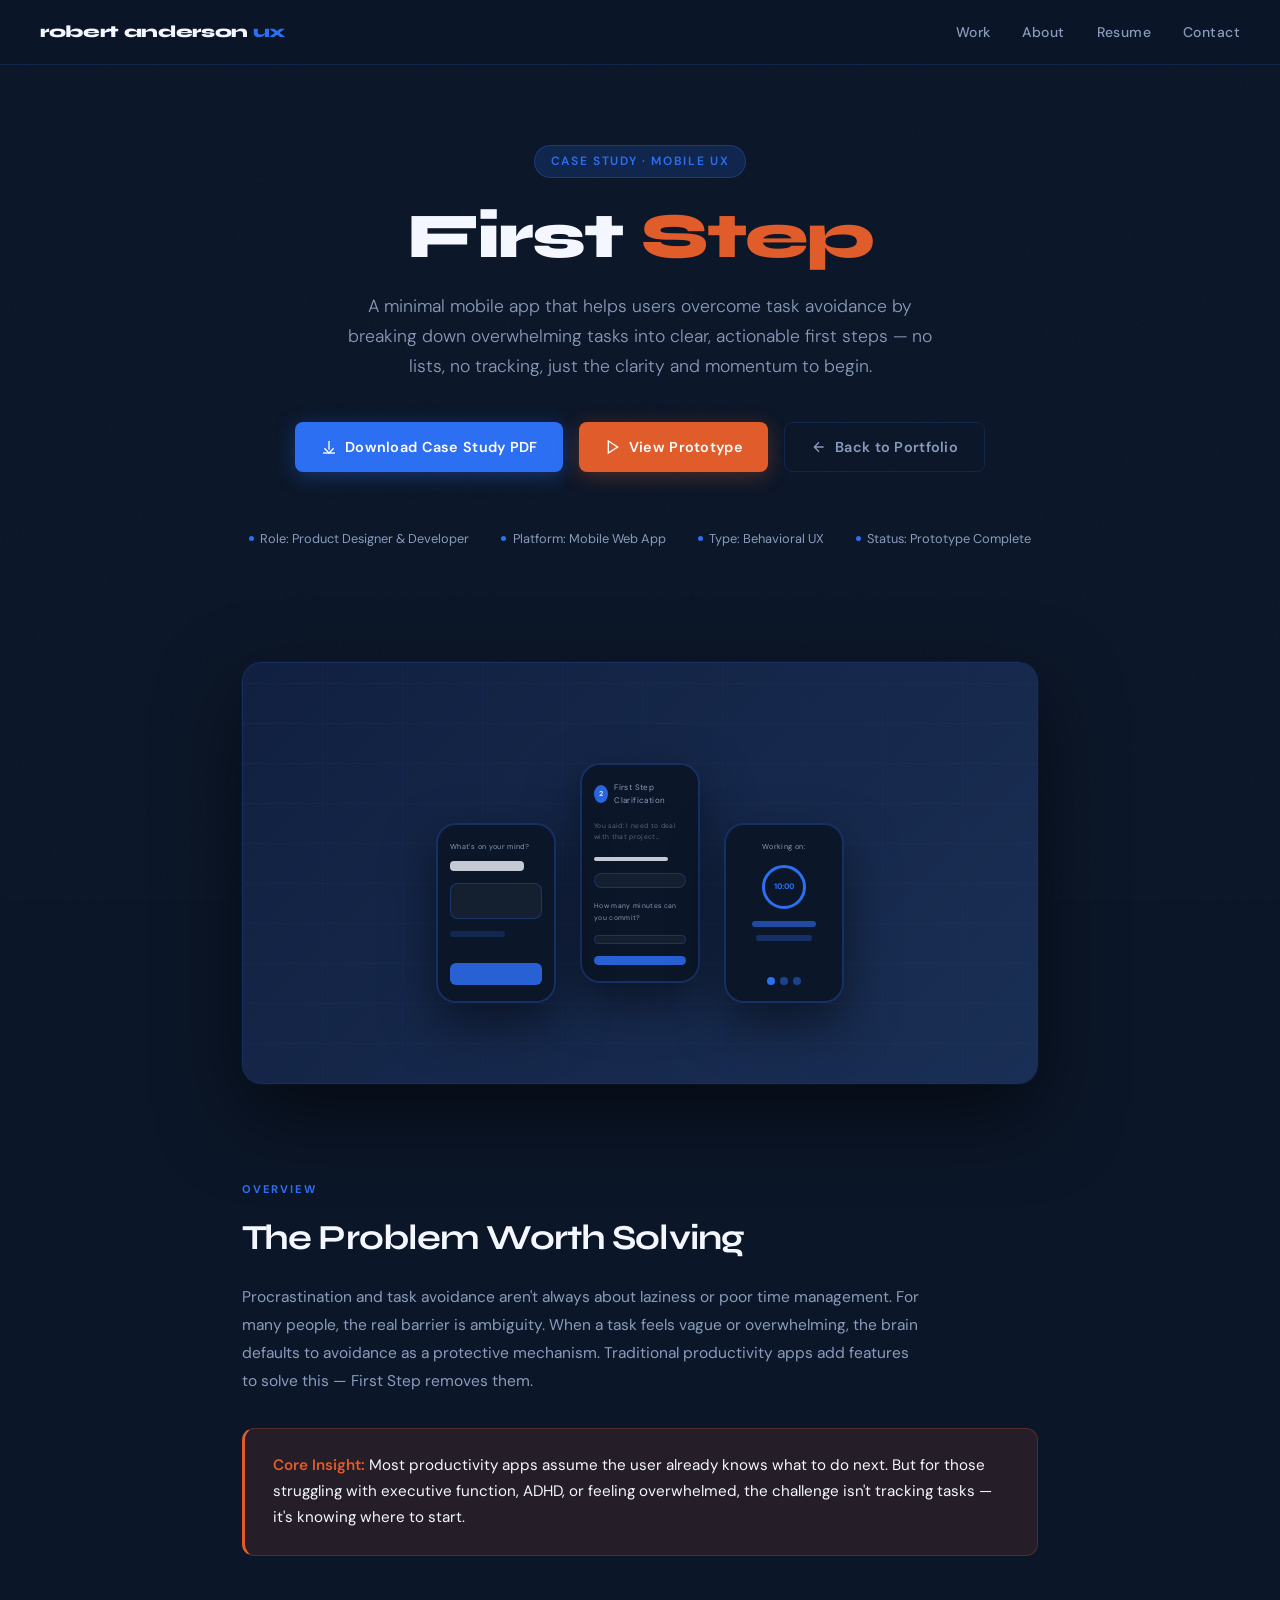
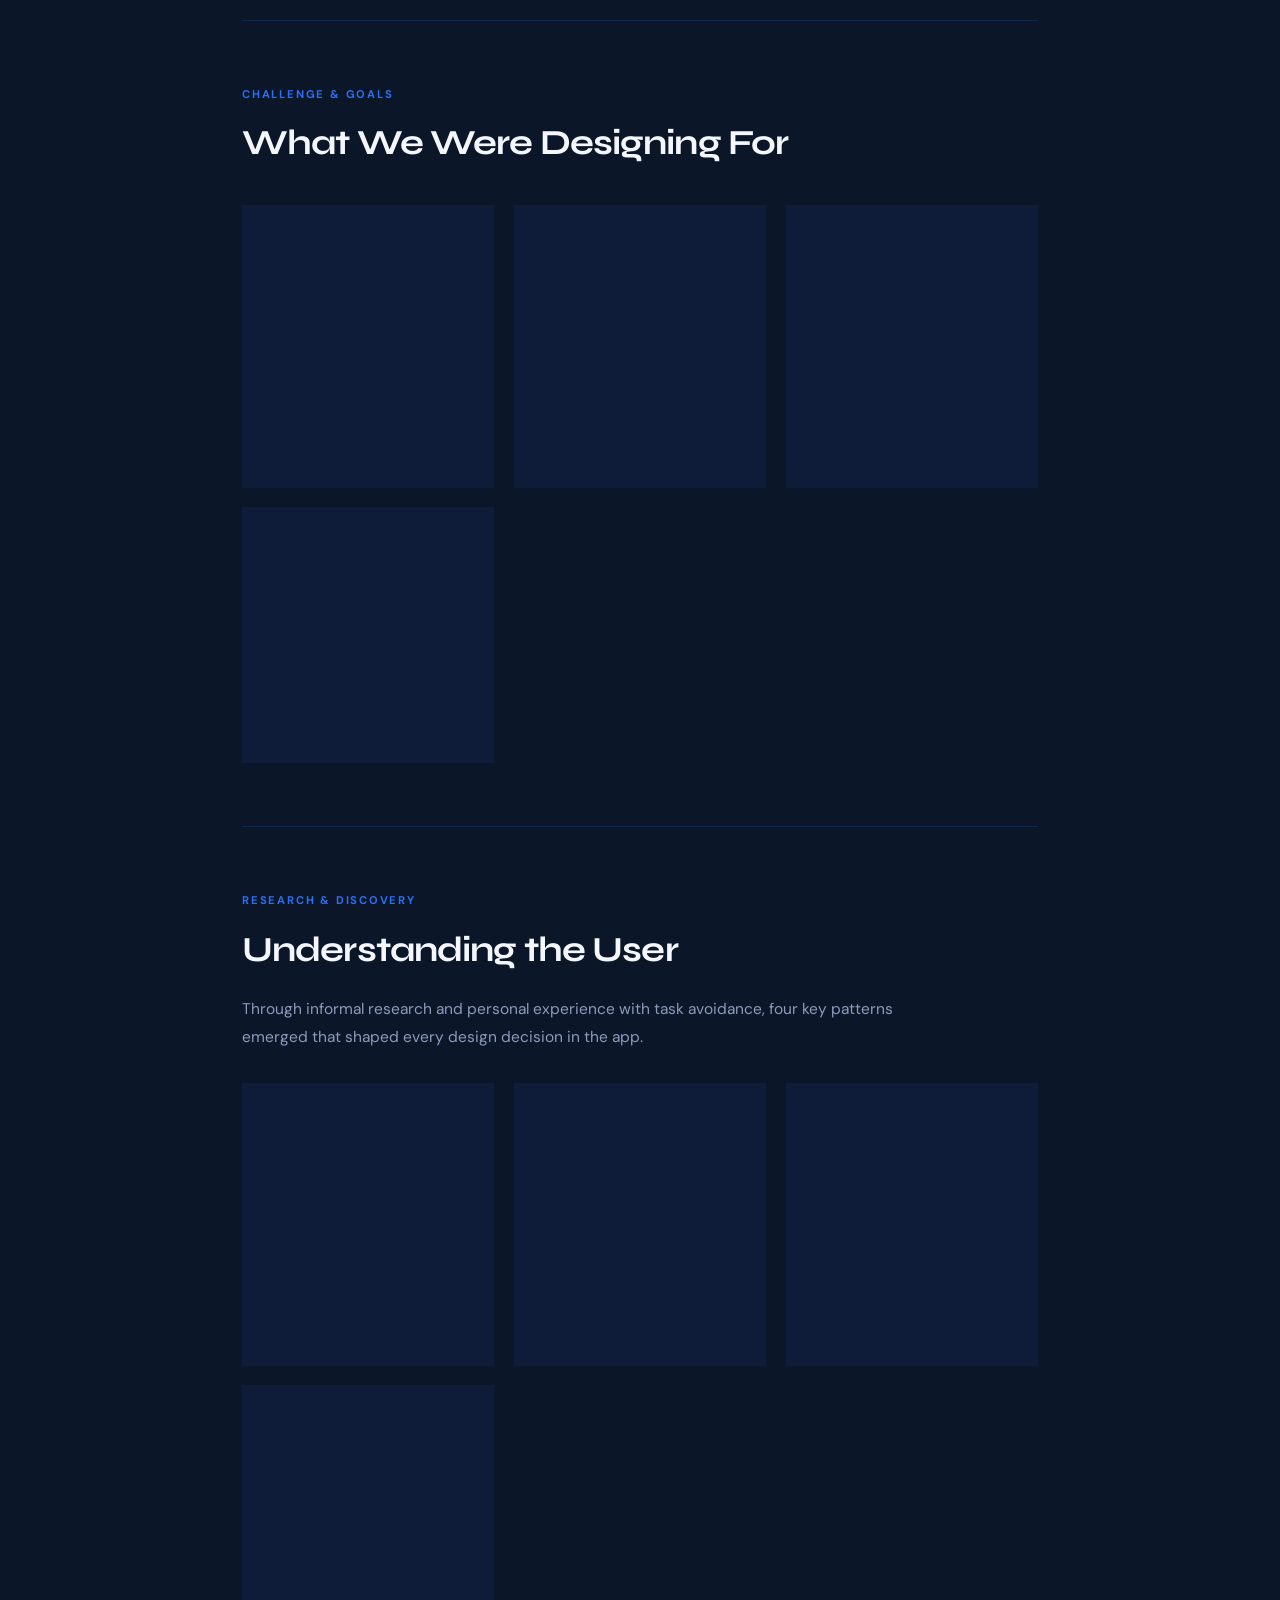
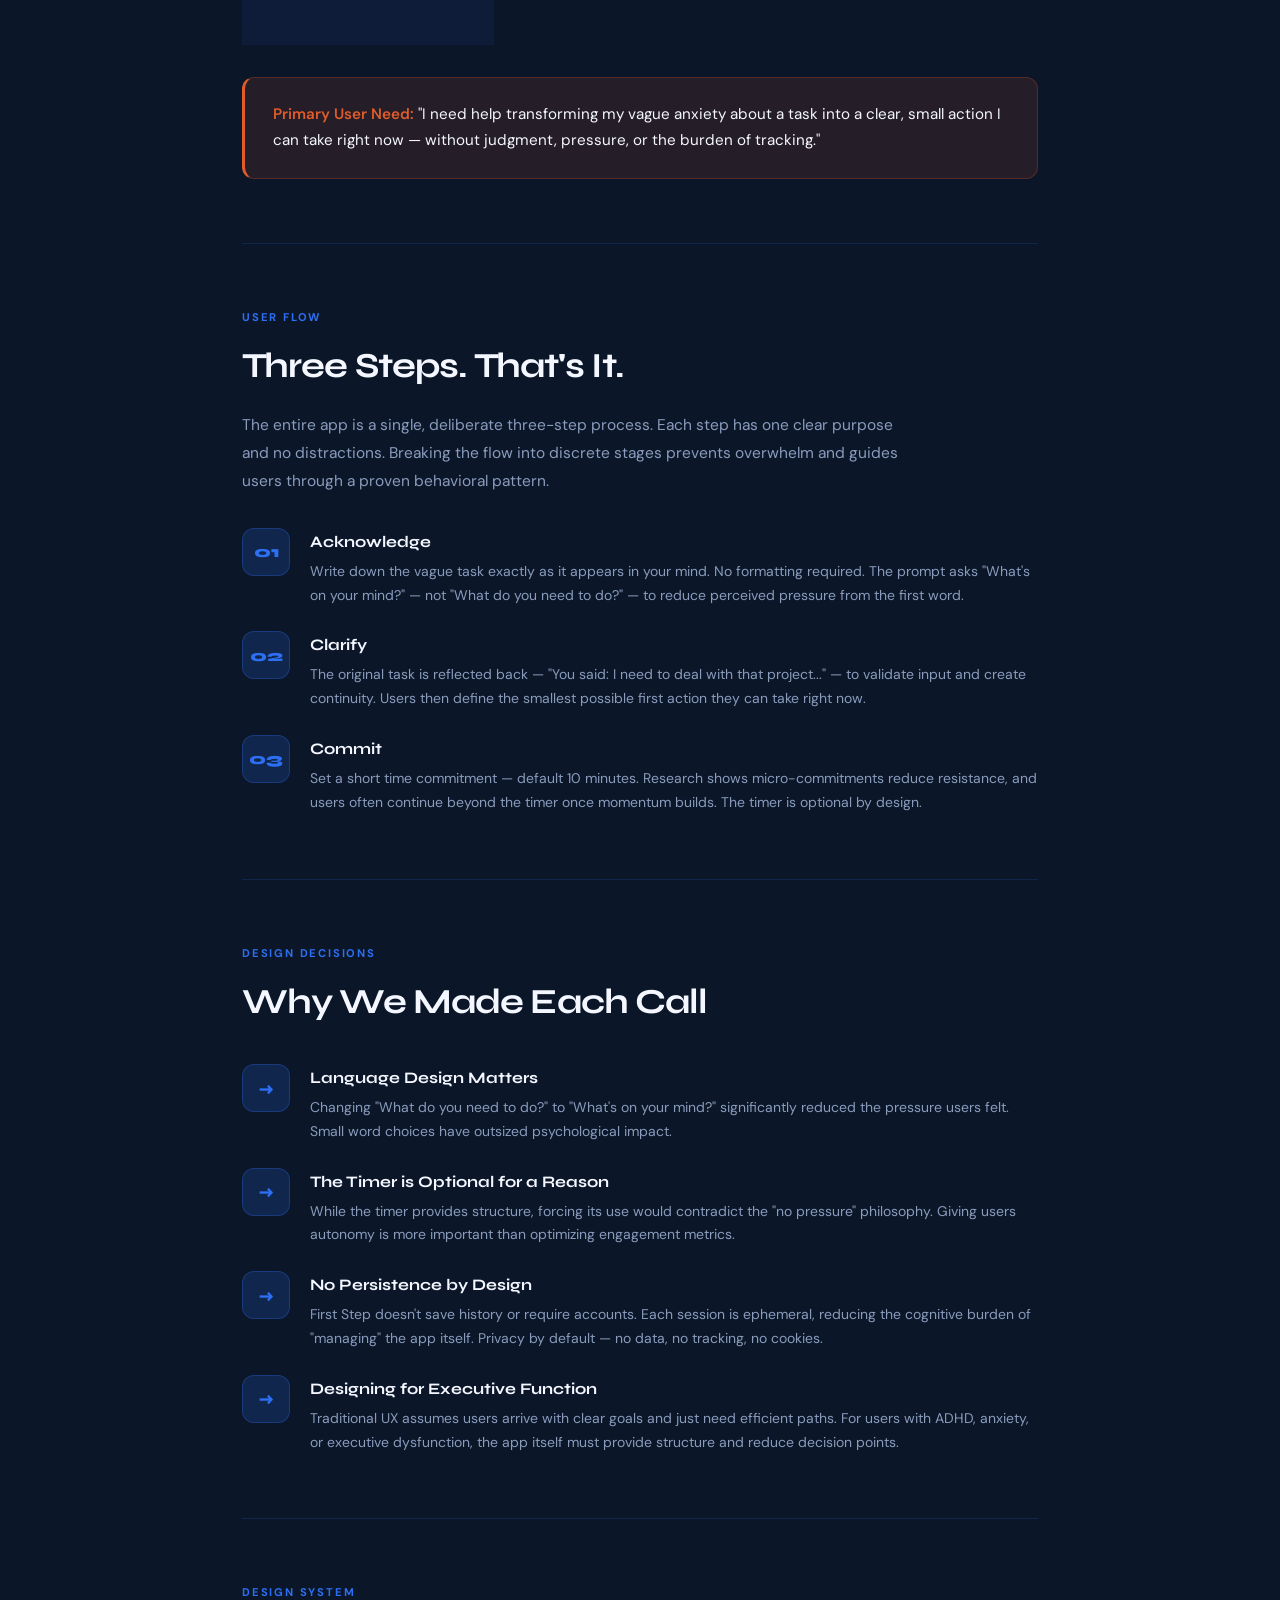
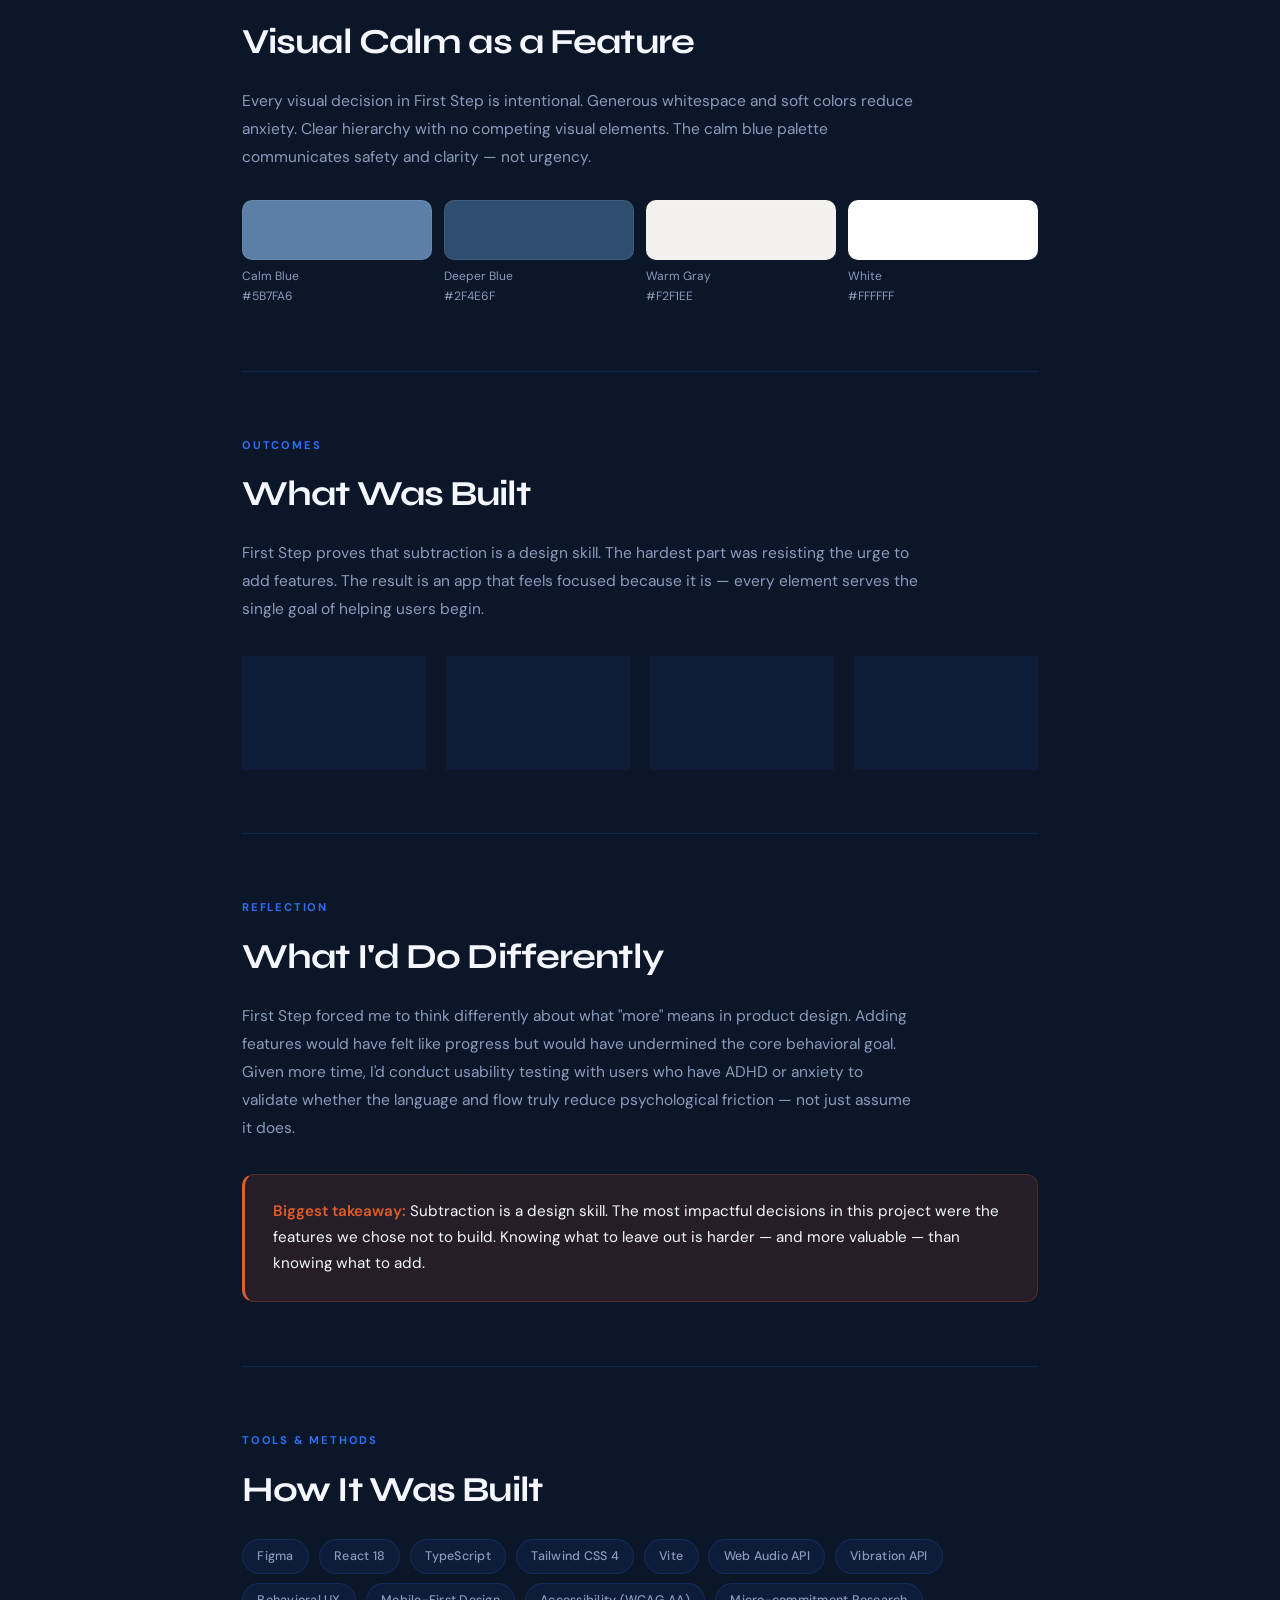
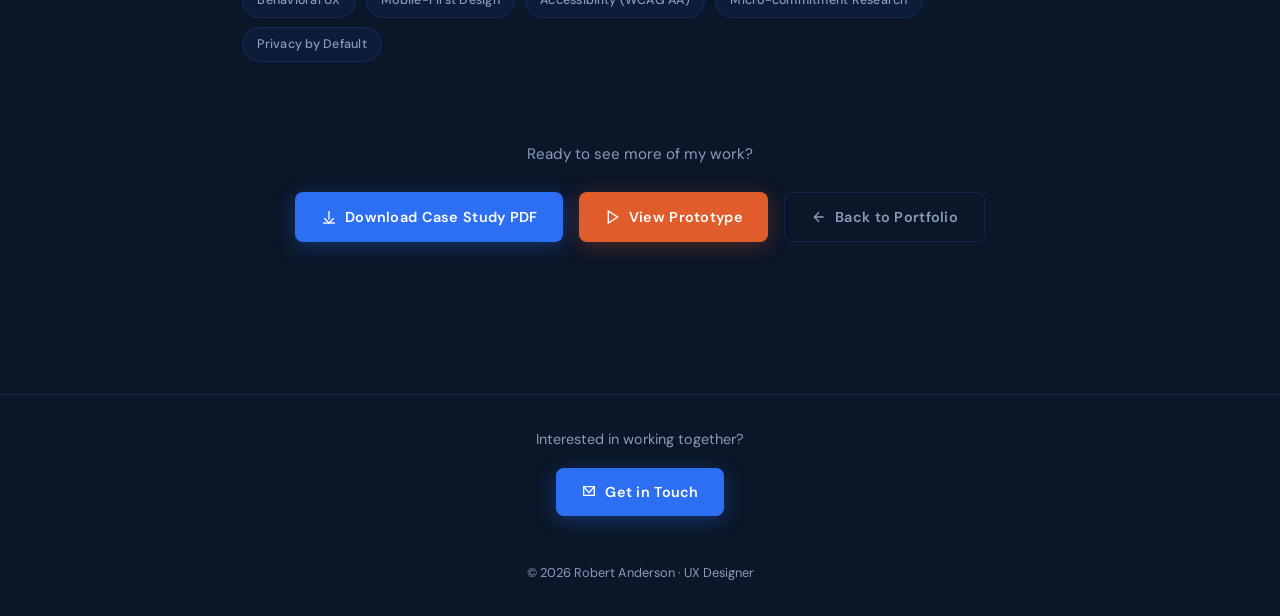
<file: first-step.html>
<!DOCTYPE html>
<html lang="en">
<head>
  <meta charset="UTF-8" />
  <meta name="viewport" content="width=device-width, initial-scale=1.0" />
  <title>First Step · Robert Anderson UX</title>
  <link rel="preconnect" href="https://fonts.googleapis.com" />
  <link rel="preconnect" href="https://fonts.gstatic.com" crossorigin />
  <link href="https://fonts.googleapis.com/css2?family=Syne:wght@400;600;700;800&family=DM+Sans:ital,wght@0,300;0,400;0,500;1,300&display=swap" rel="stylesheet" />
  <style>
    /* ─── DESIGN TOKENS ─── */
    :root {
      --navy:        #0B1628;
      --navy-mid:    #112040;
      --navy-light:  #1A2F55;
      --electric:    #2D6FF2;
      --electric-glow: rgba(45, 111, 242, 0.18);
      --burnt:       #E05C2A;
      --burnt-light: rgba(224, 92, 42, 0.12);
      --white:       #F4F7FF;
      --muted:       #8A9BBC;
      --card-bg:     rgba(17, 32, 64, 0.7);
      --border:      rgba(45, 111, 242, 0.18);
      --font-display: 'Syne', sans-serif;
      --font-body:    'DM Sans', sans-serif;
      --radius:       12px;
      --radius-lg:    20px;
    }

    /* ─── RESET ─── */
    *, *::before, *::after { box-sizing: border-box; margin: 0; padding: 0; }
    html { scroll-behavior: smooth; }
    body {
      background-color: var(--navy);
      color: var(--white);
      font-family: var(--font-body);
      font-size: 1rem;
      line-height: 1.7;
      overflow-x: hidden;
    }
    img { display: block; max-width: 100%; }
    a { color: inherit; text-decoration: none; }

    /* ─── NOISE TEXTURE OVERLAY ─── */
    body::before {
      content: '';
      position: fixed;
      inset: 0;
      background-image: url("data:image/svg+xml,%3Csvg viewBox='0 0 256 256' xmlns='http://www.w3.org/2000/svg'%3E%3Cfilter id='noise'%3E%3CfeTurbulence type='fractalNoise' baseFrequency='0.9' numOctaves='4' stitchTiles='stitch'/%3E%3C/filter%3E%3Crect width='100%25' height='100%25' filter='url(%23noise)' opacity='0.04'/%3E%3C/svg%3E");
      pointer-events: none;
      z-index: 0;
      opacity: 0.5;
    }

    /* ─── NAV ─── */
    nav {
      position: sticky;
      top: 0;
      z-index: 100;
      display: flex;
      align-items: center;
      justify-content: space-between;
      padding: 1.1rem 2.5rem;
      background: rgba(11, 22, 40, 0.88);
      backdrop-filter: blur(14px);
      border-bottom: 1px solid var(--border);
    }
    .nav-logo {
      font-family: var(--font-display);
      font-weight: 800;
      font-size: 1.05rem;
      letter-spacing: -0.02em;
      color: var(--white);
    }
    .nav-logo span { color: var(--electric); }
    .nav-links {
      display: flex;
      gap: 2rem;
      list-style: none;
    }
    .nav-links a {
      font-size: 0.875rem;
      font-weight: 500;
      color: var(--muted);
      letter-spacing: 0.03em;
      transition: color 0.2s;
    }
    .nav-links a:hover { color: var(--white); }

    /* ─── HERO ─── */
    .hero {
      position: relative;
      z-index: 1;
      max-width: 900px;
      margin: 0 auto;
      padding: 5rem 2rem 3rem;
      text-align: center;
    }
    .hero-eyebrow {
      display: inline-block;
      font-size: 0.75rem;
      font-weight: 600;
      letter-spacing: 0.14em;
      text-transform: uppercase;
      color: var(--electric);
      background: var(--electric-glow);
      border: 1px solid rgba(45, 111, 242, 0.3);
      border-radius: 100px;
      padding: 0.35rem 1rem;
      margin-bottom: 1.5rem;
    }
    .hero h1 {
      font-family: var(--font-display);
      font-size: clamp(2.4rem, 6vw, 4rem);
      font-weight: 800;
      line-height: 1.1;
      letter-spacing: -0.03em;
      color: var(--white);
      margin-bottom: 1.2rem;
    }
    .hero h1 em {
      font-style: normal;
      color: var(--burnt);
    }
    .hero-sub {
      font-size: 1.1rem;
      color: var(--muted);
      max-width: 600px;
      margin: 0 auto 2.5rem;
      font-weight: 300;
    }

    /* ─── CTA BUTTONS ─── */
    .cta-group {
      display: flex;
      flex-wrap: wrap;
      gap: 1rem;
      justify-content: center;
      margin-bottom: 3.5rem;
    }
    .btn {
      display: inline-flex;
      align-items: center;
      gap: 0.5rem;
      font-family: var(--font-body);
      font-size: 0.9rem;
      font-weight: 600;
      letter-spacing: 0.02em;
      padding: 0.75rem 1.6rem;
      border-radius: 8px;
      cursor: pointer;
      border: none;
      transition: transform 0.18s ease, box-shadow 0.18s ease, background 0.18s ease;
      text-decoration: none;
    }
    .btn:hover { transform: translateY(-2px); }
    .btn-primary {
      background: var(--electric);
      color: #fff;
      box-shadow: 0 4px 20px rgba(45, 111, 242, 0.35);
    }
    .btn-primary:hover { box-shadow: 0 6px 28px rgba(45, 111, 242, 0.5); }
    .btn-accent {
      background: var(--burnt);
      color: #fff;
      box-shadow: 0 4px 20px rgba(224, 92, 42, 0.3);
    }
    .btn-accent:hover { box-shadow: 0 6px 28px rgba(224, 92, 42, 0.45); }
    .btn-outline {
      background: transparent;
      color: var(--muted);
      border: 1px solid var(--border);
    }
    .btn-outline:hover { color: var(--white); border-color: rgba(45, 111, 242, 0.5); }
    .btn svg { flex-shrink: 0; }

    /* ─── META STRIP ─── */
    .meta-strip {
      display: flex;
      flex-wrap: wrap;
      justify-content: center;
      gap: 0.5rem 2rem;
      font-size: 0.8rem;
      color: var(--muted);
      margin-bottom: 4rem;
    }
    .meta-strip span { display: flex; align-items: center; gap: 0.4rem; }
    .meta-dot {
      width: 5px; height: 5px;
      border-radius: 50%;
      background: var(--electric);
      display: inline-block;
    }

    /* ─── HERO IMAGE FRAME ─── */
    .hero-frame {
      position: relative;
      max-width: 860px;
      margin: 0 auto 6rem;
      z-index: 1;
      padding: 0 2rem;
    }
    .hero-frame-inner {
      border-radius: var(--radius-lg);
      overflow: hidden;
      border: 1px solid var(--border);
      background: var(--navy-mid);
      box-shadow: 0 30px 80px rgba(0,0,0,0.5), 0 0 0 1px rgba(45,111,242,0.08);
    }
    .hero-mockup {
      width: 100%;
      height: 420px;
      background: linear-gradient(135deg, var(--navy-mid) 0%, var(--navy-light) 100%);
      display: flex;
      align-items: center;
      justify-content: center;
      position: relative;
      overflow: hidden;
    }
    .hero-mockup::before {
      content: '';
      position: absolute;
      inset: 0;
      background-image:
        repeating-linear-gradient(
          0deg,
          transparent,
          transparent 39px,
          rgba(45,111,242,0.06) 39px,
          rgba(45,111,242,0.06) 40px
        ),
        repeating-linear-gradient(
          90deg,
          transparent,
          transparent 79px,
          rgba(45,111,242,0.04) 79px,
          rgba(45,111,242,0.04) 80px
        );
    }
    .mockup-phones {
      display: flex;
      align-items: flex-end;
      gap: 1.5rem;
      position: relative;
      z-index: 2;
    }
    .phone {
      width: 120px;
      border-radius: 20px;
      border: 2px solid rgba(45,111,242,0.3);
      background: var(--navy);
      overflow: hidden;
      box-shadow: 0 20px 50px rgba(0,0,0,0.5);
      transition: transform 0.4s ease;
    }
    .phone:hover { transform: translateY(-8px); }
    .phone-tall { height: 220px; }
    .phone-short { height: 180px; transform: translateY(20px); }
    .phone-inner {
      height: 100%;
      padding: 1rem 0.75rem;
      display: flex;
      flex-direction: column;
      gap: 0.5rem;
    }
    .p-label {
      font-size: 0.45rem;
      color: var(--muted);
      letter-spacing: 0.05em;
    }
    .p-heading {
      height: 10px;
      border-radius: 4px;
      background: var(--white);
      opacity: 0.8;
      width: 80%;
    }
    .p-input {
      height: 36px;
      border-radius: 8px;
      border: 1px solid rgba(45,111,242,0.3);
      background: rgba(255,255,255,0.04);
      margin-top: 0.25rem;
    }
    .p-btn {
      height: 22px;
      border-radius: 6px;
      background: var(--electric);
      opacity: 0.85;
      margin-top: auto;
    }
    .p-step-dot {
      width: 18px; height: 18px;
      border-radius: 50%;
      background: var(--electric);
      opacity: 0.9;
      display: flex;
      align-items: center;
      justify-content: center;
      font-size: 0.45rem;
      color: #fff;
      font-weight: 700;
    }
    .p-circle {
      width: 44px; height: 44px;
      border-radius: 50%;
      border: 3px solid var(--electric);
      margin: 0.25rem auto;
      display: flex;
      align-items: center;
      justify-content: center;
      font-size: 0.5rem;
      color: var(--electric);
      font-weight: 700;
    }
    .p-bar {
      height: 6px;
      border-radius: 4px;
      background: var(--electric);
      opacity: 0.5;
    }
    .p-bar-sm { width: 60%; }
    .p-dot-row {
      display: flex;
      gap: 0.3rem;
      margin-top: auto;
    }
    .p-dot {
      width: 8px; height: 8px;
      border-radius: 50%;
      background: var(--electric);
      opacity: 0.5;
    }
    .p-dot.active { opacity: 1; }

    /* ─── MAIN CONTENT ─── */
    .content-wrap {
      max-width: 860px;
      margin: 0 auto;
      padding: 0 2rem;
      position: relative;
      z-index: 1;
    }

    /* ─── SECTION LABEL ─── */
    .section-label {
      font-size: 0.7rem;
      font-weight: 700;
      letter-spacing: 0.16em;
      text-transform: uppercase;
      color: var(--electric);
      margin-bottom: 0.6rem;
    }
    .section-title {
      font-family: var(--font-display);
      font-size: clamp(1.5rem, 3vw, 2.2rem);
      font-weight: 700;
      letter-spacing: -0.025em;
      color: var(--white);
      margin-bottom: 1rem;
    }
    .section-body {
      color: var(--muted);
      font-size: 0.97rem;
      line-height: 1.8;
      max-width: 680px;
    }

    /* ─── DIVIDER ─── */
    .divider {
      height: 1px;
      background: var(--border);
      margin: 4rem 0;
    }

    /* ─── CARDS GRID ─── */
    .cards-grid {
      display: grid;
      grid-template-columns: repeat(auto-fit, minmax(240px, 1fr));
      gap: 1.25rem;
      margin-top: 2rem;
    }
    .card {
      background: var(--card-bg);
      border: 1px solid var(--border);
      border-radius: var(--radius);
      padding: 1.5rem;
      backdrop-filter: blur(8px);
      transition: border-color 0.2s, transform 0.2s;
    }
    .card:hover {
      border-color: rgba(45, 111, 242, 0.4);
      transform: translateY(-3px);
    }
    .card-icon {
      width: 40px; height: 40px;
      border-radius: 10px;
      display: flex; align-items: center; justify-content: center;
      margin-bottom: 1rem;
      font-size: 1.2rem;
    }
    .card-icon-blue { background: var(--electric-glow); }
    .card-icon-burnt { background: var(--burnt-light); }
    .card h3 {
      font-family: var(--font-display);
      font-size: 1rem;
      font-weight: 700;
      color: var(--white);
      margin-bottom: 0.4rem;
    }
    .card p {
      font-size: 0.875rem;
      color: var(--muted);
      line-height: 1.65;
    }

    /* ─── PROCESS STEPS ─── */
    .process-list { margin-top: 2rem; display: flex; flex-direction: column; gap: 1.5rem; }
    .process-step {
      display: grid;
      grid-template-columns: 48px 1fr;
      gap: 1.25rem;
      align-items: start;
    }
    .step-num {
      width: 48px; height: 48px;
      border-radius: 12px;
      background: var(--electric-glow);
      border: 1px solid rgba(45,111,242,0.3);
      display: flex; align-items: center; justify-content: center;
      font-family: var(--font-display);
      font-size: 1rem;
      font-weight: 800;
      color: var(--electric);
      flex-shrink: 0;
    }
    .step-content h4 {
      font-family: var(--font-display);
      font-size: 1rem;
      font-weight: 700;
      color: var(--white);
      margin-bottom: 0.3rem;
    }
    .step-content p { font-size: 0.875rem; color: var(--muted); }

    /* ─── INSIGHT CALLOUT ─── */
    .insight-box {
      background: var(--burnt-light);
      border: 1px solid rgba(224, 92, 42, 0.25);
      border-left: 3px solid var(--burnt);
      border-radius: var(--radius);
      padding: 1.5rem 1.75rem;
      margin: 2rem 0;
      font-size: 0.95rem;
      color: var(--white);
      line-height: 1.7;
    }
    .insight-box strong { color: var(--burnt); font-weight: 600; }

    /* ─── OUTCOMES GRID ─── */
    .outcomes-grid {
      display: grid;
      grid-template-columns: repeat(auto-fit, minmax(160px, 1fr));
      gap: 1.25rem;
      margin-top: 2rem;
    }
    .outcome-card {
      background: var(--card-bg);
      border: 1px solid var(--border);
      border-radius: var(--radius);
      padding: 1.5rem 1.25rem;
      text-align: center;
      backdrop-filter: blur(8px);
    }
    .outcome-num {
      font-family: var(--font-display);
      font-size: 2.2rem;
      font-weight: 800;
      color: var(--electric);
      line-height: 1;
      margin-bottom: 0.4rem;
    }
    .outcome-label { font-size: 0.8rem; color: var(--muted); }

    /* ─── TOOLS PILLS ─── */
    .tools-list {
      display: flex;
      flex-wrap: wrap;
      gap: 0.6rem;
      margin-top: 1.25rem;
    }
    .pill {
      font-size: 0.78rem;
      font-weight: 500;
      padding: 0.35rem 0.9rem;
      border-radius: 100px;
      background: var(--card-bg);
      border: 1px solid var(--border);
      color: var(--muted);
      letter-spacing: 0.02em;
    }

    /* ─── BOTTOM CTA ─── */
    .bottom-cta {
      text-align: center;
      padding: 5rem 2rem 6rem;
      position: relative;
      z-index: 1;
    }
    .bottom-cta p {
      color: var(--muted);
      margin-bottom: 1.5rem;
      font-size: 0.95rem;
    }

    /* ─── FOOTER ─── */
    footer {
      border-top: 1px solid var(--border);
      padding: 2rem 2.5rem;
      display: flex;
      justify-content: space-between;
      align-items: center;
      font-size: 0.8rem;
      color: var(--muted);
      position: relative;
      z-index: 1;
    }

    /* ─── FADE IN ANIMATION ─── */
    @keyframes fadeUp {
      from { opacity: 0; transform: translateY(24px); }
      to   { opacity: 1; transform: translateY(0); }
    }
    .fade-up { animation: fadeUp 0.7s ease both; }
    .fade-up-1 { animation-delay: 0.1s; }
    .fade-up-2 { animation-delay: 0.22s; }
    .fade-up-3 { animation-delay: 0.34s; }
    .fade-up-4 { animation-delay: 0.46s; }

    /* ─── RESPONSIVE ─── */
    @media (max-width: 640px) {
      nav { padding: 1rem 1.25rem; }
      .nav-links { gap: 1.2rem; }
      .hero { padding: 3.5rem 1.25rem 2rem; }
      .content-wrap { padding: 0 1.25rem; }
      .hero-frame { padding: 0 1.25rem; }
      footer { flex-direction: column; gap: 0.75rem; text-align: center; }
      .mockup-phones { gap: 1rem; }
      .phone { width: 96px; }
    }
  </style>
</head>
<body>

  <!-- ─── NAV ─── -->
  <nav>
    <a href="index.html" class="nav-logo">robert anderson <span>ux</span></a>
    <ul class="nav-links">
      <li><a href="index.html#work">Work</a></li>
      <li><a href="index.html#about">About</a></li>
      <li><a href="index.html#resume">Resume</a></li>
      <li><a href="index.html#contact">Contact</a></li>
    </ul>
  </nav>

  <!-- ─── HERO ─── -->
  <section class="hero">
    <div class="hero-eyebrow fade-up fade-up-1">Case Study · Mobile UX</div>
    <h1 class="fade-up fade-up-2">First <em>Step</em></h1>
    <p class="hero-sub fade-up fade-up-3">
      A minimal mobile app that helps users overcome task avoidance by breaking down
      overwhelming tasks into clear, actionable first steps — no lists, no tracking,
      just the clarity and momentum to begin.
    </p>
    <div class="cta-group fade-up fade-up-4">
      <a href="First Step mobile app Case Study.pdf" download class="btn btn-primary">
        <svg width="16" height="16" fill="none" stroke="currentColor" stroke-width="2" viewBox="0 0 24 24"><path d="M12 3v13M5 14l7 7 7-7"/><path d="M3 21h18"/></svg>
        Download Case Study PDF
      </a>
      <a href="https://www.figma.com/make/zMLY4SVuLFJdtPJ8vviNi5/First-Step-mobile-app?p=f&t=UcRlJLoWm68962rE-0&fullscreen=1" target="_blank" class="btn btn-accent">
        <svg width="16" height="16" fill="none" stroke="currentColor" stroke-width="2" viewBox="0 0 24 24"><polygon points="5 3 19 12 5 21 5 3"/></svg>
        View Prototype
      </a>
      <a href="index.html" class="btn btn-outline">
        <svg width="16" height="16" fill="none" stroke="currentColor" stroke-width="2" viewBox="0 0 24 24"><path d="M19 12H5M12 5l-7 7 7 7"/></svg>
        Back to Portfolio
      </a>
    </div>
    <div class="meta-strip fade-up fade-up-4">
      <span><span class="meta-dot"></span> Role: Product Designer &amp; Developer</span>
      <span><span class="meta-dot"></span> Platform: Mobile Web App</span>
      <span><span class="meta-dot"></span> Type: Behavioral UX</span>
      <span><span class="meta-dot"></span> Status: Prototype Complete</span>
    </div>
  </section>

  <!-- ─── HERO MOCKUP FRAME ─── -->
  <div class="hero-frame fade-up fade-up-4">
    <div class="hero-frame-inner">
      <div class="hero-mockup">
        <div class="mockup-phones">
          <!-- Phone 1 — Welcome / Task Input -->
          <div class="phone phone-short">
            <div class="phone-inner">
              <div class="p-label">What's on your mind?</div>
              <div class="p-heading"></div>
              <div class="p-input"></div>
              <div class="p-bar p-bar-sm" style="opacity:0.2; margin-top:0.25rem;"></div>
              <div class="p-btn"></div>
            </div>
          </div>
          <!-- Phone 2 — Clarification (center, tallest) -->
          <div class="phone phone-tall">
            <div class="phone-inner">
              <div style="display:flex; align-items:center; gap:0.4rem; margin-bottom:0.25rem;">
                <div class="p-step-dot">2</div>
                <div class="p-label" style="font-size:0.5rem;">First Step Clarification</div>
              </div>
              <div class="p-label" style="opacity:0.6; font-size:0.42rem;">You said: I need to deal with that project...</div>
              <div class="p-heading" style="margin-top:0.4rem;"></div>
              <div class="p-input"></div>
              <div class="p-label" style="margin-top:0.25rem; font-size:0.42rem;">How many minutes can you commit?</div>
              <div class="p-input" style="height:20px;"></div>
              <div class="p-btn" style="background: var(--electric); margin-top:0.25rem;"></div>
            </div>
          </div>
          <!-- Phone 3 — Timer Active -->
          <div class="phone phone-short">
            <div class="phone-inner">
              <div class="p-label" style="text-align:center;">Working on:</div>
              <div class="p-circle">10:00</div>
              <div class="p-bar" style="width:70%; margin:0 auto; opacity:0.6;"></div>
              <div class="p-bar p-bar-sm" style="margin:0 auto; opacity:0.3;"></div>
              <div class="p-dot-row" style="justify-content:center;">
                <div class="p-dot active"></div>
                <div class="p-dot"></div>
                <div class="p-dot"></div>
              </div>
            </div>
          </div>
        </div>
      </div>
    </div>
  </div>

  <!-- ─── MAIN CONTENT ─── -->
  <div class="content-wrap">

    <!-- Overview -->
    <section>
      <div class="section-label">Overview</div>
      <h2 class="section-title">The Problem Worth Solving</h2>
      <p class="section-body">
        Procrastination and task avoidance aren't always about laziness or poor time management.
        For many people, the real barrier is ambiguity. When a task feels vague or overwhelming,
        the brain defaults to avoidance as a protective mechanism. Traditional productivity apps
        add features to solve this — First Step removes them.
      </p>
      <div class="insight-box">
        <strong>Core Insight:</strong> Most productivity apps assume the user already knows what
        to do next. But for those struggling with executive function, ADHD, or feeling overwhelmed,
        the challenge isn't tracking tasks — it's knowing where to start.
      </div>
    </section>

    <div class="divider"></div>

    <!-- Challenge + Goals -->
    <section>
      <div class="section-label">Challenge &amp; Goals</div>
      <h2 class="section-title">What We Were Designing For</h2>
      <div class="cards-grid">
        <div class="card">
          <div class="card-icon card-icon-blue">🧠</div>
          <h3>Reduce Cognitive Load</h3>
          <p>Show only essential information at any given moment. No competing elements, no decision fatigue — one clear next step.</p>
        </div>
        <div class="card">
          <div class="card-icon card-icon-burnt">🎯</div>
          <h3>Transform Vague Into Actionable</h3>
          <p>Guide users through a three-step process that converts abstract anxiety into a concrete, small commitment they can act on immediately.</p>
        </div>
        <div class="card">
          <div class="card-icon card-icon-blue">🛡️</div>
          <h3>Create Emotional Safety</h3>
          <p>Use encouraging language that is never demanding. Explicitly give users permission to stop — the goal is starting, not finishing.</p>
        </div>
        <div class="card">
          <div class="card-icon card-icon-burnt">✂️</div>
          <h3>Intentional Subtraction</h3>
          <p>No accounts, no task lists, no history, no gamification. Every "what if users want..." idea was evaluated against the core behavioral goal.</p>
        </div>
      </div>
    </section>

    <div class="divider"></div>

    <!-- Research -->
    <section>
      <div class="section-label">Research &amp; Discovery</div>
      <h2 class="section-title">Understanding the User</h2>
      <p class="section-body">
        Through informal research and personal experience with task avoidance, four key patterns
        emerged that shaped every design decision in the app.
      </p>
      <div class="cards-grid" style="margin-top: 2rem;">
        <div class="card">
          <div class="card-icon card-icon-blue">💬</div>
          <h3>Vague Language Creates Barriers</h3>
          <p>"Deal with that project" or "organize workspace" are too abstract to act on. The brain stalls when it can't picture the first move.</p>
        </div>
        <div class="card">
          <div class="card-icon card-icon-burnt">⚙️</div>
          <h3>Feature Overload Increases Friction</h3>
          <p>Complex apps with categories, tags, and priorities add decision fatigue before the user even starts working.</p>
        </div>
        <div class="card">
          <div class="card-icon card-icon-blue">🔄</div>
          <h3>All-or-Nothing Thinking</h3>
          <p>Users feel they need to complete the entire task or not start at all. Micro-commitments break this pattern.</p>
        </div>
        <div class="card">
          <div class="card-icon card-icon-burnt">😔</div>
          <h3>Guilt &amp; Tracking Backfire</h3>
          <p>Productivity metrics and incomplete task lists create shame, not motivation. First Step tracks nothing.</p>
        </div>
      </div>

      <div class="insight-box" style="margin-top: 2rem;">
        <strong>Primary User Need:</strong> "I need help transforming my vague anxiety about a task
        into a clear, small action I can take right now — without judgment, pressure, or the burden
        of tracking."
      </div>
    </section>

    <div class="divider"></div>

    <!-- User Flow -->
    <section>
      <div class="section-label">User Flow</div>
      <h2 class="section-title">Three Steps. That's It.</h2>
      <p class="section-body">
        The entire app is a single, deliberate three-step process. Each step has one clear purpose
        and no distractions. Breaking the flow into discrete stages prevents overwhelm and guides
        users through a proven behavioral pattern.
      </p>
      <div class="process-list">
        <div class="process-step">
          <div class="step-num">01</div>
          <div class="step-content">
            <h4>Acknowledge</h4>
            <p>Write down the vague task exactly as it appears in your mind. No formatting required. The prompt asks "What's on your mind?" — not "What do you need to do?" — to reduce perceived pressure from the first word.</p>
          </div>
        </div>
        <div class="process-step">
          <div class="step-num">02</div>
          <div class="step-content">
            <h4>Clarify</h4>
            <p>The original task is reflected back — "You said: I need to deal with that project..." — to validate input and create continuity. Users then define the smallest possible first action they can take right now.</p>
          </div>
        </div>
        <div class="process-step">
          <div class="step-num">03</div>
          <div class="step-content">
            <h4>Commit</h4>
            <p>Set a short time commitment — default 10 minutes. Research shows micro-commitments reduce resistance, and users often continue beyond the timer once momentum builds. The timer is optional by design.</p>
          </div>
        </div>
      </div>
    </section>

    <div class="divider"></div>

    <!-- Design Decisions -->
    <section>
      <div class="section-label">Design Decisions</div>
      <h2 class="section-title">Why We Made Each Call</h2>
      <div class="process-list">
        <div class="process-step">
          <div class="step-num">→</div>
          <div class="step-content">
            <h4>Language Design Matters</h4>
            <p>Changing "What do you need to do?" to "What's on your mind?" significantly reduced the pressure users felt. Small word choices have outsized psychological impact.</p>
          </div>
        </div>
        <div class="process-step">
          <div class="step-num">→</div>
          <div class="step-content">
            <h4>The Timer is Optional for a Reason</h4>
            <p>While the timer provides structure, forcing its use would contradict the "no pressure" philosophy. Giving users autonomy is more important than optimizing engagement metrics.</p>
          </div>
        </div>
        <div class="process-step">
          <div class="step-num">→</div>
          <div class="step-content">
            <h4>No Persistence by Design</h4>
            <p>First Step doesn't save history or require accounts. Each session is ephemeral, reducing the cognitive burden of "managing" the app itself. Privacy by default — no data, no tracking, no cookies.</p>
          </div>
        </div>
        <div class="process-step">
          <div class="step-num">→</div>
          <div class="step-content">
            <h4>Designing for Executive Function</h4>
            <p>Traditional UX assumes users arrive with clear goals and just need efficient paths. For users with ADHD, anxiety, or executive dysfunction, the app itself must provide structure and reduce decision points.</p>
          </div>
        </div>
      </div>
    </section>

    <div class="divider"></div>

    <!-- Design System -->
    <section>
      <div class="section-label">Design System</div>
      <h2 class="section-title">Visual Calm as a Feature</h2>
      <p class="section-body">
        Every visual decision in First Step is intentional. Generous whitespace and soft colors
        reduce anxiety. Clear hierarchy with no competing visual elements. The calm blue palette
        communicates safety and clarity — not urgency.
      </p>
      <div style="display:flex; flex-wrap:wrap; gap:0.75rem; margin-top:1.75rem;">
        <div style="flex:1; min-width:100px;">
          <div style="height:60px; border-radius:10px; background:#5B7FA6; border:1px solid rgba(255,255,255,0.08);"></div>
          <p style="font-size:0.75rem; color:var(--muted); margin-top:0.4rem;">Calm Blue<br>#5B7FA6</p>
        </div>
        <div style="flex:1; min-width:100px;">
          <div style="height:60px; border-radius:10px; background:#2F4E6F; border:1px solid rgba(255,255,255,0.08);"></div>
          <p style="font-size:0.75rem; color:var(--muted); margin-top:0.4rem;">Deeper Blue<br>#2F4E6F</p>
        </div>
        <div style="flex:1; min-width:100px;">
          <div style="height:60px; border-radius:10px; background:#F2F1EE; border:1px solid rgba(255,255,255,0.08);"></div>
          <p style="font-size:0.75rem; color:var(--muted); margin-top:0.4rem;">Warm Gray<br>#F2F1EE</p>
        </div>
        <div style="flex:1; min-width:100px;">
          <div style="height:60px; border-radius:10px; background:#FFFFFF; border:1px solid rgba(255,255,255,0.15);"></div>
          <p style="font-size:0.75rem; color:var(--muted); margin-top:0.4rem;">White<br>#FFFFFF</p>
        </div>
      </div>
    </section>

    <div class="divider"></div>

    <!-- Outcomes -->
    <section>
      <div class="section-label">Outcomes</div>
      <h2 class="section-title">What Was Built</h2>
      <p class="section-body">
        First Step proves that subtraction is a design skill. The hardest part was resisting
        the urge to add features. The result is an app that feels focused because it is —
        every element serves the single goal of helping users begin.
      </p>
      <div class="outcomes-grid">
        <div class="outcome-card">
          <div class="outcome-num">100%</div>
          <div class="outcome-label">Mobile Optimized</div>
        </div>
        <div class="outcome-card">
          <div class="outcome-num">Zero</div>
          <div class="outcome-label">External Dependencies</div>
        </div>
        <div class="outcome-card">
          <div class="outcome-num">3</div>
          <div class="outcome-label">Step User Flow</div>
        </div>
        <div class="outcome-card">
          <div class="outcome-num">0</div>
          <div class="outcome-label">Data Stored or Tracked</div>
        </div>
      </div>
    </section>

    <div class="divider"></div>

    <!-- Reflection -->
    <section>
      <div class="section-label">Reflection</div>
      <h2 class="section-title">What I'd Do Differently</h2>
      <p class="section-body">
        First Step forced me to think differently about what "more" means in product design.
        Adding features would have felt like progress but would have undermined the core
        behavioral goal. Given more time, I'd conduct usability testing with users who have ADHD
        or anxiety to validate whether the language and flow truly reduce psychological friction —
        not just assume it does.
      </p>
      <div class="insight-box" style="margin-top:2rem;">
        <strong>Biggest takeaway:</strong> Subtraction is a design skill. The most impactful
        decisions in this project were the features we chose not to build. Knowing what to leave
        out is harder — and more valuable — than knowing what to add.
      </div>
    </section>

    <div class="divider"></div>

    <!-- Tools -->
    <section>
      <div class="section-label">Tools &amp; Methods</div>
      <h2 class="section-title">How It Was Built</h2>
      <div class="tools-list">
        <span class="pill">Figma</span>
        <span class="pill">React 18</span>
        <span class="pill">TypeScript</span>
        <span class="pill">Tailwind CSS 4</span>
        <span class="pill">Vite</span>
        <span class="pill">Web Audio API</span>
        <span class="pill">Vibration API</span>
        <span class="pill">Behavioral UX</span>
        <span class="pill">Mobile-First Design</span>
        <span class="pill">Accessibility (WCAG AA)</span>
        <span class="pill">Micro-commitment Research</span>
        <span class="pill">Privacy by Default</span>
      </div>
    </section>

  </div><!-- /content-wrap -->

  <!-- ─── BOTTOM CTA ─── -->
  <div class="bottom-cta">
    <p>Ready to see more of my work?</p>
    <div class="cta-group">
      <a href="First Step mobile app Case Study.pdf" download class="btn btn-primary">
        <svg width="16" height="16" fill="none" stroke="currentColor" stroke-width="2" viewBox="0 0 24 24"><path d="M12 3v13M5 14l7 7 7-7"/><path d="M3 21h18"/></svg>
        Download Case Study PDF
      </a>
      <a href="https://www.figma.com/make/zMLY4SVuLFJdtPJ8vviNi5/First-Step-mobile-app?p=f&t=UcRlJLoWm68962rE-0&fullscreen=1" target="_blank" class="btn btn-accent">
        <svg width="16" height="16" fill="none" stroke="currentColor" stroke-width="2" viewBox="0 0 24 24"><polygon points="5 3 19 12 5 21 5 3"/></svg>
        View Prototype
      </a>
      <a href="index.html" class="btn btn-outline">
        <svg width="16" height="16" fill="none" stroke="currentColor" stroke-width="2" viewBox="0 0 24 24"><path d="M19 12H5M12 5l-7 7 7 7"/></svg>
        Back to Portfolio
      </a>
    </div>
  </div>

  <!-- ─── FOOTER ─── -->
  <footer>
    <div style="text-align:center; width:100%;">
      <p style="font-size:0.9rem; color:var(--muted); margin-bottom:1rem;">
        Interested in working together?
      </p>
      <a href="index.html#contact" class="btn btn-primary" style="margin-bottom:1.5rem;">
        <svg width="16" height="16" fill="none" stroke="currentColor" stroke-width="2" viewBox="0 0 24 24">
          <path d="M4 4h16v13H4z"/><path d="M4 4l8 9 8-9"/>
        </svg>
        Get in Touch
      </a>
      <br><br>
      <span>© 2026 Robert Anderson · UX Designer</span>
    </div>
  </footer>

</body>
</html>
</file>
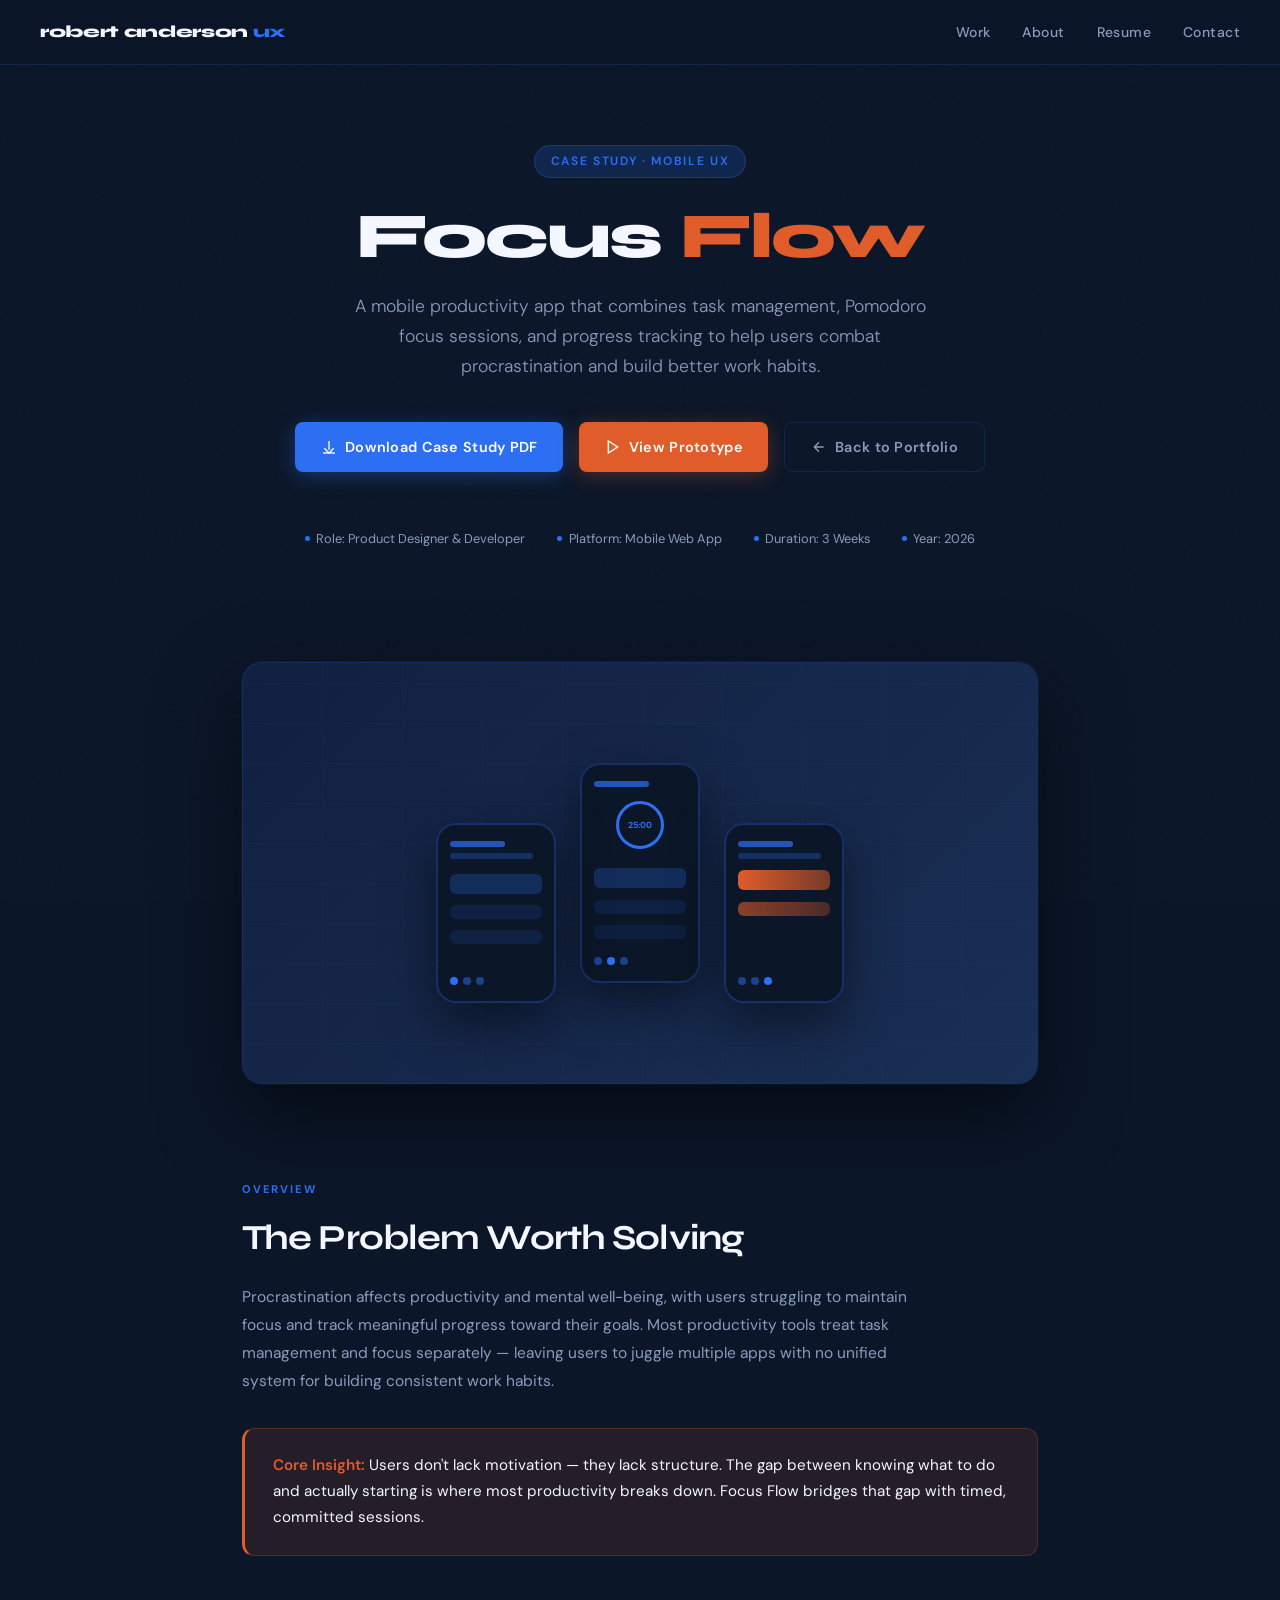
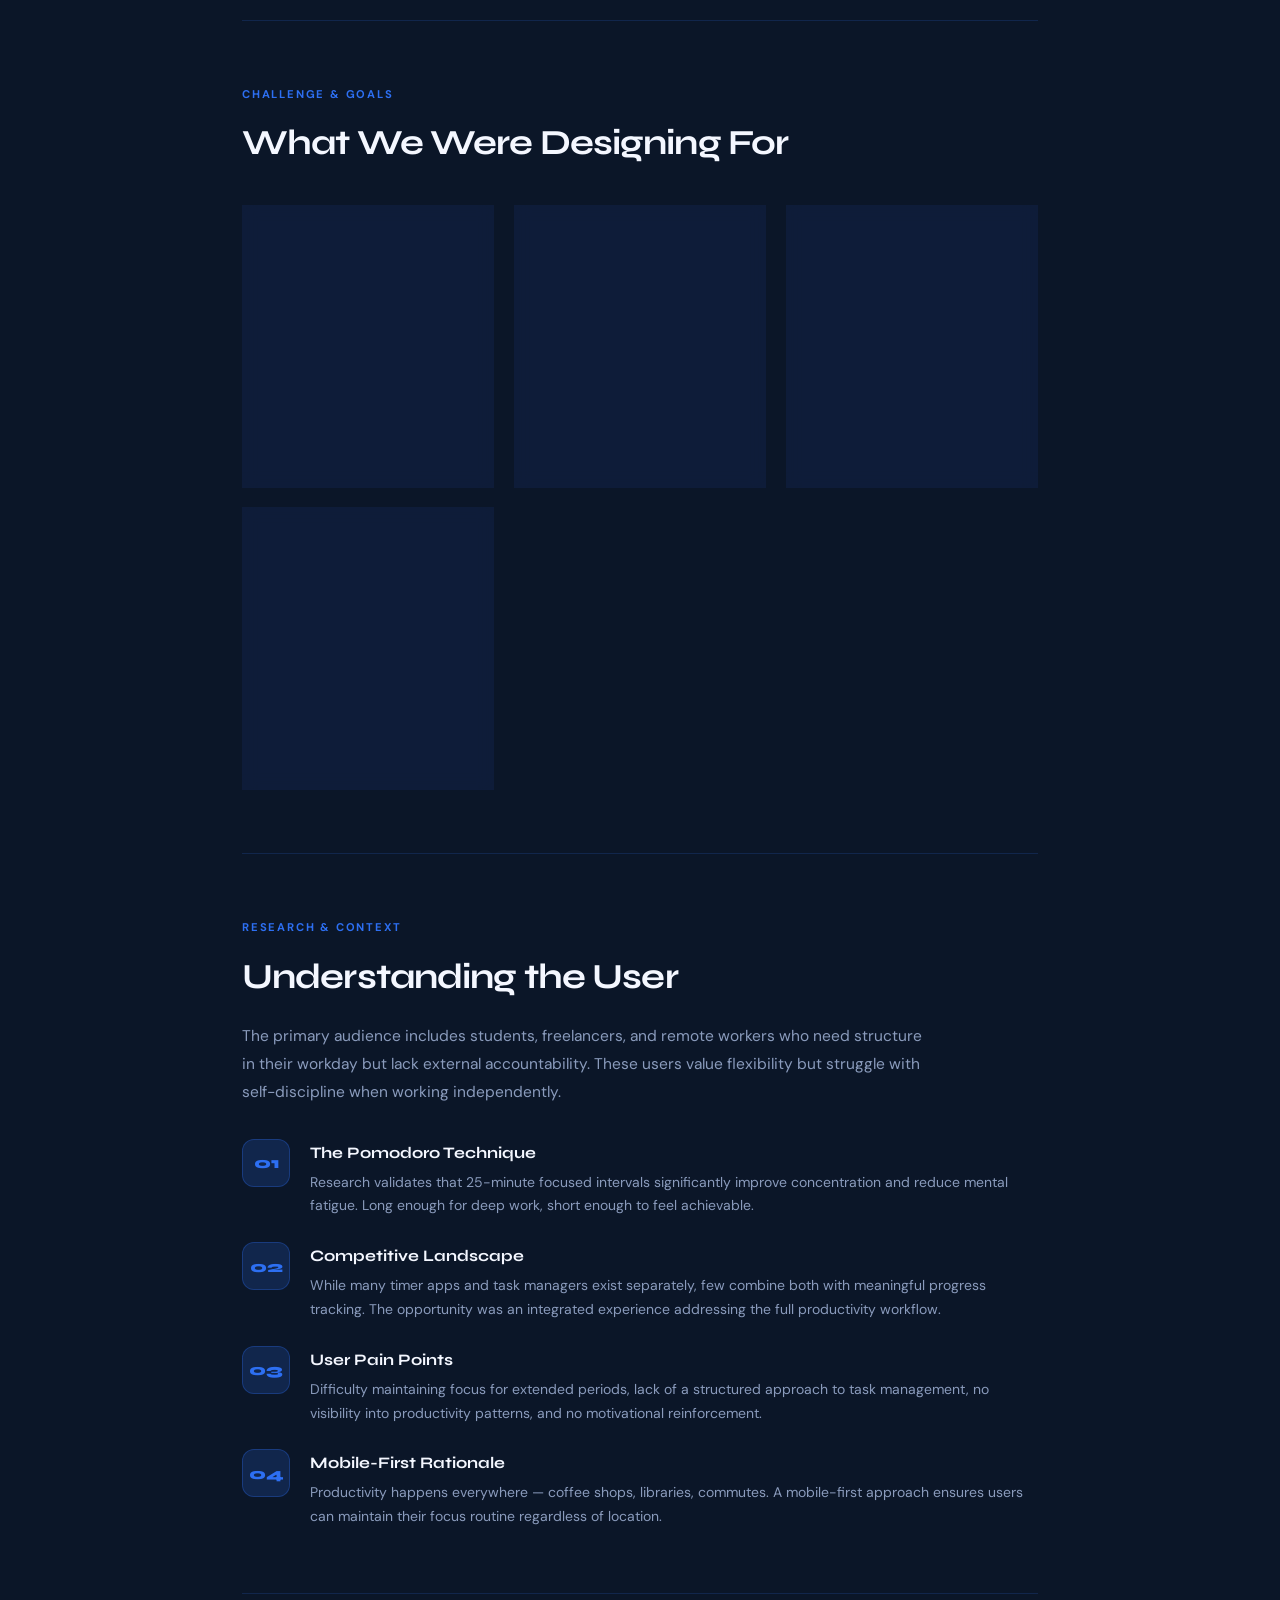
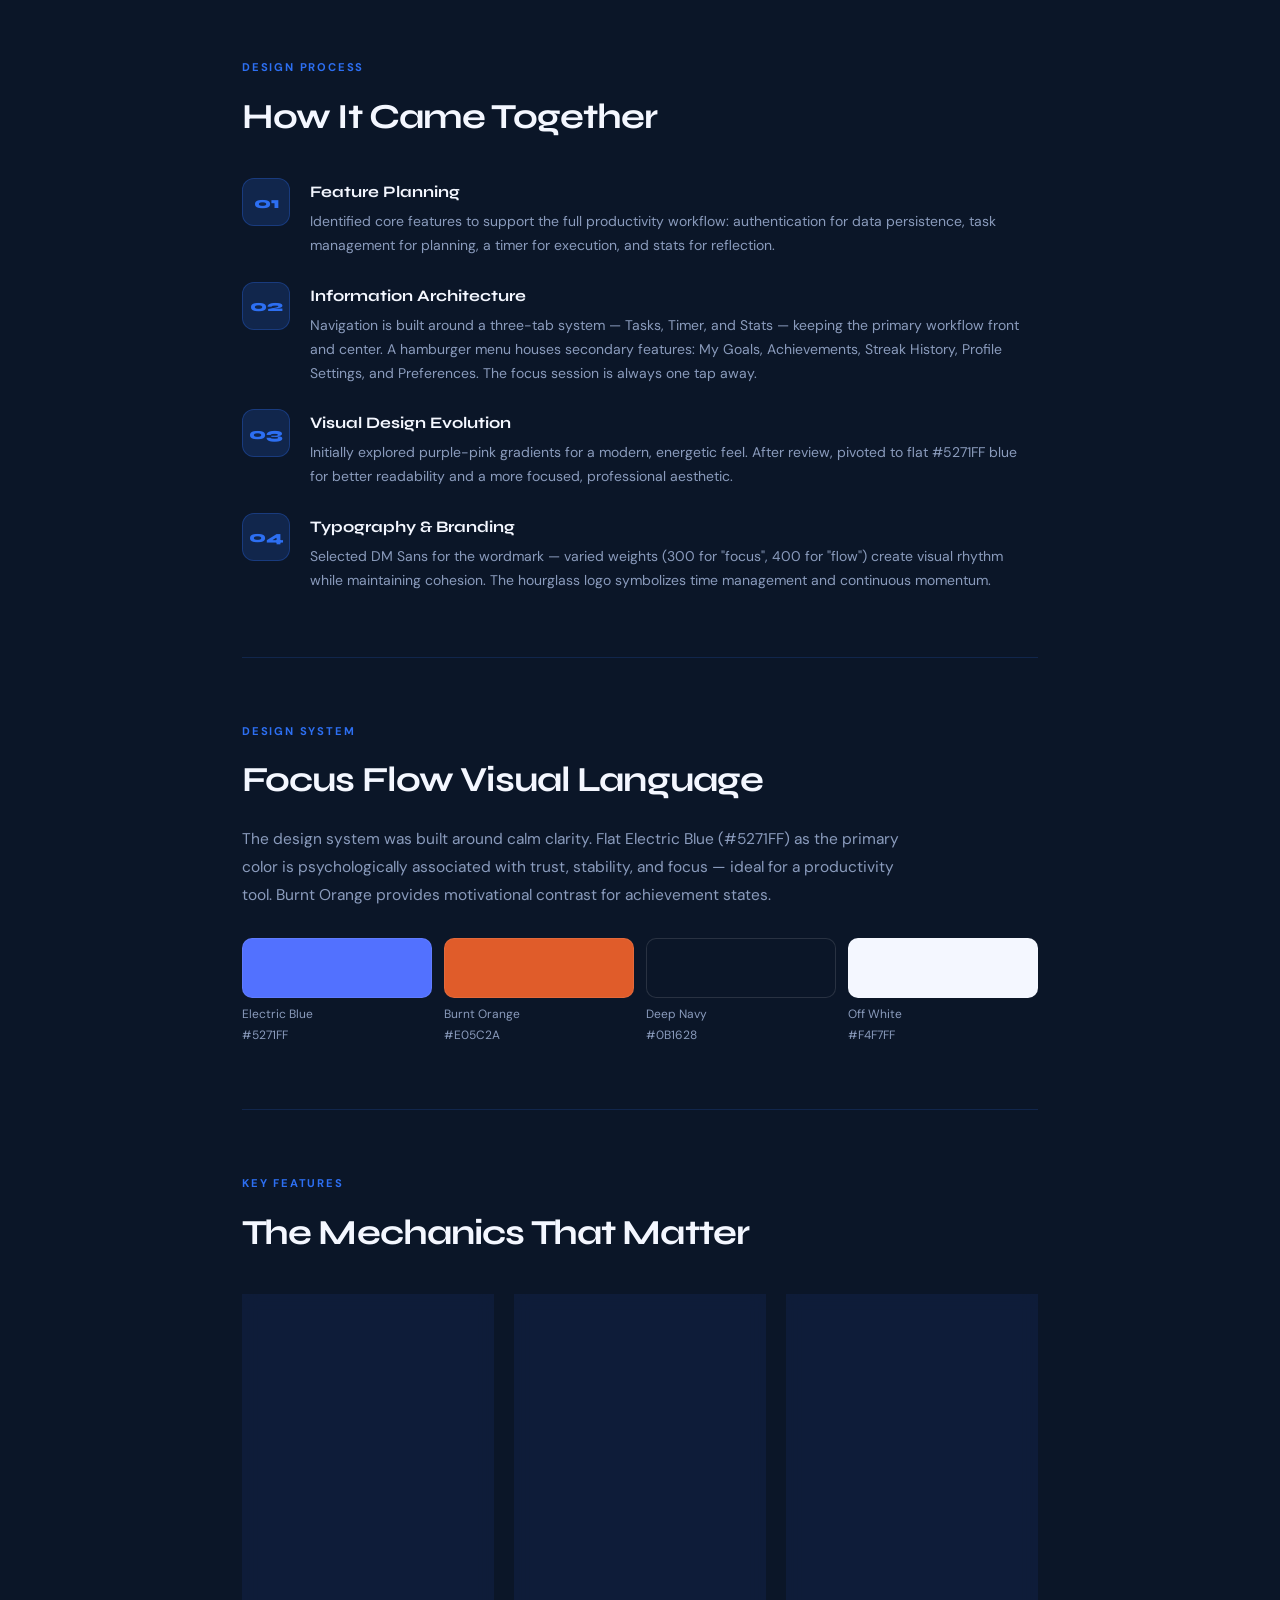
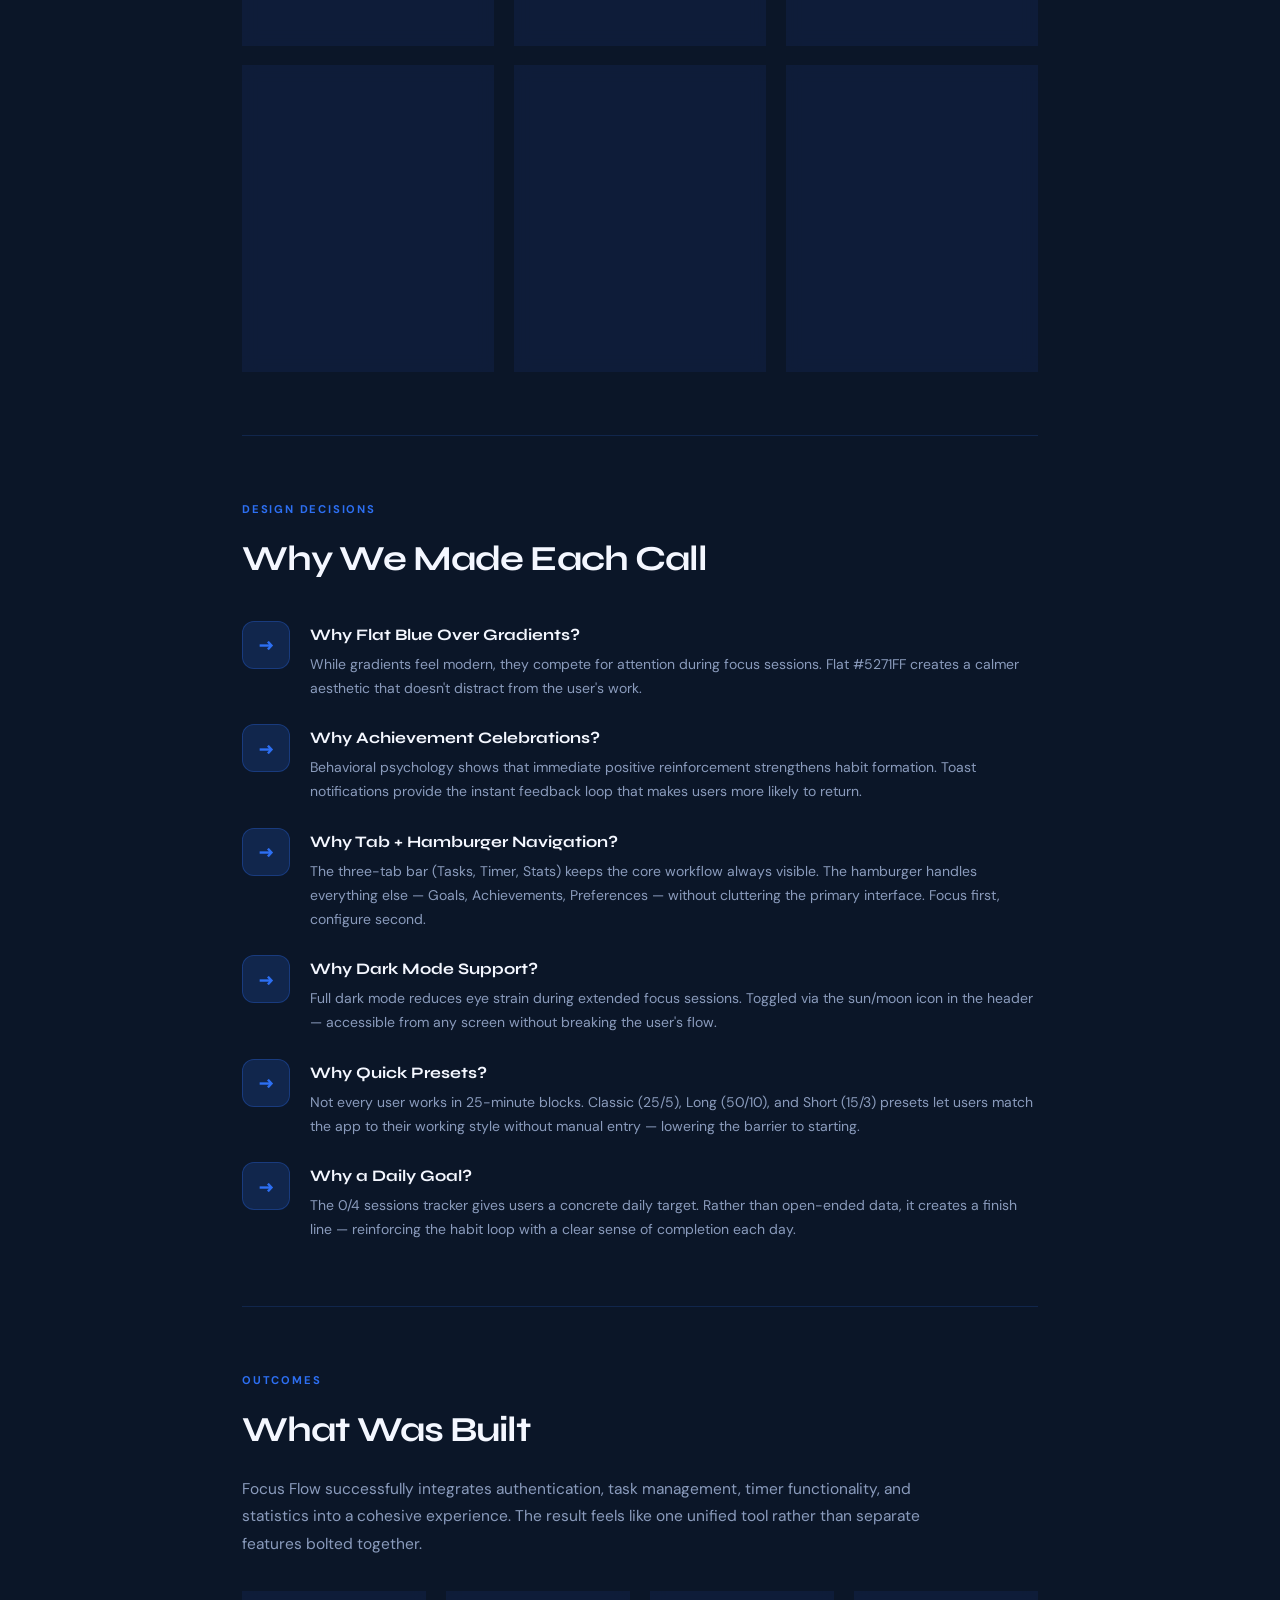
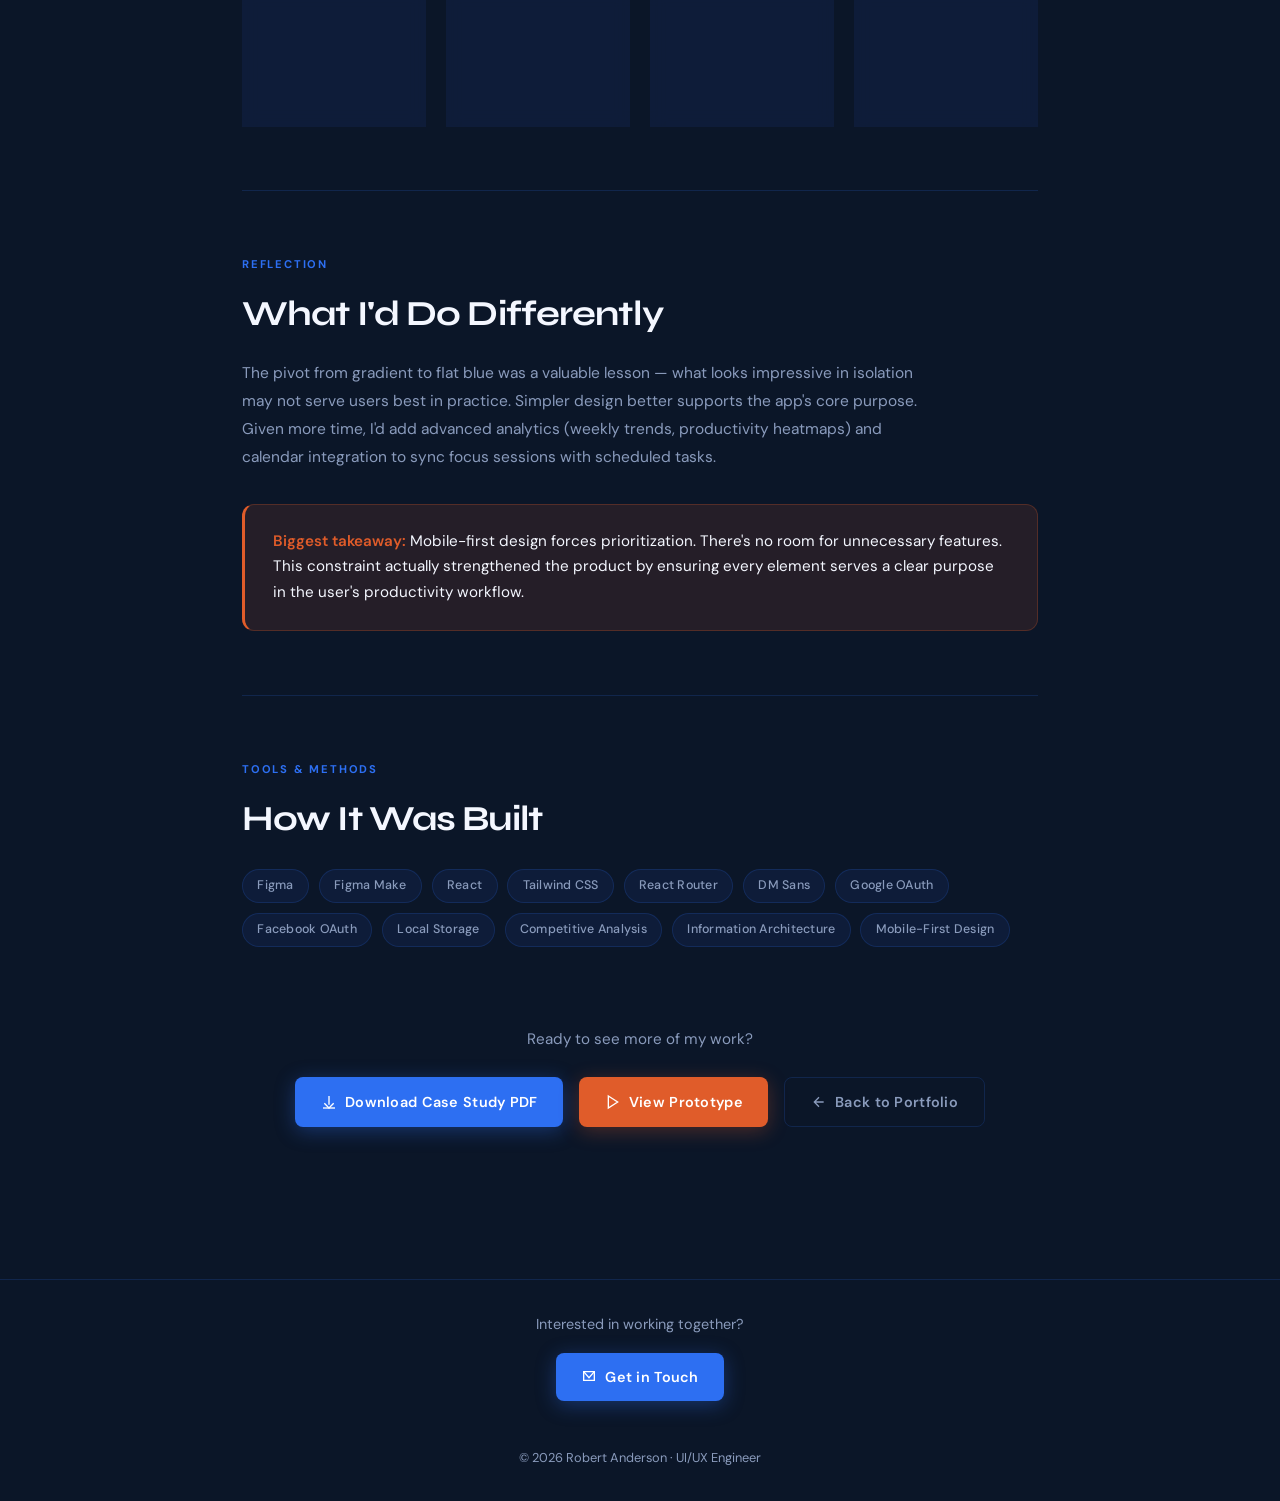
<file: focus-flow (1).html>
<!DOCTYPE html>
<html lang="en">
<head>
  <meta charset="UTF-8" />
  <meta name="viewport" content="width=device-width, initial-scale=1.0" />
  <title>Focus Flow · Robert Anderson UX</title>
  <link rel="preconnect" href="https://fonts.googleapis.com" />
  <link rel="preconnect" href="https://fonts.gstatic.com" crossorigin />
  <link href="https://fonts.googleapis.com/css2?family=Syne:wght@400;600;700;800&family=DM+Sans:ital,wght@0,300;0,400;0,500;1,300&display=swap" rel="stylesheet" />
  <style>
    /* ─── DESIGN TOKENS ─── */
    :root {
      --navy:        #0B1628;
      --navy-mid:    #112040;
      --navy-light:  #1A2F55;
      --electric:    #2D6FF2;
      --electric-glow: rgba(45, 111, 242, 0.18);
      --burnt:       #E05C2A;
      --burnt-light: rgba(224, 92, 42, 0.12);
      --white:       #F4F7FF;
      --muted:       #8A9BBC;
      --card-bg:     rgba(17, 32, 64, 0.7);
      --border:      rgba(45, 111, 242, 0.18);
      --font-display: 'Syne', sans-serif;
      --font-body:    'DM Sans', sans-serif;
      --radius:       12px;
      --radius-lg:    20px;
    }

    /* ─── RESET ─── */
    *, *::before, *::after { box-sizing: border-box; margin: 0; padding: 0; }
    html { scroll-behavior: smooth; }
    body {
      background-color: var(--navy);
      color: var(--white);
      font-family: var(--font-body);
      font-size: 1rem;
      line-height: 1.7;
      overflow-x: hidden;
    }
    img { display: block; max-width: 100%; }
    a { color: inherit; text-decoration: none; }

    /* ─── NOISE TEXTURE OVERLAY ─── */
    body::before {
      content: '';
      position: fixed;
      inset: 0;
      background-image: url("data:image/svg+xml,%3Csvg viewBox='0 0 256 256' xmlns='http://www.w3.org/2000/svg'%3E%3Cfilter id='noise'%3E%3CfeTurbulence type='fractalNoise' baseFrequency='0.9' numOctaves='4' stitchTiles='stitch'/%3E%3C/filter%3E%3Crect width='100%25' height='100%25' filter='url(%23noise)' opacity='0.04'/%3E%3C/svg%3E");
      pointer-events: none;
      z-index: 0;
      opacity: 0.5;
    }

    /* ─── NAV ─── */
    nav {
      position: sticky;
      top: 0;
      z-index: 100;
      display: flex;
      align-items: center;
      justify-content: space-between;
      padding: 1.1rem 2.5rem;
      background: rgba(11, 22, 40, 0.88);
      backdrop-filter: blur(14px);
      border-bottom: 1px solid var(--border);
    }
    .nav-logo {
      font-family: var(--font-display);
      font-weight: 800;
      font-size: 1.05rem;
      letter-spacing: -0.02em;
      color: var(--white);
    }
    .nav-logo span { color: var(--electric); }
    .nav-links {
      display: flex;
      gap: 2rem;
      list-style: none;
    }
    .nav-links a {
      font-size: 0.875rem;
      font-weight: 500;
      color: var(--muted);
      letter-spacing: 0.03em;
      transition: color 0.2s;
    }
    .nav-links a:hover { color: var(--white); }

    /* ─── HERO ─── */
    .hero {
      position: relative;
      z-index: 1;
      max-width: 900px;
      margin: 0 auto;
      padding: 5rem 2rem 3rem;
      text-align: center;
    }
    .hero-eyebrow {
      display: inline-block;
      font-size: 0.75rem;
      font-weight: 600;
      letter-spacing: 0.14em;
      text-transform: uppercase;
      color: var(--electric);
      background: var(--electric-glow);
      border: 1px solid rgba(45, 111, 242, 0.3);
      border-radius: 100px;
      padding: 0.35rem 1rem;
      margin-bottom: 1.5rem;
    }
    .hero h1 {
      font-family: var(--font-display);
      font-size: clamp(2.4rem, 6vw, 4rem);
      font-weight: 800;
      line-height: 1.1;
      letter-spacing: -0.03em;
      color: var(--white);
      margin-bottom: 1.2rem;
    }
    .hero h1 em {
      font-style: normal;
      color: var(--burnt);
    }
    .hero-sub {
      font-size: 1.1rem;
      color: var(--muted);
      max-width: 600px;
      margin: 0 auto 2.5rem;
      font-weight: 300;
    }

    /* ─── CTA BUTTONS ─── */
    .cta-group {
      display: flex;
      flex-wrap: wrap;
      gap: 1rem;
      justify-content: center;
      margin-bottom: 3.5rem;
    }
    .btn {
      display: inline-flex;
      align-items: center;
      gap: 0.5rem;
      font-family: var(--font-body);
      font-size: 0.9rem;
      font-weight: 600;
      letter-spacing: 0.02em;
      padding: 0.75rem 1.6rem;
      border-radius: 8px;
      cursor: pointer;
      border: none;
      transition: transform 0.18s ease, box-shadow 0.18s ease, background 0.18s ease;
      text-decoration: none;
    }
    .btn:hover { transform: translateY(-2px); }
    .btn-primary {
      background: var(--electric);
      color: #fff;
      box-shadow: 0 4px 20px rgba(45, 111, 242, 0.35);
    }
    .btn-primary:hover { box-shadow: 0 6px 28px rgba(45, 111, 242, 0.5); }
    .btn-accent {
      background: var(--burnt);
      color: #fff;
      box-shadow: 0 4px 20px rgba(224, 92, 42, 0.3);
    }
    .btn-accent:hover { box-shadow: 0 6px 28px rgba(224, 92, 42, 0.45); }
    .btn-outline {
      background: transparent;
      color: var(--muted);
      border: 1px solid var(--border);
    }
    .btn-outline:hover { color: var(--white); border-color: rgba(45, 111, 242, 0.5); }
    .btn svg { flex-shrink: 0; }

    /* ─── META STRIP ─── */
    .meta-strip {
      display: flex;
      flex-wrap: wrap;
      justify-content: center;
      gap: 0.5rem 2rem;
      font-size: 0.8rem;
      color: var(--muted);
      margin-bottom: 4rem;
    }
    .meta-strip span { display: flex; align-items: center; gap: 0.4rem; }
    .meta-dot {
      width: 5px; height: 5px;
      border-radius: 50%;
      background: var(--electric);
      display: inline-block;
    }

    /* ─── HERO IMAGE FRAME ─── */
    .hero-frame {
      position: relative;
      max-width: 860px;
      margin: 0 auto 6rem;
      z-index: 1;
      padding: 0 2rem;
    }
    .hero-frame-inner {
      border-radius: var(--radius-lg);
      overflow: hidden;
      border: 1px solid var(--border);
      background: var(--navy-mid);
      box-shadow: 0 30px 80px rgba(0,0,0,0.5), 0 0 0 1px rgba(45,111,242,0.08);
    }
    .hero-mockup {
      width: 100%;
      height: 420px;
      background: linear-gradient(135deg, var(--navy-mid) 0%, var(--navy-light) 100%);
      display: flex;
      align-items: center;
      justify-content: center;
      position: relative;
      overflow: hidden;
    }
    .hero-mockup::before {
      content: '';
      position: absolute;
      inset: 0;
      background-image:
        repeating-linear-gradient(
          0deg,
          transparent,
          transparent 39px,
          rgba(45,111,242,0.06) 39px,
          rgba(45,111,242,0.06) 40px
        ),
        repeating-linear-gradient(
          90deg,
          transparent,
          transparent 79px,
          rgba(45,111,242,0.04) 79px,
          rgba(45,111,242,0.04) 80px
        );
    }
    .mockup-phones {
      display: flex;
      align-items: flex-end;
      gap: 1.5rem;
      position: relative;
      z-index: 2;
    }
    .phone {
      width: 120px;
      border-radius: 20px;
      border: 2px solid rgba(45,111,242,0.3);
      background: var(--navy);
      overflow: hidden;
      box-shadow: 0 20px 50px rgba(0,0,0,0.5);
      transition: transform 0.4s ease;
    }
    .phone:hover { transform: translateY(-8px); }
    .phone-tall { height: 220px; }
    .phone-short { height: 180px; transform: translateY(20px); }
    .phone-inner {
      height: 100%;
      padding: 1rem 0.75rem;
      display: flex;
      flex-direction: column;
      gap: 0.4rem;
    }
    .p-bar { height: 6px; border-radius: 4px; background: var(--electric); opacity: 0.7; }
    .p-bar-sm { width: 60%; }
    .p-bar-lg { width: 90%; }
    .p-timer {
      height: 48px;
      border-radius: 50%;
      width: 48px;
      margin: 0.5rem auto;
      border: 3px solid var(--electric);
      display: flex;
      align-items: center;
      justify-content: center;
      font-size: 0.55rem;
      color: var(--electric);
      font-weight: 700;
    }
    .p-task {
      height: 20px;
      border-radius: 6px;
      background: rgba(45,111,242,0.25);
      margin-top: 0.3rem;
    }
    .p-task-sm { height: 14px; opacity: 0.5; }
    .p-dot-row {
      display: flex;
      gap: 0.3rem;
      margin-top: auto;
    }
    .p-dot {
      width: 8px; height: 8px;
      border-radius: 50%;
      background: var(--electric);
      opacity: 0.5;
    }
    .p-dot.active { opacity: 1; }

    /* ─── MAIN CONTENT ─── */
    .content-wrap {
      max-width: 860px;
      margin: 0 auto;
      padding: 0 2rem;
      position: relative;
      z-index: 1;
    }

    /* ─── SECTION LABEL ─── */
    .section-label {
      font-size: 0.7rem;
      font-weight: 700;
      letter-spacing: 0.16em;
      text-transform: uppercase;
      color: var(--electric);
      margin-bottom: 0.6rem;
    }
    .section-title {
      font-family: var(--font-display);
      font-size: clamp(1.5rem, 3vw, 2.2rem);
      font-weight: 700;
      letter-spacing: -0.025em;
      color: var(--white);
      margin-bottom: 1rem;
    }
    .section-body {
      color: var(--muted);
      font-size: 0.97rem;
      line-height: 1.8;
      max-width: 680px;
    }

    /* ─── DIVIDER ─── */
    .divider {
      height: 1px;
      background: var(--border);
      margin: 4rem 0;
    }

    /* ─── CARDS GRID ─── */
    .cards-grid {
      display: grid;
      grid-template-columns: repeat(auto-fit, minmax(240px, 1fr));
      gap: 1.25rem;
      margin-top: 2rem;
    }
    .card {
      background: var(--card-bg);
      border: 1px solid var(--border);
      border-radius: var(--radius);
      padding: 1.5rem;
      backdrop-filter: blur(8px);
      transition: border-color 0.2s, transform 0.2s;
    }
    .card:hover {
      border-color: rgba(45, 111, 242, 0.4);
      transform: translateY(-3px);
    }
    .card-icon {
      width: 40px; height: 40px;
      border-radius: 10px;
      display: flex; align-items: center; justify-content: center;
      margin-bottom: 1rem;
      font-size: 1.2rem;
    }
    .card-icon-blue { background: var(--electric-glow); }
    .card-icon-burnt { background: var(--burnt-light); }
    .card h3 {
      font-family: var(--font-display);
      font-size: 1rem;
      font-weight: 700;
      color: var(--white);
      margin-bottom: 0.4rem;
    }
    .card p {
      font-size: 0.875rem;
      color: var(--muted);
      line-height: 1.65;
    }

    /* ─── PROCESS STEPS ─── */
    .process-list { margin-top: 2rem; display: flex; flex-direction: column; gap: 1.5rem; }
    .process-step {
      display: grid;
      grid-template-columns: 48px 1fr;
      gap: 1.25rem;
      align-items: start;
    }
    .step-num {
      width: 48px; height: 48px;
      border-radius: 12px;
      background: var(--electric-glow);
      border: 1px solid rgba(45,111,242,0.3);
      display: flex; align-items: center; justify-content: center;
      font-family: var(--font-display);
      font-size: 1rem;
      font-weight: 800;
      color: var(--electric);
      flex-shrink: 0;
    }
    .step-content h4 {
      font-family: var(--font-display);
      font-size: 1rem;
      font-weight: 700;
      color: var(--white);
      margin-bottom: 0.3rem;
    }
    .step-content p { font-size: 0.875rem; color: var(--muted); }

    /* ─── INSIGHT CALLOUT ─── */
    .insight-box {
      background: var(--burnt-light);
      border: 1px solid rgba(224, 92, 42, 0.25);
      border-left: 3px solid var(--burnt);
      border-radius: var(--radius);
      padding: 1.5rem 1.75rem;
      margin: 2rem 0;
      font-size: 0.95rem;
      color: var(--white);
      line-height: 1.7;
    }
    .insight-box strong { color: var(--burnt); font-weight: 600; }

    /* ─── OUTCOMES GRID ─── */
    .outcomes-grid {
      display: grid;
      grid-template-columns: repeat(auto-fit, minmax(160px, 1fr));
      gap: 1.25rem;
      margin-top: 2rem;
    }
    .outcome-card {
      background: var(--card-bg);
      border: 1px solid var(--border);
      border-radius: var(--radius);
      padding: 1.5rem 1.25rem;
      text-align: center;
      backdrop-filter: blur(8px);
    }
    .outcome-num {
      font-family: var(--font-display);
      font-size: 2.2rem;
      font-weight: 800;
      color: var(--electric);
      line-height: 1;
      margin-bottom: 0.4rem;
    }
    .outcome-label { font-size: 0.8rem; color: var(--muted); }

    /* ─── TOOLS PILLS ─── */
    .tools-list {
      display: flex;
      flex-wrap: wrap;
      gap: 0.6rem;
      margin-top: 1.25rem;
    }
    .pill {
      font-size: 0.78rem;
      font-weight: 500;
      padding: 0.35rem 0.9rem;
      border-radius: 100px;
      background: var(--card-bg);
      border: 1px solid var(--border);
      color: var(--muted);
      letter-spacing: 0.02em;
    }

    /* ─── BOTTOM CTA ─── */
    .bottom-cta {
      text-align: center;
      padding: 5rem 2rem 6rem;
      position: relative;
      z-index: 1;
    }
    .bottom-cta p {
      color: var(--muted);
      margin-bottom: 1.5rem;
      font-size: 0.95rem;
    }

    /* ─── FOOTER ─── */
    footer {
      border-top: 1px solid var(--border);
      padding: 2rem 2.5rem;
      display: flex;
      justify-content: space-between;
      align-items: center;
      font-size: 0.8rem;
      color: var(--muted);
      position: relative;
      z-index: 1;
    }

    /* ─── FADE IN ANIMATION ─── */
    @keyframes fadeUp {
      from { opacity: 0; transform: translateY(24px); }
      to   { opacity: 1; transform: translateY(0); }
    }
    .fade-up { animation: fadeUp 0.7s ease both; }
    .fade-up-1 { animation-delay: 0.1s; }
    .fade-up-2 { animation-delay: 0.22s; }
    .fade-up-3 { animation-delay: 0.34s; }
    .fade-up-4 { animation-delay: 0.46s; }

    /* ─── RESPONSIVE ─── */
    @media (max-width: 640px) {
      nav { padding: 1rem 1.25rem; }
      .nav-links { gap: 1.2rem; }
      .hero { padding: 3.5rem 1.25rem 2rem; }
      .content-wrap { padding: 0 1.25rem; }
      .hero-frame { padding: 0 1.25rem; }
      footer { flex-direction: column; gap: 0.75rem; text-align: center; }
      .mockup-phones { gap: 1rem; }
      .phone { width: 96px; }
    }
  </style>
</head>
<body>

  <!-- ─── NAV ─── -->
  <nav>
    <a href="index.html" class="nav-logo">robert anderson <span>ux</span></a>
    <ul class="nav-links">
      <li><a href="index.html#work">Work</a></li>
      <li><a href="index.html#about">About</a></li>
      <li><a href="index.html#resume">Resume</a></li>
      <li><a href="index.html#contact">Contact</a></li>
    </ul>
  </nav>

  <!-- ─── HERO ─── -->
  <section class="hero">
    <div class="hero-eyebrow fade-up fade-up-1">Case Study · Mobile UX</div>
    <h1 class="fade-up fade-up-2">Focus <em>Flow</em></h1>
    <p class="hero-sub fade-up fade-up-3">
      A mobile productivity app that combines task management, Pomodoro focus sessions,
      and progress tracking to help users combat procrastination and build better work habits.
    </p>
    <div class="cta-group fade-up fade-up-4">
      <a href="Focus_Flow_Case_Study_Updated.pdf" download class="btn btn-primary">
        <svg width="16" height="16" fill="none" stroke="currentColor" stroke-width="2" viewBox="0 0 24 24"><path d="M12 3v13M5 14l7 7 7-7"/><path d="M3 21h18"/></svg>
        Download Case Study PDF
      </a>
      <a href="https://www.figma.com/make/xyeqFWfrXIXlLepRapqFti/Focus-Flow-Prototype?fullscreen=1&t=5XZDNrDwBUX3pxv5-1&preview-route=%2Fsignin" class="btn btn-accent"> 
        <svg width="16" height="16" fill="none" stroke="currentColor" stroke-width="2" viewBox="0 0 24 24"><polygon points="5 3 19 12 5 21 5 3"/></svg>
        View Prototype
      </a>
      <a href="index.html" class="btn btn-outline">
        <svg width="16" height="16" fill="none" stroke="currentColor" stroke-width="2" viewBox="0 0 24 24"><path d="M19 12H5M12 5l-7 7 7 7"/></svg>
        Back to Portfolio
      </a>
    </div>
    <div class="meta-strip fade-up fade-up-4">
      <span><span class="meta-dot"></span> Role: Product Designer &amp; Developer</span>
      <span><span class="meta-dot"></span> Platform: Mobile Web App</span>
      <span><span class="meta-dot"></span> Duration: 3 Weeks</span>
      <span><span class="meta-dot"></span> Year: 2026</span>
    </div>
  </section>

  <!-- ─── HERO MOCKUP FRAME ─── -->
  <div class="hero-frame fade-up fade-up-4">
    <div class="hero-frame-inner">
      <div class="hero-mockup">
        <div class="mockup-phones">
          <!-- Phone 1 — Task List -->
          <div class="phone phone-short">
            <div class="phone-inner">
              <div class="p-bar p-bar-sm"></div>
              <div class="p-bar p-bar-lg" style="opacity:0.3;"></div>
              <div class="p-task" style="margin-top:0.5rem;"></div>
              <div class="p-task p-task-sm"></div>
              <div class="p-task p-task-sm"></div>
              <div class="p-dot-row">
                <div class="p-dot active"></div>
                <div class="p-dot"></div>
                <div class="p-dot"></div>
              </div>
            </div>
          </div>
          <!-- Phone 2 — Timer (center, tallest) -->
          <div class="phone phone-tall">
            <div class="phone-inner">
              <div class="p-bar p-bar-sm"></div>
              <div class="p-timer">25:00</div>
              <div class="p-task"></div>
              <div class="p-task p-task-sm"></div>
              <div class="p-task p-task-sm" style="opacity:0.4;"></div>
              <div class="p-dot-row">
                <div class="p-dot"></div>
                <div class="p-dot active"></div>
                <div class="p-dot"></div>
              </div>
            </div>
          </div>
          <!-- Phone 3 — Stats -->
          <div class="phone phone-short">
            <div class="phone-inner">
              <div class="p-bar p-bar-sm"></div>
              <div class="p-bar p-bar-lg" style="opacity:0.3;"></div>
              <div class="p-task" style="background: linear-gradient(90deg, var(--burnt) 0%, rgba(224,92,42,0.5) 100%);"></div>
              <div class="p-task p-task-sm" style="background: linear-gradient(90deg, var(--burnt) 0%, rgba(224,92,42,0.5) 100%); opacity:0.6;"></div>
              <div class="p-dot-row">
                <div class="p-dot"></div>
                <div class="p-dot"></div>
                <div class="p-dot active"></div>
              </div>
            </div>
          </div>
        </div>
      </div>
    </div>
  </div>

  <!-- ─── MAIN CONTENT ─── -->
  <div class="content-wrap">

    <!-- Overview -->
    <section>
      <div class="section-label">Overview</div>
      <h2 class="section-title">The Problem Worth Solving</h2>
      <p class="section-body">
        Procrastination affects productivity and mental well-being, with users struggling to
        maintain focus and track meaningful progress toward their goals. Most productivity tools
        treat task management and focus separately — leaving users to juggle multiple apps with
        no unified system for building consistent work habits.
      </p>
      <div class="insight-box">
        <strong>Core Insight:</strong> Users don't lack motivation — they lack structure. The gap
        between knowing what to do and actually starting is where most productivity breaks down.
        Focus Flow bridges that gap with timed, committed sessions.
      </div>
    </section>

    <div class="divider"></div>

    <!-- Challenge + Goals -->
    <section>
      <div class="section-label">Challenge &amp; Goals</div>
      <h2 class="section-title">What We Were Designing For</h2>
      <div class="cards-grid">
        <div class="card">
          <div class="card-icon card-icon-blue">🎯</div>
          <h3>Reduce Friction to Start</h3>
          <p>Design a system that removes the psychological barrier to beginning a task with low-commitment, time-boxed sessions.</p>
        </div>
        <div class="card">
          <div class="card-icon card-icon-burnt">⏱️</div>
          <h3>Structured Focus Sessions</h3>
          <p>Implement the Pomodoro Technique — 25-minute intervals backed by research — as the core interaction model.</p>
        </div>
        <div class="card">
          <div class="card-icon card-icon-blue">📊</div>
          <h3>Visible Progress</h3>
          <p>Give users a clear view of their productivity patterns through a stats dashboard that reinforces momentum.</p>
        </div>
        <div class="card">
          <div class="card-icon card-icon-burnt">🏆</div>
          <h3>Motivational Reinforcement</h3>
          <p>Introduce achievement mechanics that celebrate milestones and build the habit loop through immediate positive feedback.</p>
        </div>
      </div>
    </section>

    <div class="divider"></div>

    <!-- Research -->
    <section>
      <div class="section-label">Research &amp; Context</div>
      <h2 class="section-title">Understanding the User</h2>
      <p class="section-body">
        The primary audience includes students, freelancers, and remote workers who need structure
        in their workday but lack external accountability. These users value flexibility but struggle
        with self-discipline when working independently.
      </p>
      <div class="process-list" style="margin-top: 2rem;">
        <div class="process-step">
          <div class="step-num">01</div>
          <div class="step-content">
            <h4>The Pomodoro Technique</h4>
            <p>Research validates that 25-minute focused intervals significantly improve concentration and reduce mental fatigue. Long enough for deep work, short enough to feel achievable.</p>
          </div>
        </div>
        <div class="process-step">
          <div class="step-num">02</div>
          <div class="step-content">
            <h4>Competitive Landscape</h4>
            <p>While many timer apps and task managers exist separately, few combine both with meaningful progress tracking. The opportunity was an integrated experience addressing the full productivity workflow.</p>
          </div>
        </div>
        <div class="process-step">
          <div class="step-num">03</div>
          <div class="step-content">
            <h4>User Pain Points</h4>
            <p>Difficulty maintaining focus for extended periods, lack of a structured approach to task management, no visibility into productivity patterns, and no motivational reinforcement.</p>
          </div>
        </div>
        <div class="process-step">
          <div class="step-num">04</div>
          <div class="step-content">
            <h4>Mobile-First Rationale</h4>
            <p>Productivity happens everywhere — coffee shops, libraries, commutes. A mobile-first approach ensures users can maintain their focus routine regardless of location.</p>
          </div>
        </div>
      </div>
    </section>

    <div class="divider"></div>

    <!-- Design Process -->
    <section>
      <div class="section-label">Design Process</div>
      <h2 class="section-title">How It Came Together</h2>
      <div class="process-list">
        <div class="process-step">
          <div class="step-num">01</div>
          <div class="step-content">
            <h4>Feature Planning</h4>
            <p>Identified core features to support the full productivity workflow: authentication for data persistence, task management for planning, a timer for execution, and stats for reflection.</p>
          </div>
        </div>
        <div class="process-step">
          <div class="step-num">02</div>
          <div class="step-content">
            <h4>Information Architecture</h4>
            <p>Navigation is built around a three-tab system — Tasks, Timer, and Stats — keeping the primary workflow front and center. A hamburger menu houses secondary features: My Goals, Achievements, Streak History, Profile Settings, and Preferences. The focus session is always one tap away.</p>
          </div>
        </div>
        <div class="process-step">
          <div class="step-num">03</div>
          <div class="step-content">
            <h4>Visual Design Evolution</h4>
            <p>Initially explored purple-pink gradients for a modern, energetic feel. After review, pivoted to flat #5271FF blue for better readability and a more focused, professional aesthetic.</p>
          </div>
        </div>
        <div class="process-step">
          <div class="step-num">04</div>
          <div class="step-content">
            <h4>Typography &amp; Branding</h4>
            <p>Selected DM Sans for the wordmark — varied weights (300 for "focus", 400 for "flow") create visual rhythm while maintaining cohesion. The hourglass logo symbolizes time management and continuous momentum.</p>
          </div>
        </div>
      </div>
    </section>

    <div class="divider"></div>

    <!-- Design System -->
    <section>
      <div class="section-label">Design System</div>
      <h2 class="section-title">Focus Flow Visual Language</h2>
      <p class="section-body">
        The design system was built around calm clarity. Flat Electric Blue (#5271FF) as the primary
        color is psychologically associated with trust, stability, and focus — ideal for a productivity
        tool. Burnt Orange provides motivational contrast for achievement states.
      </p>
      <div style="display:flex; flex-wrap:wrap; gap:0.75rem; margin-top:1.75rem;">
        <div style="flex:1; min-width:100px;">
          <div style="height:60px; border-radius:10px; background:#5271FF; border:1px solid rgba(255,255,255,0.08);"></div>
          <p style="font-size:0.75rem; color:var(--muted); margin-top:0.4rem;">Electric Blue<br>#5271FF</p>
        </div>
        <div style="flex:1; min-width:100px;">
          <div style="height:60px; border-radius:10px; background:#E05C2A; border:1px solid rgba(255,255,255,0.08);"></div>
          <p style="font-size:0.75rem; color:var(--muted); margin-top:0.4rem;">Burnt Orange<br>#E05C2A</p>
        </div>
        <div style="flex:1; min-width:100px;">
          <div style="height:60px; border-radius:10px; background:#0B1628; border:1px solid rgba(255,255,255,0.12);"></div>
          <p style="font-size:0.75rem; color:var(--muted); margin-top:0.4rem;">Deep Navy<br>#0B1628</p>
        </div>
        <div style="flex:1; min-width:100px;">
          <div style="height:60px; border-radius:10px; background:#F4F7FF; border:1px solid rgba(255,255,255,0.08);"></div>
          <p style="font-size:0.75rem; color:var(--muted); margin-top:0.4rem;">Off White<br>#F4F7FF</p>
        </div>
      </div>
    </section>

    <div class="divider"></div>

    <!-- Key Features -->
    <section>
      <div class="section-label">Key Features</div>
      <h2 class="section-title">The Mechanics That Matter</h2>
      <div class="cards-grid">
        <div class="card">
          <div class="card-icon card-icon-blue">✅</div>
          <h3>Task Management</h3>
          <p>Tasks are added via a quick-entry field directly on the dashboard. The empty state prompts immediate action — no onboarding friction before users can get to work.</p>
        </div>
        <div class="card">
          <div class="card-icon card-icon-burnt">⏱️</div>
          <h3>25-Minute Pomodoro Timer</h3>
          <p>Focus and Break modes with Start and Reset controls. A Settings modal offers manual duration input plus three Quick Presets — Classic (25/5), Long (50/10), and Short (15/3) — so users can match the app to how they actually work.</p>
        </div>
        <div class="card">
          <div class="card-icon card-icon-blue">📈</div>
          <h3>Progress &amp; Statistics</h3>
          <p>A four-tile dashboard shows Tasks Completed, Focus Sessions, Minutes Today, and Day Streak. A Daily Goal tracker (0/4 sessions) gives users a concrete daily target rather than open-ended data.</p>
        </div>
        <div class="card">
          <div class="card-icon card-icon-burnt">🎉</div>
          <h3>Achievement Celebrations</h3>
          <p>Toast notifications celebrate completed sessions immediately. Streak tracking encourages daily consistency through visible long-term progress.</p>
        </div>
        <div class="card">
          <div class="card-icon card-icon-blue">🌙</div>
          <h3>Full Dark Mode</h3>
          <p>Every screen — Tasks, Timer, Stats, and Menu — is fully themed. Toggled via the sun/moon icon in the header without interrupting the active session.</p>
        </div>
        <div class="card">
          <div class="card-icon card-icon-burnt">💬</div>
          <h3>Persistent Motivation</h3>
          <p>A motivational quote anchors the bottom of every screen — reinforcing tone and encouraging users without competing with the primary interface.</p>
        </div>
      </div>
    </section>

    <div class="divider"></div>

    <!-- Key Design Decisions -->
    <section>
      <div class="section-label">Design Decisions</div>
      <h2 class="section-title">Why We Made Each Call</h2>
      <div class="process-list">
        <div class="process-step">
          <div class="step-num">→</div>
          <div class="step-content">
            <h4>Why Flat Blue Over Gradients?</h4>
            <p>While gradients feel modern, they compete for attention during focus sessions. Flat #5271FF creates a calmer aesthetic that doesn't distract from the user's work.</p>
          </div>
        </div>
        <div class="process-step">
          <div class="step-num">→</div>
          <div class="step-content">
            <h4>Why Achievement Celebrations?</h4>
            <p>Behavioral psychology shows that immediate positive reinforcement strengthens habit formation. Toast notifications provide the instant feedback loop that makes users more likely to return.</p>
          </div>
        </div>
        <div class="process-step">
          <div class="step-num">→</div>
          <div class="step-content">
            <h4>Why Tab + Hamburger Navigation?</h4>
            <p>The three-tab bar (Tasks, Timer, Stats) keeps the core workflow always visible. The hamburger handles everything else — Goals, Achievements, Preferences — without cluttering the primary interface. Focus first, configure second.</p>
          </div>
        </div>
        <div class="process-step">
          <div class="step-num">→</div>
          <div class="step-content">
            <h4>Why Dark Mode Support?</h4>
            <p>Full dark mode reduces eye strain during extended focus sessions. Toggled via the sun/moon icon in the header — accessible from any screen without breaking the user's flow.</p>
          </div>
        </div>
        <div class="process-step">
          <div class="step-num">→</div>
          <div class="step-content">
            <h4>Why Quick Presets?</h4>
            <p>Not every user works in 25-minute blocks. Classic (25/5), Long (50/10), and Short (15/3) presets let users match the app to their working style without manual entry — lowering the barrier to starting.</p>
          </div>
        </div>
        <div class="process-step">
          <div class="step-num">→</div>
          <div class="step-content">
            <h4>Why a Daily Goal?</h4>
            <p>The 0/4 sessions tracker gives users a concrete daily target. Rather than open-ended data, it creates a finish line — reinforcing the habit loop with a clear sense of completion each day.</p>
          </div>
        </div>
      </div>
    </section>

    <div class="divider"></div>

    <!-- Outcomes -->
    <section>
      <div class="section-label">Outcomes</div>
      <h2 class="section-title">What Was Built</h2>
      <p class="section-body">
        Focus Flow successfully integrates authentication, task management, timer functionality,
        and statistics into a cohesive experience. The result feels like one unified tool rather
        than separate features bolted together.
      </p>
      <div class="outcomes-grid">
        <div class="outcome-card">
          <div class="outcome-num">5</div>
          <div class="outcome-label">Core Features Shipped</div>
        </div>
        <div class="outcome-card">
          <div class="outcome-num">3wk</div>
          <div class="outcome-label">Design to Prototype</div>
        </div>
        <div class="outcome-card">
          <div class="outcome-num">2x</div>
          <div class="outcome-label">Auth Options (Google &amp; FB)</div>
        </div>
        <div class="outcome-card">
          <div class="outcome-num">100%</div>
          <div class="outcome-label">Mobile Responsive</div>
        </div>
      </div>
    </section>

    <div class="divider"></div>

    <!-- Reflection -->
    <section>
      <div class="section-label">Reflection</div>
      <h2 class="section-title">What I'd Do Differently</h2>
      <p class="section-body">
        The pivot from gradient to flat blue was a valuable lesson — what looks impressive in
        isolation may not serve users best in practice. Simpler design better supports the app's
        core purpose. Given more time, I'd add advanced analytics (weekly trends, productivity
        heatmaps) and calendar integration to sync focus sessions with scheduled tasks.
      </p>
      <div class="insight-box" style="margin-top:2rem;">
        <strong>Biggest takeaway:</strong> Mobile-first design forces prioritization. There's no
        room for unnecessary features. This constraint actually strengthened the product by ensuring
        every element serves a clear purpose in the user's productivity workflow.
      </div>
    </section>

    <div class="divider"></div>

    <!-- Tools -->
    <section>
      <div class="section-label">Tools &amp; Methods</div>
      <h2 class="section-title">How It Was Built</h2>
      <div class="tools-list">
        <span class="pill">Figma</span>
        <span class="pill">Figma Make</span>
        <span class="pill">React</span>
        <span class="pill">Tailwind CSS</span>
        <span class="pill">React Router</span>
        <span class="pill">DM Sans</span>
        <span class="pill">Google OAuth</span>
        <span class="pill">Facebook OAuth</span>
        <span class="pill">Local Storage</span>
        <span class="pill">Competitive Analysis</span>
        <span class="pill">Information Architecture</span>
        <span class="pill">Mobile-First Design</span>
      </div>
    </section>

  </div><!-- /content-wrap -->

  <!-- ─── BOTTOM CTA ─── -->
  <div class="bottom-cta">
    <p>Ready to see more of my work?</p>
    <div class="cta-group">
      <a href="Focus_Flow_Case_Study_Updated.pdf" download class="btn btn-primary">
        <svg width="16" height="16" fill="none" stroke="currentColor" stroke-width="2" viewBox="0 0 24 24"><path d="M12 3v13M5 14l7 7 7-7"/><path d="M3 21h18"/></svg>
        Download Case Study PDF
      </a>
      <a href="https://www.figma.com/make/xyeqFWfrXIXlLepRapqFti/Focus-Flow-Prototype?p=f&fullscreen=1&preview-route=%2Fsignin" target="_blank" class="btn btn-accent">
        <svg width="16" height="16" fill="none" stroke="currentColor" stroke-width="2" viewBox="0 0 24 24"><polygon points="5 3 19 12 5 21 5 3"/></svg>
        View Prototype
      </a>
      <a href="index.html" class="btn btn-outline">
        <svg width="16" height="16" fill="none" stroke="currentColor" stroke-width="2" viewBox="0 0 24 24"><path d="M19 12H5M12 5l-7 7 7 7"/></svg>
        Back to Portfolio
      </a>
    </div>
  </div>

  <!-- ─── FOOTER ─── -->
  <footer>
    <div style="text-align:center; width:100%;">
      <p style="font-size:0.9rem; color:var(--muted); margin-bottom:1rem;">
        Interested in working together?
      </p>
      <a href="index.html#contact" class="btn btn-primary" style="margin-bottom:1.5rem;">
        <svg width="16" height="16" fill="none" stroke="currentColor" stroke-width="2" viewBox="0 0 24 24">
          <path d="M4 4h16v13H4z"/><path d="M4 4l8 9 8-9"/>
        </svg>
        Get in Touch
      </a>
      <br><br>
      <span>© 2026 Robert Anderson · UI/UX Engineer</span>
    </div>
  </footer>

</body>
</html>
</file>
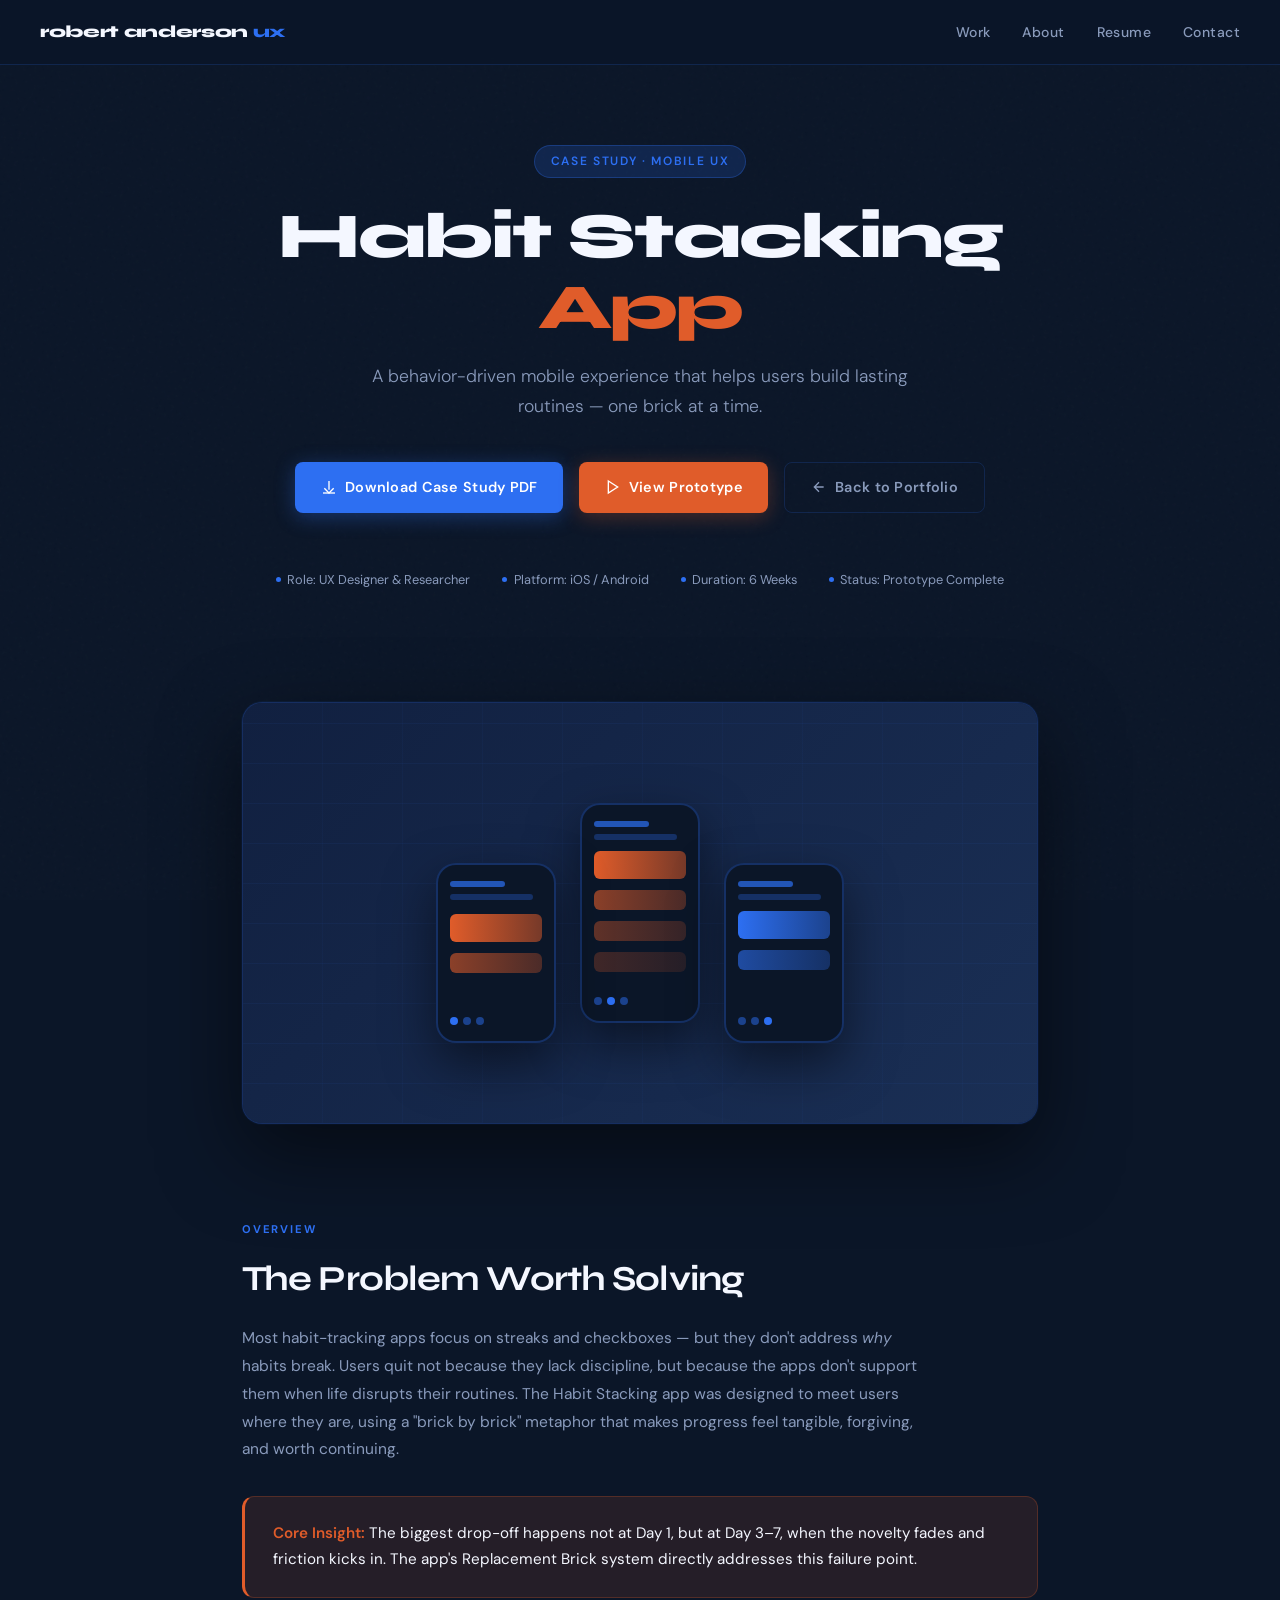
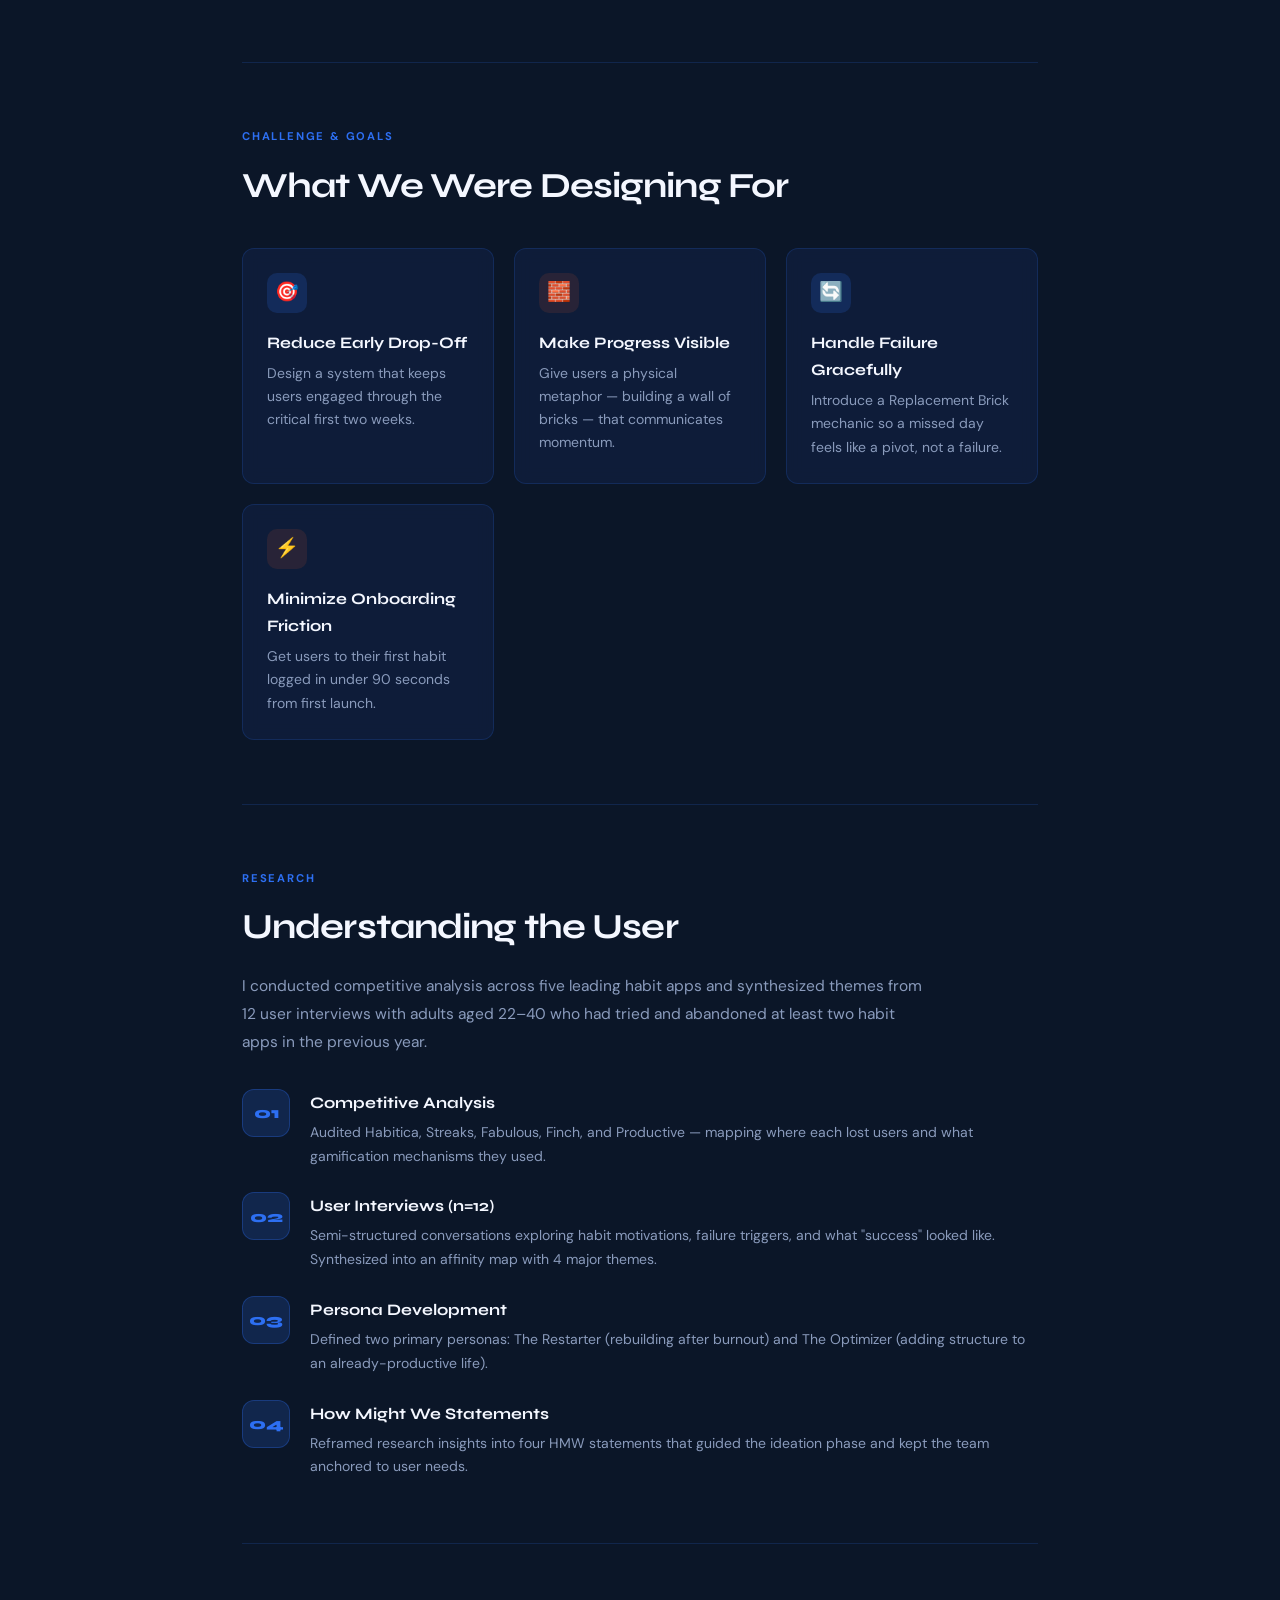
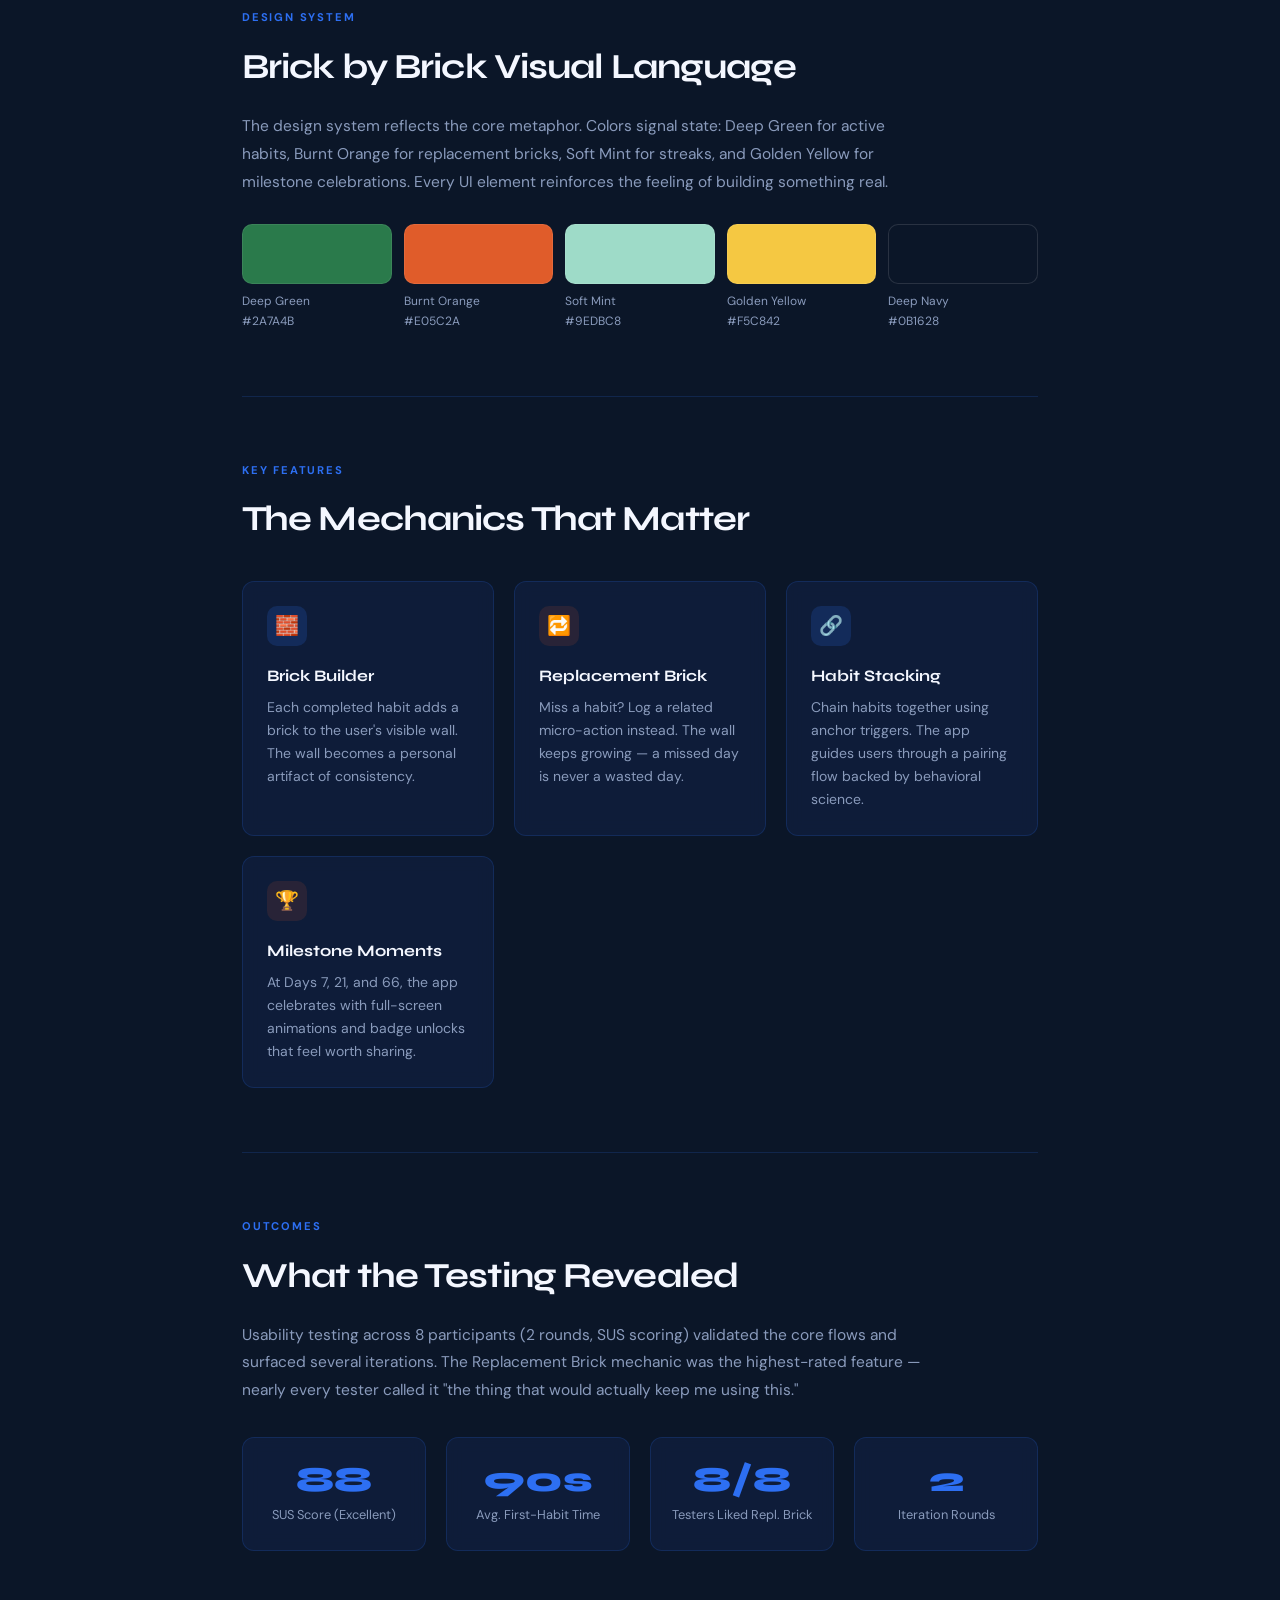
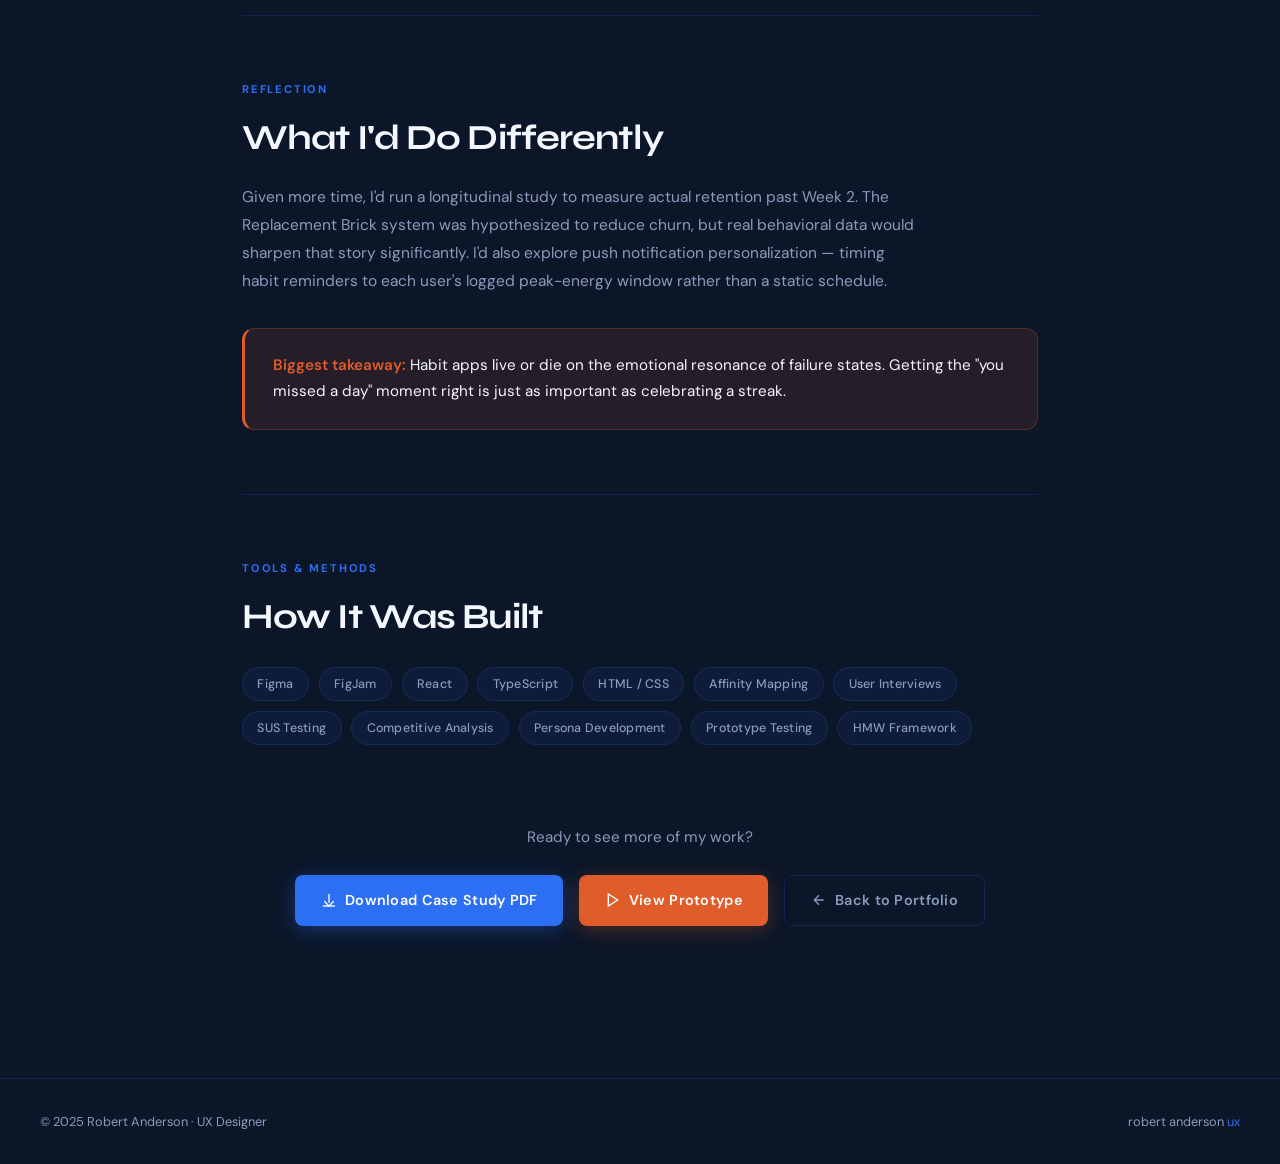
<file: habit-stacking-cs.html>
<!DOCTYPE html>
<html lang="en">
<head>
  <meta charset="UTF-8" />
  <meta name="viewport" content="width=device-width, initial-scale=1.0" />
  <title>Habit Stacking · Robert Anderson UX</title>
  <link rel="preconnect" href="https://fonts.googleapis.com" />
  <link rel="preconnect" href="https://fonts.gstatic.com" crossorigin />
  <link href="https://fonts.googleapis.com/css2?family=Syne:wght@400;600;700;800&family=DM+Sans:ital,wght@0,300;0,400;0,500;1,300&display=swap" rel="stylesheet" />
  <style>
    /* ─── DESIGN TOKENS ─── */
    :root {
      --navy:        #0B1628;
      --navy-mid:    #112040;
      --navy-light:  #1A2F55;
      --electric:    #2D6FF2;
      --electric-glow: rgba(45, 111, 242, 0.18);
      --burnt:       #E05C2A;
      --burnt-light: rgba(224, 92, 42, 0.12);
      --white:       #F4F7FF;
      --muted:       #8A9BBC;
      --card-bg:     rgba(17, 32, 64, 0.7);
      --border:      rgba(45, 111, 242, 0.18);
      --font-display: 'Syne', sans-serif;
      --font-body:    'DM Sans', sans-serif;
      --radius:       12px;
      --radius-lg:    20px;
    }

    /* ─── RESET ─── */
    *, *::before, *::after { box-sizing: border-box; margin: 0; padding: 0; }
    html { scroll-behavior: smooth; }
    body {
      background-color: var(--navy);
      color: var(--white);
      font-family: var(--font-body);
      font-size: 1rem;
      line-height: 1.7;
      overflow-x: hidden;
    }
    img { display: block; max-width: 100%; }
    a { color: inherit; text-decoration: none; }

    /* ─── NOISE TEXTURE OVERLAY ─── */
    body::before {
      content: '';
      position: fixed;
      inset: 0;
      background-image: url("data:image/svg+xml,%3Csvg viewBox='0 0 256 256' xmlns='http://www.w3.org/2000/svg'%3E%3Cfilter id='noise'%3E%3CfeTurbulence type='fractalNoise' baseFrequency='0.9' numOctaves='4' stitchTiles='stitch'/%3E%3C/filter%3E%3Crect width='100%25' height='100%25' filter='url(%23noise)' opacity='0.04'/%3E%3C/svg%3E");
      pointer-events: none;
      z-index: 0;
      opacity: 0.5;
    }

    /* ─── NAV ─── */
    nav {
      position: sticky;
      top: 0;
      z-index: 100;
      display: flex;
      align-items: center;
      justify-content: space-between;
      padding: 1.1rem 2.5rem;
      background: rgba(11, 22, 40, 0.88);
      backdrop-filter: blur(14px);
      border-bottom: 1px solid var(--border);
    }
    .nav-logo {
      font-family: var(--font-display);
      font-weight: 800;
      font-size: 1.05rem;
      letter-spacing: -0.02em;
      color: var(--white);
    }
    .nav-logo span { color: var(--electric); }
    .nav-links {
      display: flex;
      gap: 2rem;
      list-style: none;
    }
    .nav-links a {
      font-size: 0.875rem;
      font-weight: 500;
      color: var(--muted);
      letter-spacing: 0.03em;
      transition: color 0.2s;
    }
    .nav-links a:hover { color: var(--white); }

    /* ─── HERO ─── */
    .hero {
      position: relative;
      z-index: 1;
      max-width: 900px;
      margin: 0 auto;
      padding: 5rem 2rem 3rem;
      text-align: center;
    }
    .hero-eyebrow {
      display: inline-block;
      font-size: 0.75rem;
      font-weight: 600;
      letter-spacing: 0.14em;
      text-transform: uppercase;
      color: var(--electric);
      background: var(--electric-glow);
      border: 1px solid rgba(45, 111, 242, 0.3);
      border-radius: 100px;
      padding: 0.35rem 1rem;
      margin-bottom: 1.5rem;
    }
    .hero h1 {
      font-family: var(--font-display);
      font-size: clamp(2.4rem, 6vw, 4rem);
      font-weight: 800;
      line-height: 1.1;
      letter-spacing: -0.03em;
      color: var(--white);
      margin-bottom: 1.2rem;
    }
    .hero h1 em {
      font-style: normal;
      color: var(--burnt);
    }
    .hero-sub {
      font-size: 1.1rem;
      color: var(--muted);
      max-width: 600px;
      margin: 0 auto 2.5rem;
      font-weight: 300;
    }

    /* ─── CTA BUTTONS ─── */
    .cta-group {
      display: flex;
      flex-wrap: wrap;
      gap: 1rem;
      justify-content: center;
      margin-bottom: 3.5rem;
    }
    .btn {
      display: inline-flex;
      align-items: center;
      gap: 0.5rem;
      font-family: var(--font-body);
      font-size: 0.9rem;
      font-weight: 600;
      letter-spacing: 0.02em;
      padding: 0.75rem 1.6rem;
      border-radius: 8px;
      cursor: pointer;
      border: none;
      transition: transform 0.18s ease, box-shadow 0.18s ease, background 0.18s ease;
      text-decoration: none;
    }
    .btn:hover { transform: translateY(-2px); }
    .btn-primary {
      background: var(--electric);
      color: #fff;
      box-shadow: 0 4px 20px rgba(45, 111, 242, 0.35);
    }
    .btn-primary:hover { box-shadow: 0 6px 28px rgba(45, 111, 242, 0.5); }
    .btn-accent {
      background: var(--burnt);
      color: #fff;
      box-shadow: 0 4px 20px rgba(224, 92, 42, 0.3);
    }
    .btn-accent:hover { box-shadow: 0 6px 28px rgba(224, 92, 42, 0.45); }
    .btn-outline {
      background: transparent;
      color: var(--muted);
      border: 1px solid var(--border);
    }
    .btn-outline:hover { color: var(--white); border-color: rgba(45, 111, 242, 0.5); }

    /* icon within btn */
    .btn svg { flex-shrink: 0; }

    /* ─── META STRIP ─── */
    .meta-strip {
      display: flex;
      flex-wrap: wrap;
      justify-content: center;
      gap: 0.5rem 2rem;
      font-size: 0.8rem;
      color: var(--muted);
      margin-bottom: 4rem;
    }
    .meta-strip span { display: flex; align-items: center; gap: 0.4rem; }
    .meta-dot {
      width: 5px; height: 5px;
      border-radius: 50%;
      background: var(--electric);
      display: inline-block;
    }

    /* ─── HERO IMAGE FRAME ─── */
    .hero-frame {
      position: relative;
      max-width: 860px;
      margin: 0 auto 6rem;
      z-index: 1;
      padding: 0 2rem;
    }
    .hero-frame-inner {
      border-radius: var(--radius-lg);
      overflow: hidden;
      border: 1px solid var(--border);
      background: var(--navy-mid);
      box-shadow: 0 30px 80px rgba(0,0,0,0.5), 0 0 0 1px rgba(45,111,242,0.08);
    }
    .hero-mockup {
      width: 100%;
      height: 420px;
      background: linear-gradient(135deg, var(--navy-mid) 0%, var(--navy-light) 100%);
      display: flex;
      align-items: center;
      justify-content: center;
      position: relative;
      overflow: hidden;
    }
    /* brick pattern */
    .hero-mockup::before {
      content: '';
      position: absolute;
      inset: 0;
      background-image:
        repeating-linear-gradient(
          0deg,
          transparent,
          transparent 39px,
          rgba(45,111,242,0.06) 39px,
          rgba(45,111,242,0.06) 40px
        ),
        repeating-linear-gradient(
          90deg,
          transparent,
          transparent 79px,
          rgba(45,111,242,0.04) 79px,
          rgba(45,111,242,0.04) 80px
        );
    }
    .mockup-phones {
      display: flex;
      align-items: flex-end;
      gap: 1.5rem;
      position: relative;
      z-index: 2;
    }
    .phone {
      width: 120px;
      border-radius: 20px;
      border: 2px solid rgba(45,111,242,0.3);
      background: var(--navy);
      overflow: hidden;
      box-shadow: 0 20px 50px rgba(0,0,0,0.5);
      transition: transform 0.4s ease;
    }
    .phone:hover { transform: translateY(-8px); }
    .phone-tall { height: 220px; }
    .phone-short { height: 180px; transform: translateY(20px); }
    .phone-inner {
      height: 100%;
      padding: 1rem 0.75rem;
      display: flex;
      flex-direction: column;
      gap: 0.4rem;
    }
    .p-bar { height: 6px; border-radius: 4px; background: var(--electric); opacity: 0.7; }
    .p-bar-sm { width: 60%; }
    .p-bar-lg { width: 90%; }
    .p-brick {
      height: 28px;
      border-radius: 6px;
      background: linear-gradient(90deg, var(--burnt) 0%, rgba(224,92,42,0.5) 100%);
      margin-top: 0.3rem;
    }
    .p-brick-sm { height: 20px; opacity: 0.6; }
    .p-dot-row {
      display: flex;
      gap: 0.3rem;
      margin-top: auto;
    }
    .p-dot {
      width: 8px; height: 8px;
      border-radius: 50%;
      background: var(--electric);
      opacity: 0.5;
    }
    .p-dot.active { opacity: 1; }

    /* ─── MAIN CONTENT ─── */
    .content-wrap {
      max-width: 860px;
      margin: 0 auto;
      padding: 0 2rem;
      position: relative;
      z-index: 1;
    }

    /* ─── SECTION LABEL ─── */
    .section-label {
      font-size: 0.7rem;
      font-weight: 700;
      letter-spacing: 0.16em;
      text-transform: uppercase;
      color: var(--electric);
      margin-bottom: 0.6rem;
    }
    .section-title {
      font-family: var(--font-display);
      font-size: clamp(1.5rem, 3vw, 2.2rem);
      font-weight: 700;
      letter-spacing: -0.025em;
      color: var(--white);
      margin-bottom: 1rem;
    }
    .section-body {
      color: var(--muted);
      font-size: 0.97rem;
      line-height: 1.8;
      max-width: 680px;
    }

    /* ─── DIVIDER ─── */
    .divider {
      height: 1px;
      background: var(--border);
      margin: 4rem 0;
    }

    /* ─── CARDS GRID ─── */
    .cards-grid {
      display: grid;
      grid-template-columns: repeat(auto-fit, minmax(240px, 1fr));
      gap: 1.25rem;
      margin-top: 2rem;
    }
    .card {
      background: var(--card-bg);
      border: 1px solid var(--border);
      border-radius: var(--radius);
      padding: 1.5rem;
      backdrop-filter: blur(8px);
      transition: border-color 0.2s, transform 0.2s;
    }
    .card:hover {
      border-color: rgba(45, 111, 242, 0.4);
      transform: translateY(-3px);
    }
    .card-icon {
      width: 40px; height: 40px;
      border-radius: 10px;
      display: flex; align-items: center; justify-content: center;
      margin-bottom: 1rem;
      font-size: 1.2rem;
    }
    .card-icon-blue { background: var(--electric-glow); }
    .card-icon-burnt { background: var(--burnt-light); }
    .card h3 {
      font-family: var(--font-display);
      font-size: 1rem;
      font-weight: 700;
      color: var(--white);
      margin-bottom: 0.4rem;
    }
    .card p {
      font-size: 0.875rem;
      color: var(--muted);
      line-height: 1.65;
    }

    /* ─── PROCESS STEPS ─── */
    .process-list { margin-top: 2rem; display: flex; flex-direction: column; gap: 1.5rem; }
    .process-step {
      display: grid;
      grid-template-columns: 48px 1fr;
      gap: 1.25rem;
      align-items: start;
    }
    .step-num {
      width: 48px; height: 48px;
      border-radius: 12px;
      background: var(--electric-glow);
      border: 1px solid rgba(45,111,242,0.3);
      display: flex; align-items: center; justify-content: center;
      font-family: var(--font-display);
      font-size: 1rem;
      font-weight: 800;
      color: var(--electric);
      flex-shrink: 0;
    }
    .step-content h4 {
      font-family: var(--font-display);
      font-size: 1rem;
      font-weight: 700;
      color: var(--white);
      margin-bottom: 0.3rem;
    }
    .step-content p { font-size: 0.875rem; color: var(--muted); }

    /* ─── INSIGHT CALLOUT ─── */
    .insight-box {
      background: var(--burnt-light);
      border: 1px solid rgba(224, 92, 42, 0.25);
      border-left: 3px solid var(--burnt);
      border-radius: var(--radius);
      padding: 1.5rem 1.75rem;
      margin: 2rem 0;
      font-size: 0.95rem;
      color: var(--white);
      line-height: 1.7;
    }
    .insight-box strong { color: var(--burnt); font-weight: 600; }

    /* ─── OUTCOMES GRID ─── */
    .outcomes-grid {
      display: grid;
      grid-template-columns: repeat(auto-fit, minmax(160px, 1fr));
      gap: 1.25rem;
      margin-top: 2rem;
    }
    .outcome-card {
      background: var(--card-bg);
      border: 1px solid var(--border);
      border-radius: var(--radius);
      padding: 1.5rem 1.25rem;
      text-align: center;
      backdrop-filter: blur(8px);
    }
    .outcome-num {
      font-family: var(--font-display);
      font-size: 2.2rem;
      font-weight: 800;
      color: var(--electric);
      line-height: 1;
      margin-bottom: 0.4rem;
    }
    .outcome-label { font-size: 0.8rem; color: var(--muted); }

    /* ─── TOOLS PILLS ─── */
    .tools-list {
      display: flex;
      flex-wrap: wrap;
      gap: 0.6rem;
      margin-top: 1.25rem;
    }
    .pill {
      font-size: 0.78rem;
      font-weight: 500;
      padding: 0.35rem 0.9rem;
      border-radius: 100px;
      background: var(--card-bg);
      border: 1px solid var(--border);
      color: var(--muted);
      letter-spacing: 0.02em;
    }

    /* ─── BOTTOM CTA ─── */
    .bottom-cta {
      text-align: center;
      padding: 5rem 2rem 6rem;
      position: relative;
      z-index: 1;
    }
    .bottom-cta p {
      color: var(--muted);
      margin-bottom: 1.5rem;
      font-size: 0.95rem;
    }

    /* ─── FOOTER ─── */
    footer {
      border-top: 1px solid var(--border);
      padding: 2rem 2.5rem;
      display: flex;
      justify-content: space-between;
      align-items: center;
      font-size: 0.8rem;
      color: var(--muted);
      position: relative;
      z-index: 1;
    }

    /* ─── FADE IN ANIMATION ─── */
    @keyframes fadeUp {
      from { opacity: 0; transform: translateY(24px); }
      to   { opacity: 1; transform: translateY(0); }
    }
    .fade-up {
      animation: fadeUp 0.7s ease both;
    }
    .fade-up-1 { animation-delay: 0.1s; }
    .fade-up-2 { animation-delay: 0.22s; }
    .fade-up-3 { animation-delay: 0.34s; }
    .fade-up-4 { animation-delay: 0.46s; }

    /* ─── RESPONSIVE ─── */
    @media (max-width: 640px) {
      nav { padding: 1rem 1.25rem; }
      .nav-links { gap: 1.2rem; }
      .hero { padding: 3.5rem 1.25rem 2rem; }
      .content-wrap { padding: 0 1.25rem; }
      .hero-frame { padding: 0 1.25rem; }
      footer { flex-direction: column; gap: 0.75rem; text-align: center; }
      .mockup-phones { gap: 1rem; }
      .phone { width: 96px; }
    }
  </style>
</head>
<body>

  <!-- ─── NAV ─── -->
  <nav>
    <a href="index.html" class="nav-logo">robert anderson <span>ux</span></a>
    <ul class="nav-links">
      <li><a href="index.html#work">Work</a></li>
      <li><a href="index.html#about">About</a></li>
      <li><a href="index.html#resume">Resume</a></li>
      <li><a href="index.html#contact">Contact</a></li>
    </ul>
  </nav>

  <!-- ─── HERO ─── -->
  <section class="hero">
    <div class="hero-eyebrow fade-up fade-up-1">Case Study · Mobile UX</div>
    <h1 class="fade-up fade-up-2">Habit Stacking <em>App</em></h1>
    <p class="hero-sub fade-up fade-up-3">
      A behavior-driven mobile experience that helps users build lasting routines —
      one brick at a time.
    </p>
    <div class="cta-group fade-up fade-up-4">
      <!-- Download PDF: update href to your actual PDF path -->
      <a href="habit-stacking-portfolio__1_.pdf" download class="btn btn-primary">
        <svg width="16" height="16" fill="none" stroke="currentColor" stroke-width="2" viewBox="0 0 24 24"><path d="M12 3v13M5 14l7 7 7-7"/><path d="M3 21h18"/></svg>
        Download Case Study PDF
      </a>
      <a href="habit-stacking-prototype.html" target="_blank" class="btn btn-accent">
        <svg width="16" height="16" fill="none" stroke="currentColor" stroke-width="2" viewBox="0 0 24 24"><polygon points="5 3 19 12 5 21 5 3"/></svg>
        View Prototype
      </a>
      <a href="index.html" class="btn btn-outline">
        <svg width="16" height="16" fill="none" stroke="currentColor" stroke-width="2" viewBox="0 0 24 24"><path d="M19 12H5M12 5l-7 7 7 7"/></svg>
        Back to Portfolio
      </a>
    </div>
    <div class="meta-strip fade-up fade-up-4">
      <span><span class="meta-dot"></span> Role: UX Designer &amp; Researcher</span>
      <span><span class="meta-dot"></span> Platform: iOS / Android</span>
      <span><span class="meta-dot"></span> Duration: 6 Weeks</span>
      <span><span class="meta-dot"></span> Status: Prototype Complete</span>
    </div>
  </section>

  <!-- ─── HERO MOCKUP FRAME ─── -->
  <div class="hero-frame fade-up fade-up-4">
    <div class="hero-frame-inner">
      <div class="hero-mockup">
        <div class="mockup-phones">
          <!-- Phone 1 -->
          <div class="phone phone-short">
            <div class="phone-inner">
              <div class="p-bar p-bar-sm"></div>
              <div class="p-bar p-bar-lg" style="opacity:0.3;"></div>
              <div class="p-brick" style="margin-top:0.5rem;"></div>
              <div class="p-brick p-brick-sm"></div>
              <div class="p-dot-row">
                <div class="p-dot active"></div>
                <div class="p-dot"></div>
                <div class="p-dot"></div>
              </div>
            </div>
          </div>
          <!-- Phone 2 (center, tallest) -->
          <div class="phone phone-tall">
            <div class="phone-inner">
              <div class="p-bar p-bar-sm"></div>
              <div class="p-bar p-bar-lg" style="opacity:0.3;"></div>
              <div class="p-brick"></div>
              <div class="p-brick p-brick-sm"></div>
              <div class="p-brick p-brick-sm" style="opacity:0.4;"></div>
              <div class="p-brick p-brick-sm" style="opacity:0.25;"></div>
              <div class="p-dot-row">
                <div class="p-dot"></div>
                <div class="p-dot active"></div>
                <div class="p-dot"></div>
              </div>
            </div>
          </div>
          <!-- Phone 3 -->
          <div class="phone phone-short">
            <div class="phone-inner">
              <div class="p-bar p-bar-sm"></div>
              <div class="p-bar p-bar-lg" style="opacity:0.3;"></div>
              <div class="p-brick" style="background: linear-gradient(90deg, var(--electric) 0%, rgba(45,111,242,0.5) 100%);"></div>
              <div class="p-brick p-brick-sm" style="background: linear-gradient(90deg, var(--electric) 0%, rgba(45,111,242,0.5) 100%); opacity:0.6;"></div>
              <div class="p-dot-row">
                <div class="p-dot"></div>
                <div class="p-dot"></div>
                <div class="p-dot active"></div>
              </div>
            </div>
          </div>
        </div>
      </div>
    </div>
  </div>

  <!-- ─── MAIN CONTENT ─── -->
  <div class="content-wrap">

    <!-- Overview -->
    <section>
      <div class="section-label">Overview</div>
      <h2 class="section-title">The Problem Worth Solving</h2>
      <p class="section-body">
        Most habit-tracking apps focus on streaks and checkboxes — but they don't address
        <em>why</em> habits break. Users quit not because they lack discipline, but because
        the apps don't support them when life disrupts their routines. The Habit Stacking app
        was designed to meet users where they are, using a "brick by brick" metaphor that
        makes progress feel tangible, forgiving, and worth continuing.
      </p>

      <div class="insight-box">
        <strong>Core Insight:</strong> The biggest drop-off happens not at Day 1, but at Day 3–7,
        when the novelty fades and friction kicks in. The app's Replacement Brick system directly
        addresses this failure point.
      </div>
    </section>

    <div class="divider"></div>

    <!-- Challenge + Goals -->
    <section>
      <div class="section-label">Challenge &amp; Goals</div>
      <h2 class="section-title">What We Were Designing For</h2>
      <div class="cards-grid">
        <div class="card">
          <div class="card-icon card-icon-blue">🎯</div>
          <h3>Reduce Early Drop-Off</h3>
          <p>Design a system that keeps users engaged through the critical first two weeks.</p>
        </div>
        <div class="card">
          <div class="card-icon card-icon-burnt">🧱</div>
          <h3>Make Progress Visible</h3>
          <p>Give users a physical metaphor — building a wall of bricks — that communicates momentum.</p>
        </div>
        <div class="card">
          <div class="card-icon card-icon-blue">🔄</div>
          <h3>Handle Failure Gracefully</h3>
          <p>Introduce a Replacement Brick mechanic so a missed day feels like a pivot, not a failure.</p>
        </div>
        <div class="card">
          <div class="card-icon card-icon-burnt">⚡</div>
          <h3>Minimize Onboarding Friction</h3>
          <p>Get users to their first habit logged in under 90 seconds from first launch.</p>
        </div>
      </div>
    </section>

    <div class="divider"></div>

    <!-- Research -->
    <section>
      <div class="section-label">Research</div>
      <h2 class="section-title">Understanding the User</h2>
      <p class="section-body">
        I conducted competitive analysis across five leading habit apps and synthesized
        themes from 12 user interviews with adults aged 22–40 who had tried and abandoned
        at least two habit apps in the previous year.
      </p>
      <div class="process-list" style="margin-top: 2rem;">
        <div class="process-step">
          <div class="step-num">01</div>
          <div class="step-content">
            <h4>Competitive Analysis</h4>
            <p>Audited Habitica, Streaks, Fabulous, Finch, and Productive — mapping where each lost users and what gamification mechanisms they used.</p>
          </div>
        </div>
        <div class="process-step">
          <div class="step-num">02</div>
          <div class="step-content">
            <h4>User Interviews (n=12)</h4>
            <p>Semi-structured conversations exploring habit motivations, failure triggers, and what "success" looked like. Synthesized into an affinity map with 4 major themes.</p>
          </div>
        </div>
        <div class="process-step">
          <div class="step-num">03</div>
          <div class="step-content">
            <h4>Persona Development</h4>
            <p>Defined two primary personas: The Restarter (rebuilding after burnout) and The Optimizer (adding structure to an already-productive life).</p>
          </div>
        </div>
        <div class="process-step">
          <div class="step-num">04</div>
          <div class="step-content">
            <h4>How Might We Statements</h4>
            <p>Reframed research insights into four HMW statements that guided the ideation phase and kept the team anchored to user needs.</p>
          </div>
        </div>
      </div>
    </section>

    <div class="divider"></div>

    <!-- Design System -->
    <section>
      <div class="section-label">Design System</div>
      <h2 class="section-title">Brick by Brick Visual Language</h2>
      <p class="section-body">
        The design system reflects the core metaphor. Colors signal state: Deep Green for
        active habits, Burnt Orange for replacement bricks, Soft Mint for streaks, and
        Golden Yellow for milestone celebrations. Every UI element reinforces the feeling
        of building something real.
      </p>

      <!-- Color palette display -->
      <div style="display:flex; flex-wrap:wrap; gap:0.75rem; margin-top:1.75rem;">
        <div style="flex:1; min-width:100px;">
          <div style="height:60px; border-radius:10px; background:#2A7A4B; border:1px solid rgba(255,255,255,0.08);"></div>
          <p style="font-size:0.75rem; color:var(--muted); margin-top:0.4rem;">Deep Green<br>#2A7A4B</p>
        </div>
        <div style="flex:1; min-width:100px;">
          <div style="height:60px; border-radius:10px; background:#E05C2A; border:1px solid rgba(255,255,255,0.08);"></div>
          <p style="font-size:0.75rem; color:var(--muted); margin-top:0.4rem;">Burnt Orange<br>#E05C2A</p>
        </div>
        <div style="flex:1; min-width:100px;">
          <div style="height:60px; border-radius:10px; background:#9EDBC8; border:1px solid rgba(255,255,255,0.08);"></div>
          <p style="font-size:0.75rem; color:var(--muted); margin-top:0.4rem;">Soft Mint<br>#9EDBC8</p>
        </div>
        <div style="flex:1; min-width:100px;">
          <div style="height:60px; border-radius:10px; background:#F5C842; border:1px solid rgba(255,255,255,0.08);"></div>
          <p style="font-size:0.75rem; color:var(--muted); margin-top:0.4rem;">Golden Yellow<br>#F5C842</p>
        </div>
        <div style="flex:1; min-width:100px;">
          <div style="height:60px; border-radius:10px; background:#0B1628; border:1px solid rgba(255,255,255,0.12);"></div>
          <p style="font-size:0.75rem; color:var(--muted); margin-top:0.4rem;">Deep Navy<br>#0B1628</p>
        </div>
      </div>
    </section>

    <div class="divider"></div>

    <!-- Key Features -->
    <section>
      <div class="section-label">Key Features</div>
      <h2 class="section-title">The Mechanics That Matter</h2>
      <div class="cards-grid">
        <div class="card">
          <div class="card-icon card-icon-blue">🧱</div>
          <h3>Brick Builder</h3>
          <p>Each completed habit adds a brick to the user's visible wall. The wall becomes a personal artifact of consistency.</p>
        </div>
        <div class="card">
          <div class="card-icon card-icon-burnt">🔁</div>
          <h3>Replacement Brick</h3>
          <p>Miss a habit? Log a related micro-action instead. The wall keeps growing — a missed day is never a wasted day.</p>
        </div>
        <div class="card">
          <div class="card-icon card-icon-blue">🔗</div>
          <h3>Habit Stacking</h3>
          <p>Chain habits together using anchor triggers. The app guides users through a pairing flow backed by behavioral science.</p>
        </div>
        <div class="card">
          <div class="card-icon card-icon-burnt">🏆</div>
          <h3>Milestone Moments</h3>
          <p>At Days 7, 21, and 66, the app celebrates with full-screen animations and badge unlocks that feel worth sharing.</p>
        </div>
      </div>
    </section>

    <div class="divider"></div>

    <!-- Outcomes -->
    <section>
      <div class="section-label">Outcomes</div>
      <h2 class="section-title">What the Testing Revealed</h2>
      <p class="section-body">
        Usability testing across 8 participants (2 rounds, SUS scoring) validated the core
        flows and surfaced several iterations. The Replacement Brick mechanic was the
        highest-rated feature — nearly every tester called it "the thing that would actually
        keep me using this."
      </p>
      <div class="outcomes-grid">
        <div class="outcome-card">
          <div class="outcome-num">88</div>
          <div class="outcome-label">SUS Score (Excellent)</div>
        </div>
        <div class="outcome-card">
          <div class="outcome-num">90s</div>
          <div class="outcome-label">Avg. First-Habit Time</div>
        </div>
        <div class="outcome-card">
          <div class="outcome-num">8/8</div>
          <div class="outcome-label">Testers Liked Repl. Brick</div>
        </div>
        <div class="outcome-card">
          <div class="outcome-num">2</div>
          <div class="outcome-label">Iteration Rounds</div>
        </div>
      </div>
    </section>

    <div class="divider"></div>

    <!-- Reflection -->
    <section>
      <div class="section-label">Reflection</div>
      <h2 class="section-title">What I'd Do Differently</h2>
      <p class="section-body">
        Given more time, I'd run a longitudinal study to measure actual retention past Week 2.
        The Replacement Brick system was hypothesized to reduce churn, but real behavioral data
        would sharpen that story significantly. I'd also explore push notification personalization
        — timing habit reminders to each user's logged peak-energy window rather than a static
        schedule.
      </p>

      <div class="insight-box" style="margin-top:2rem;">
        <strong>Biggest takeaway:</strong> Habit apps live or die on the emotional resonance of
        failure states. Getting the "you missed a day" moment right is just as important as
        celebrating a streak.
      </div>
    </section>

    <div class="divider"></div>

    <!-- Tools -->
    <section>
      <div class="section-label">Tools &amp; Methods</div>
      <h2 class="section-title">How It Was Built</h2>
      <div class="tools-list">
        <span class="pill">Figma</span>
        <span class="pill">FigJam</span>
        <span class="pill">React</span>
        <span class="pill">TypeScript</span>
        <span class="pill">HTML / CSS</span>
        <span class="pill">Affinity Mapping</span>
        <span class="pill">User Interviews</span>
        <span class="pill">SUS Testing</span>
        <span class="pill">Competitive Analysis</span>
        <span class="pill">Persona Development</span>
        <span class="pill">Prototype Testing</span>
        <span class="pill">HMW Framework</span>
      </div>
    </section>

  </div><!-- /content-wrap -->

  <!-- ─── BOTTOM CTA ─── -->
  <div class="bottom-cta">
    <p>Ready to see more of my work?</p>
    <div class="cta-group">
      <a href="habit-stacking-portfolio__1_.pdf" download class="btn btn-primary">
        <svg width="16" height="16" fill="none" stroke="currentColor" stroke-width="2" viewBox="0 0 24 24"><path d="M12 3v13M5 14l7 7 7-7"/><path d="M3 21h18"/></svg>
        Download Case Study PDF
      </a>
      <a href="habit-stacking-prototype.html" target="_blank" class="btn btn-accent">
        <svg width="16" height="16" fill="none" stroke="currentColor" stroke-width="2" viewBox="0 0 24 24"><polygon points="5 3 19 12 5 21 5 3"/></svg>
        View Prototype
      </a>
      <a href="index.html" class="btn btn-outline">
        <svg width="16" height="16" fill="none" stroke="currentColor" stroke-width="2" viewBox="0 0 24 24"><path d="M19 12H5M12 5l-7 7 7 7"/></svg>
        Back to Portfolio
      </a>
    </div>
  </div>

  <!-- ─── FOOTER ─── -->
  <footer>
    <span>© 2025 Robert Anderson · UX Designer</span>
    <span>robert anderson <span style="color:var(--electric);">ux</span></span>
  </footer>

</body>
</html>
</file>
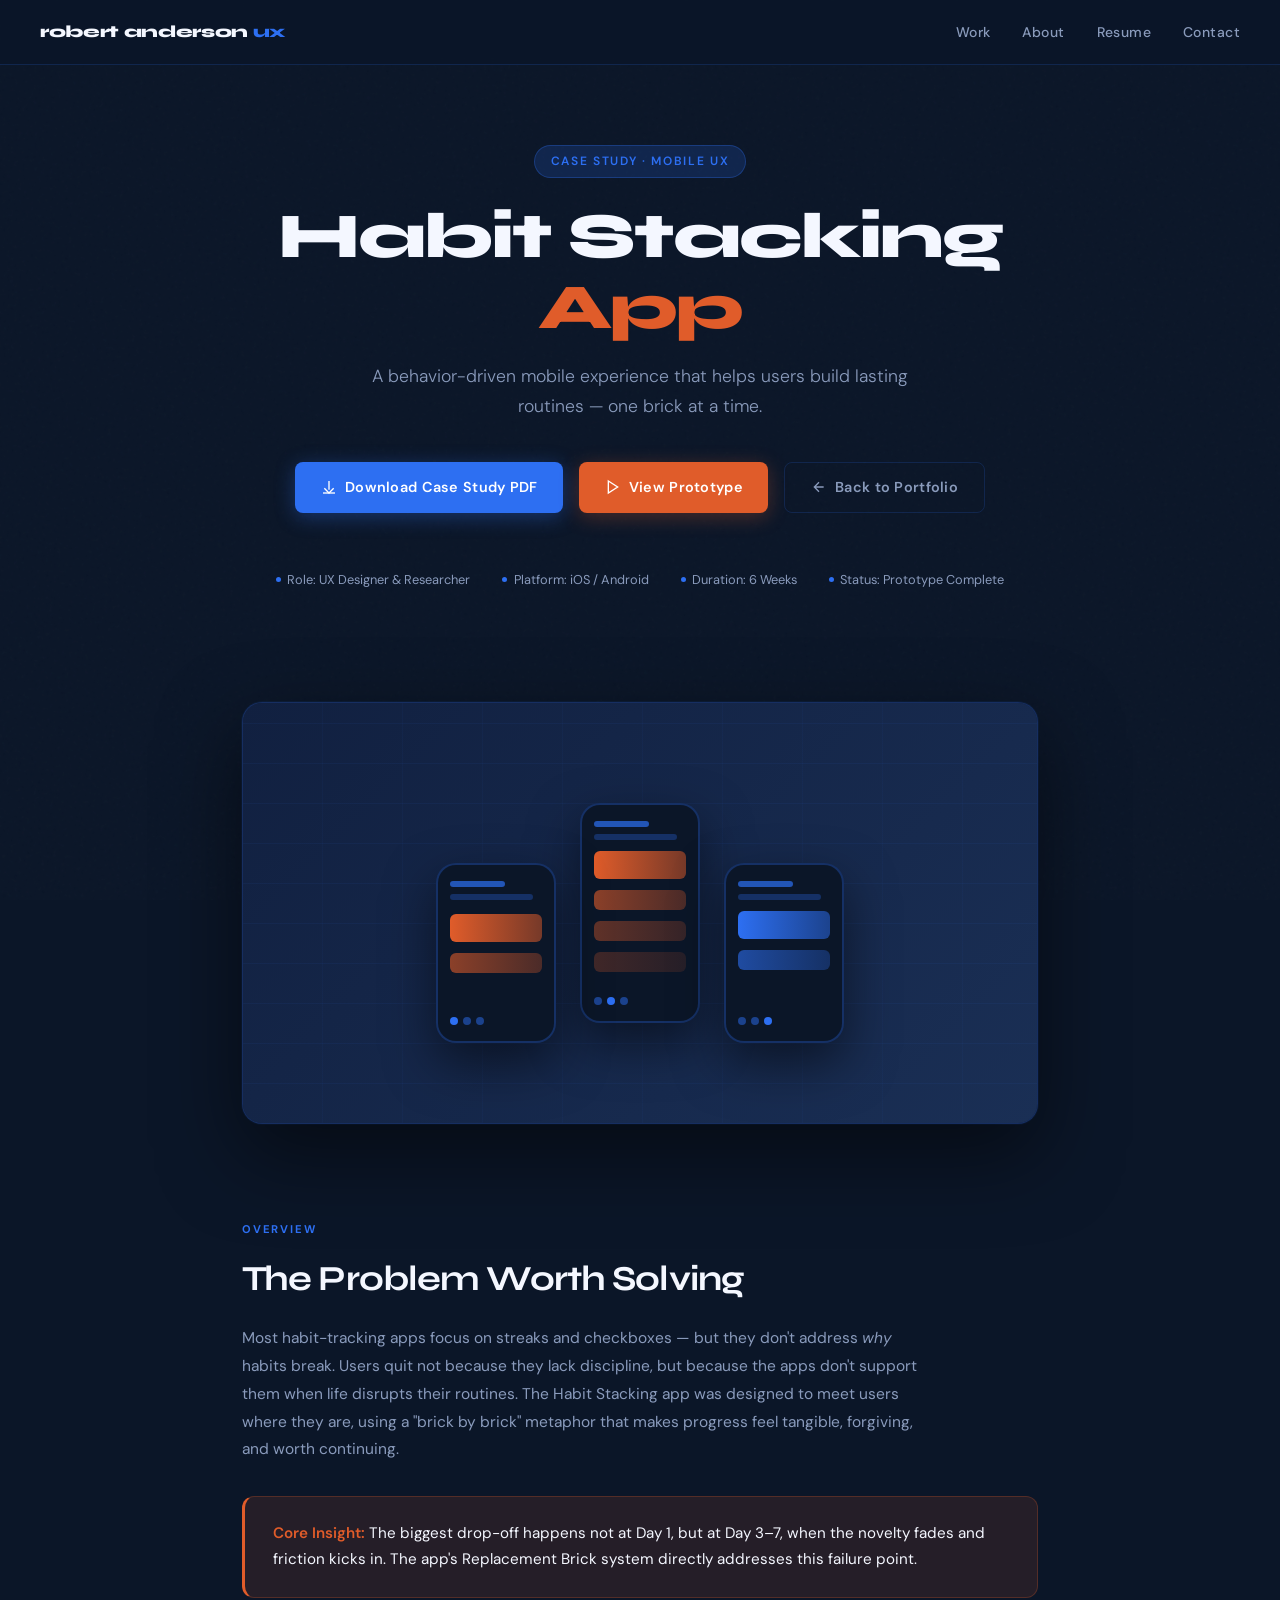
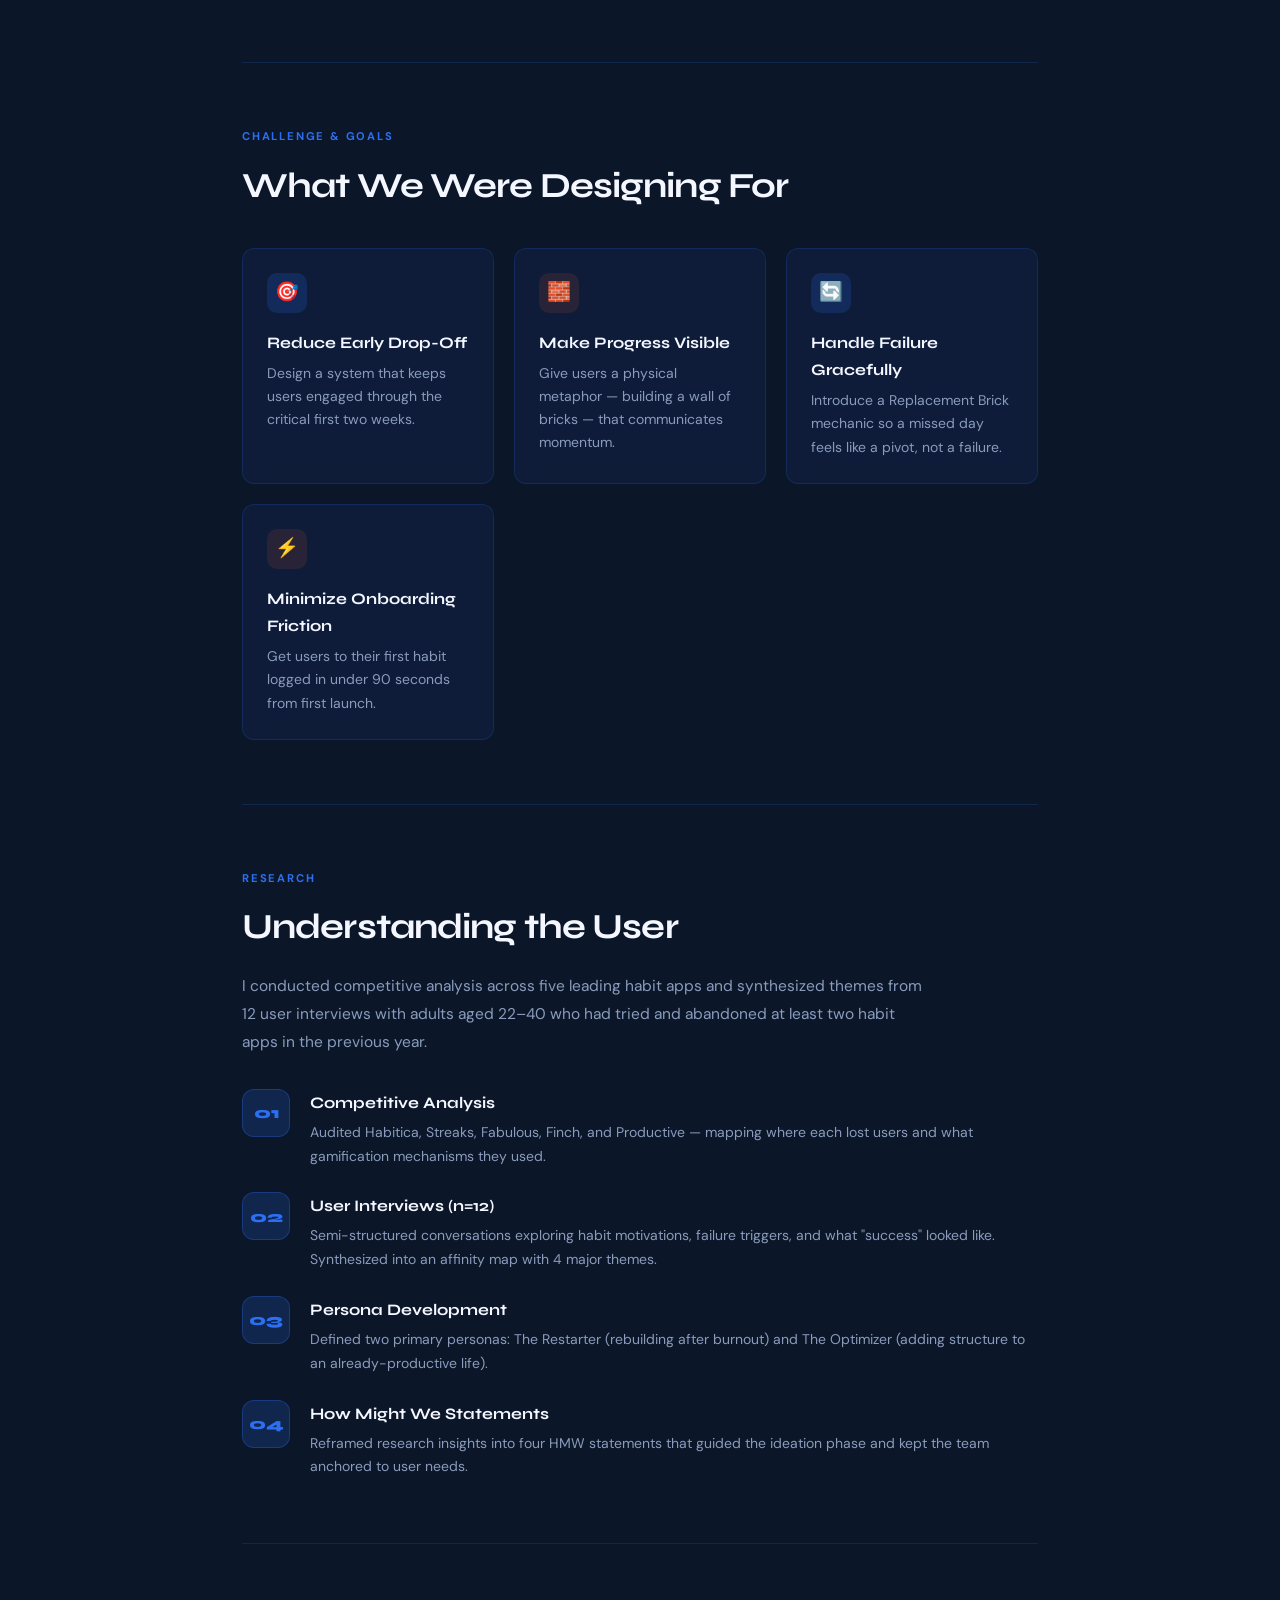
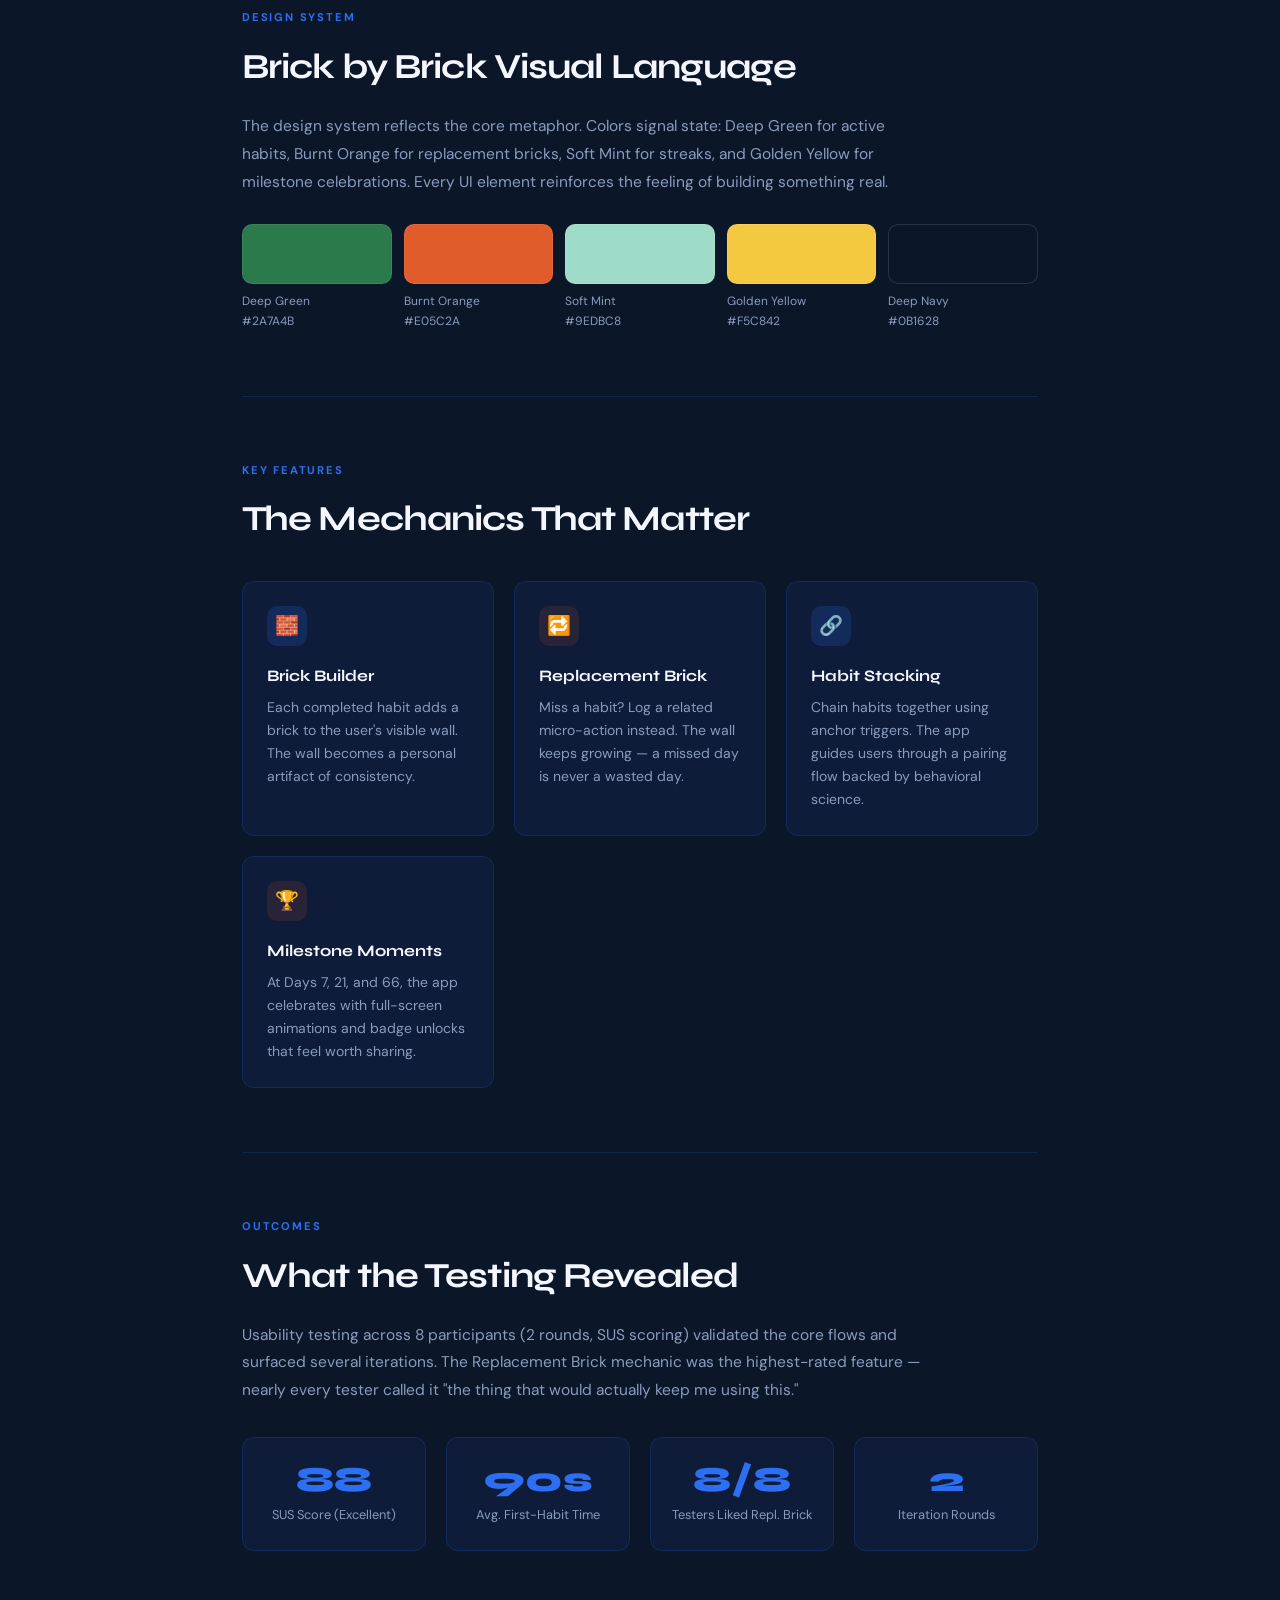
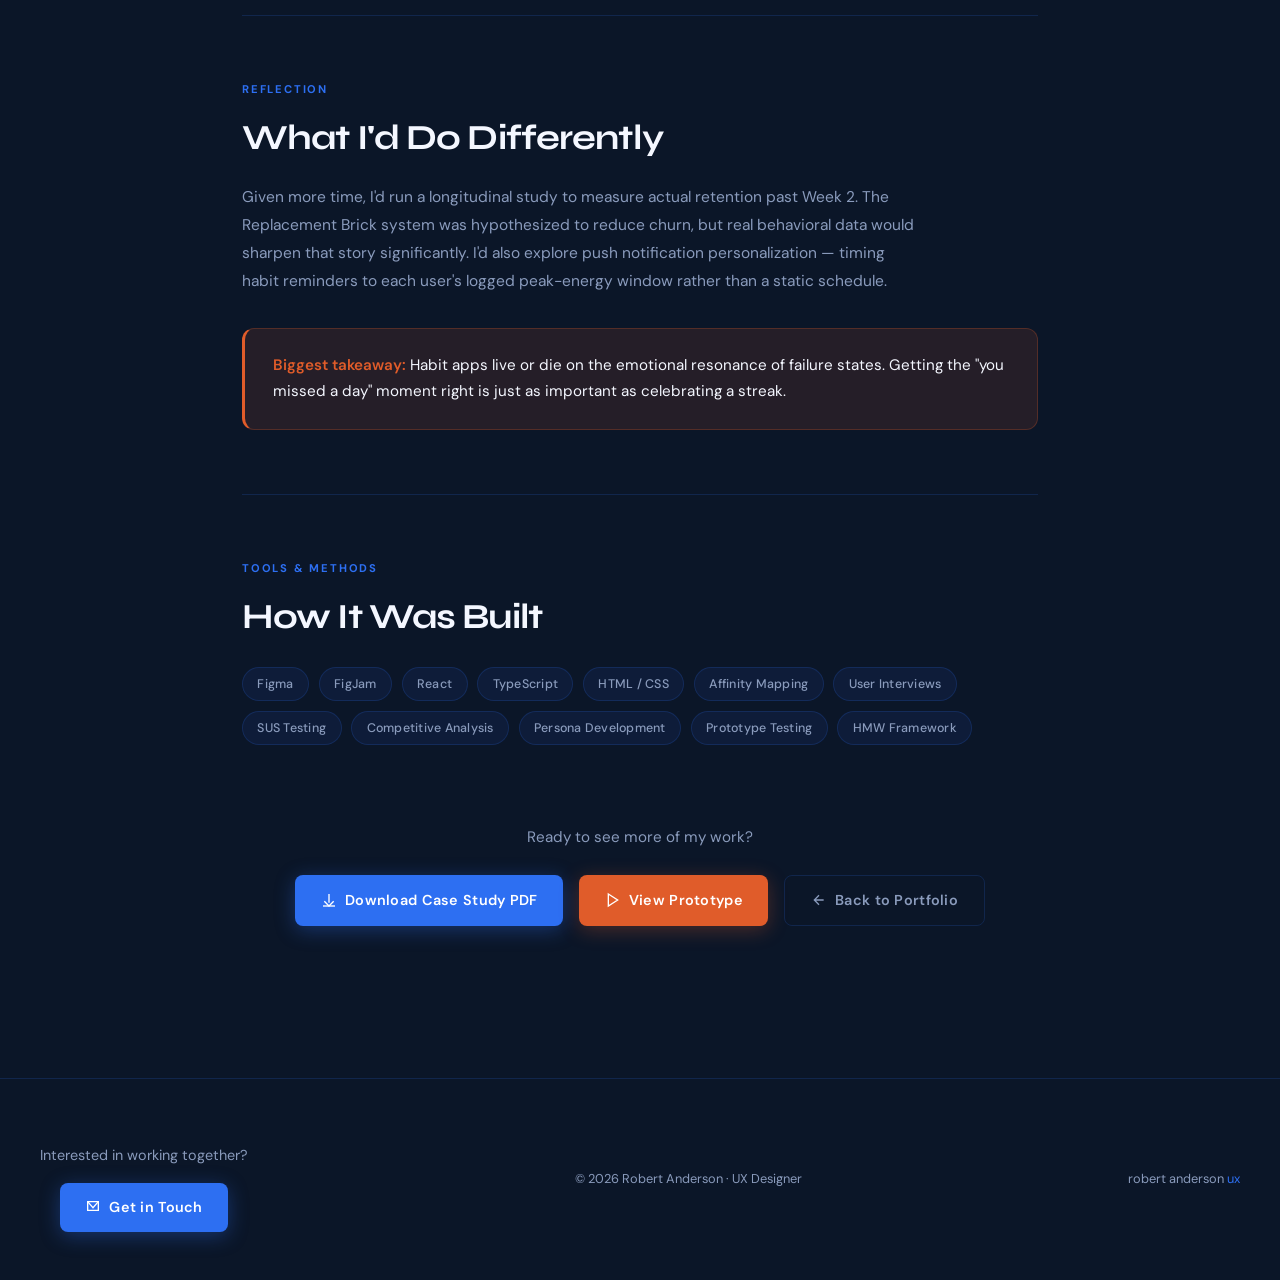
<file: habit-stacking.html>
<!DOCTYPE html>
<html lang="en">
<head>
  <meta charset="UTF-8" />
  <meta name="viewport" content="width=device-width, initial-scale=1.0" />
  <title>Habit Stacking · Robert Anderson UX</title>
  <link rel="preconnect" href="https://fonts.googleapis.com" />
  <link rel="preconnect" href="https://fonts.gstatic.com" crossorigin />
  <link href="https://fonts.googleapis.com/css2?family=Syne:wght@400;600;700;800&family=DM+Sans:ital,wght@0,300;0,400;0,500;1,300&display=swap" rel="stylesheet" />
  <style>
    /* ─── DESIGN TOKENS ─── */
    :root {
      --navy:        #0B1628;
      --navy-mid:    #112040;
      --navy-light:  #1A2F55;
      --electric:    #2D6FF2;
      --electric-glow: rgba(45, 111, 242, 0.18);
      --burnt:       #E05C2A;
      --burnt-light: rgba(224, 92, 42, 0.12);
      --white:       #F4F7FF;
      --muted:       #8A9BBC;
      --card-bg:     rgba(17, 32, 64, 0.7);
      --border:      rgba(45, 111, 242, 0.18);
      --font-display: 'Syne', sans-serif;
      --font-body:    'DM Sans', sans-serif;
      --radius:       12px;
      --radius-lg:    20px;
    }

    /* ─── RESET ─── */
    *, *::before, *::after { box-sizing: border-box; margin: 0; padding: 0; }
    html { scroll-behavior: smooth; }
    body {
      background-color: var(--navy);
      color: var(--white);
      font-family: var(--font-body);
      font-size: 1rem;
      line-height: 1.7;
      overflow-x: hidden;
    }
    img { display: block; max-width: 100%; }
    a { color: inherit; text-decoration: none; }

    /* ─── NOISE TEXTURE OVERLAY ─── */
    body::before {
      content: '';
      position: fixed;
      inset: 0;
      background-image: url("data:image/svg+xml,%3Csvg viewBox='0 0 256 256' xmlns='http://www.w3.org/2000/svg'%3E%3Cfilter id='noise'%3E%3CfeTurbulence type='fractalNoise' baseFrequency='0.9' numOctaves='4' stitchTiles='stitch'/%3E%3C/filter%3E%3Crect width='100%25' height='100%25' filter='url(%23noise)' opacity='0.04'/%3E%3C/svg%3E");
      pointer-events: none;
      z-index: 0;
      opacity: 0.5;
    }

    /* ─── NAV ─── */
    nav {
      position: sticky;
      top: 0;
      z-index: 100;
      display: flex;
      align-items: center;
      justify-content: space-between;
      padding: 1.1rem 2.5rem;
      background: rgba(11, 22, 40, 0.88);
      backdrop-filter: blur(14px);
      border-bottom: 1px solid var(--border);
    }
    .nav-logo {
      font-family: var(--font-display);
      font-weight: 800;
      font-size: 1.05rem;
      letter-spacing: -0.02em;
      color: var(--white);
    }
    .nav-logo span { color: var(--electric); }
    .nav-links {
      display: flex;
      gap: 2rem;
      list-style: none;
    }
    .nav-links a {
      font-size: 0.875rem;
      font-weight: 500;
      color: var(--muted);
      letter-spacing: 0.03em;
      transition: color 0.2s;
    }
    .nav-links a:hover { color: var(--white); }

    /* ─── HERO ─── */
    .hero {
      position: relative;
      z-index: 1;
      max-width: 900px;
      margin: 0 auto;
      padding: 5rem 2rem 3rem;
      text-align: center;
    }
    .hero-eyebrow {
      display: inline-block;
      font-size: 0.75rem;
      font-weight: 600;
      letter-spacing: 0.14em;
      text-transform: uppercase;
      color: var(--electric);
      background: var(--electric-glow);
      border: 1px solid rgba(45, 111, 242, 0.3);
      border-radius: 100px;
      padding: 0.35rem 1rem;
      margin-bottom: 1.5rem;
    }
    .hero h1 {
      font-family: var(--font-display);
      font-size: clamp(2.4rem, 6vw, 4rem);
      font-weight: 800;
      line-height: 1.1;
      letter-spacing: -0.03em;
      color: var(--white);
      margin-bottom: 1.2rem;
    }
    .hero h1 em {
      font-style: normal;
      color: var(--burnt);
    }
    .hero-sub {
      font-size: 1.1rem;
      color: var(--muted);
      max-width: 600px;
      margin: 0 auto 2.5rem;
      font-weight: 300;
    }

    /* ─── CTA BUTTONS ─── */
    .cta-group {
      display: flex;
      flex-wrap: wrap;
      gap: 1rem;
      justify-content: center;
      margin-bottom: 3.5rem;
    }
    .btn {
      display: inline-flex;
      align-items: center;
      gap: 0.5rem;
      font-family: var(--font-body);
      font-size: 0.9rem;
      font-weight: 600;
      letter-spacing: 0.02em;
      padding: 0.75rem 1.6rem;
      border-radius: 8px;
      cursor: pointer;
      border: none;
      transition: transform 0.18s ease, box-shadow 0.18s ease, background 0.18s ease;
      text-decoration: none;
    }
    .btn:hover { transform: translateY(-2px); }
    .btn-primary {
      background: var(--electric);
      color: #fff;
      box-shadow: 0 4px 20px rgba(45, 111, 242, 0.35);
    }
    .btn-primary:hover { box-shadow: 0 6px 28px rgba(45, 111, 242, 0.5); }
    .btn-accent {
      background: var(--burnt);
      color: #fff;
      box-shadow: 0 4px 20px rgba(224, 92, 42, 0.3);
    }
    .btn-accent:hover { box-shadow: 0 6px 28px rgba(224, 92, 42, 0.45); }
    .btn-outline {
      background: transparent;
      color: var(--muted);
      border: 1px solid var(--border);
    }
    .btn-outline:hover { color: var(--white); border-color: rgba(45, 111, 242, 0.5); }

    /* icon within btn */
    .btn svg { flex-shrink: 0; }

    /* ─── META STRIP ─── */
    .meta-strip {
      display: flex;
      flex-wrap: wrap;
      justify-content: center;
      gap: 0.5rem 2rem;
      font-size: 0.8rem;
      color: var(--muted);
      margin-bottom: 4rem;
    }
    .meta-strip span { display: flex; align-items: center; gap: 0.4rem; }
    .meta-dot {
      width: 5px; height: 5px;
      border-radius: 50%;
      background: var(--electric);
      display: inline-block;
    }

    /* ─── HERO IMAGE FRAME ─── */
    .hero-frame {
      position: relative;
      max-width: 860px;
      margin: 0 auto 6rem;
      z-index: 1;
      padding: 0 2rem;
    }
    .hero-frame-inner {
      border-radius: var(--radius-lg);
      overflow: hidden;
      border: 1px solid var(--border);
      background: var(--navy-mid);
      box-shadow: 0 30px 80px rgba(0,0,0,0.5), 0 0 0 1px rgba(45,111,242,0.08);
    }
    .hero-mockup {
      width: 100%;
      height: 420px;
      background: linear-gradient(135deg, var(--navy-mid) 0%, var(--navy-light) 100%);
      display: flex;
      align-items: center;
      justify-content: center;
      position: relative;
      overflow: hidden;
    }
    /* brick pattern */
    .hero-mockup::before {
      content: '';
      position: absolute;
      inset: 0;
      background-image:
        repeating-linear-gradient(
          0deg,
          transparent,
          transparent 39px,
          rgba(45,111,242,0.06) 39px,
          rgba(45,111,242,0.06) 40px
        ),
        repeating-linear-gradient(
          90deg,
          transparent,
          transparent 79px,
          rgba(45,111,242,0.04) 79px,
          rgba(45,111,242,0.04) 80px
        );
    }
    .mockup-phones {
      display: flex;
      align-items: flex-end;
      gap: 1.5rem;
      position: relative;
      z-index: 2;
    }
    .phone {
      width: 120px;
      border-radius: 20px;
      border: 2px solid rgba(45,111,242,0.3);
      background: var(--navy);
      overflow: hidden;
      box-shadow: 0 20px 50px rgba(0,0,0,0.5);
      transition: transform 0.4s ease;
    }
    .phone:hover { transform: translateY(-8px); }
    .phone-tall { height: 220px; }
    .phone-short { height: 180px; transform: translateY(20px); }
    .phone-inner {
      height: 100%;
      padding: 1rem 0.75rem;
      display: flex;
      flex-direction: column;
      gap: 0.4rem;
    }
    .p-bar { height: 6px; border-radius: 4px; background: var(--electric); opacity: 0.7; }
    .p-bar-sm { width: 60%; }
    .p-bar-lg { width: 90%; }
    .p-brick {
      height: 28px;
      border-radius: 6px;
      background: linear-gradient(90deg, var(--burnt) 0%, rgba(224,92,42,0.5) 100%);
      margin-top: 0.3rem;
    }
    .p-brick-sm { height: 20px; opacity: 0.6; }
    .p-dot-row {
      display: flex;
      gap: 0.3rem;
      margin-top: auto;
    }
    .p-dot {
      width: 8px; height: 8px;
      border-radius: 50%;
      background: var(--electric);
      opacity: 0.5;
    }
    .p-dot.active { opacity: 1; }

    /* ─── MAIN CONTENT ─── */
    .content-wrap {
      max-width: 860px;
      margin: 0 auto;
      padding: 0 2rem;
      position: relative;
      z-index: 1;
    }

    /* ─── SECTION LABEL ─── */
    .section-label {
      font-size: 0.7rem;
      font-weight: 700;
      letter-spacing: 0.16em;
      text-transform: uppercase;
      color: var(--electric);
      margin-bottom: 0.6rem;
    }
    .section-title {
      font-family: var(--font-display);
      font-size: clamp(1.5rem, 3vw, 2.2rem);
      font-weight: 700;
      letter-spacing: -0.025em;
      color: var(--white);
      margin-bottom: 1rem;
    }
    .section-body {
      color: var(--muted);
      font-size: 0.97rem;
      line-height: 1.8;
      max-width: 680px;
    }

    /* ─── DIVIDER ─── */
    .divider {
      height: 1px;
      background: var(--border);
      margin: 4rem 0;
    }

    /* ─── CARDS GRID ─── */
    .cards-grid {
      display: grid;
      grid-template-columns: repeat(auto-fit, minmax(240px, 1fr));
      gap: 1.25rem;
      margin-top: 2rem;
    }
    .card {
      background: var(--card-bg);
      border: 1px solid var(--border);
      border-radius: var(--radius);
      padding: 1.5rem;
      backdrop-filter: blur(8px);
      transition: border-color 0.2s, transform 0.2s;
    }
    .card:hover {
      border-color: rgba(45, 111, 242, 0.4);
      transform: translateY(-3px);
    }
    .card-icon {
      width: 40px; height: 40px;
      border-radius: 10px;
      display: flex; align-items: center; justify-content: center;
      margin-bottom: 1rem;
      font-size: 1.2rem;
    }
    .card-icon-blue { background: var(--electric-glow); }
    .card-icon-burnt { background: var(--burnt-light); }
    .card h3 {
      font-family: var(--font-display);
      font-size: 1rem;
      font-weight: 700;
      color: var(--white);
      margin-bottom: 0.4rem;
    }
    .card p {
      font-size: 0.875rem;
      color: var(--muted);
      line-height: 1.65;
    }

    /* ─── PROCESS STEPS ─── */
    .process-list { margin-top: 2rem; display: flex; flex-direction: column; gap: 1.5rem; }
    .process-step {
      display: grid;
      grid-template-columns: 48px 1fr;
      gap: 1.25rem;
      align-items: start;
    }
    .step-num {
      width: 48px; height: 48px;
      border-radius: 12px;
      background: var(--electric-glow);
      border: 1px solid rgba(45,111,242,0.3);
      display: flex; align-items: center; justify-content: center;
      font-family: var(--font-display);
      font-size: 1rem;
      font-weight: 800;
      color: var(--electric);
      flex-shrink: 0;
    }
    .step-content h4 {
      font-family: var(--font-display);
      font-size: 1rem;
      font-weight: 700;
      color: var(--white);
      margin-bottom: 0.3rem;
    }
    .step-content p { font-size: 0.875rem; color: var(--muted); }

    /* ─── INSIGHT CALLOUT ─── */
    .insight-box {
      background: var(--burnt-light);
      border: 1px solid rgba(224, 92, 42, 0.25);
      border-left: 3px solid var(--burnt);
      border-radius: var(--radius);
      padding: 1.5rem 1.75rem;
      margin: 2rem 0;
      font-size: 0.95rem;
      color: var(--white);
      line-height: 1.7;
    }
    .insight-box strong { color: var(--burnt); font-weight: 600; }

    /* ─── OUTCOMES GRID ─── */
    .outcomes-grid {
      display: grid;
      grid-template-columns: repeat(auto-fit, minmax(160px, 1fr));
      gap: 1.25rem;
      margin-top: 2rem;
    }
    .outcome-card {
      background: var(--card-bg);
      border: 1px solid var(--border);
      border-radius: var(--radius);
      padding: 1.5rem 1.25rem;
      text-align: center;
      backdrop-filter: blur(8px);
    }
    .outcome-num {
      font-family: var(--font-display);
      font-size: 2.2rem;
      font-weight: 800;
      color: var(--electric);
      line-height: 1;
      margin-bottom: 0.4rem;
    }
    .outcome-label { font-size: 0.8rem; color: var(--muted); }

    /* ─── TOOLS PILLS ─── */
    .tools-list {
      display: flex;
      flex-wrap: wrap;
      gap: 0.6rem;
      margin-top: 1.25rem;
    }
    .pill {
      font-size: 0.78rem;
      font-weight: 500;
      padding: 0.35rem 0.9rem;
      border-radius: 100px;
      background: var(--card-bg);
      border: 1px solid var(--border);
      color: var(--muted);
      letter-spacing: 0.02em;
    }

    /* ─── BOTTOM CTA ─── */
    .bottom-cta {
      text-align: center;
      padding: 5rem 2rem 6rem;
      position: relative;
      z-index: 1;
    }
    .bottom-cta p {
      color: var(--muted);
      margin-bottom: 1.5rem;
      font-size: 0.95rem;
    }

    /* ─── FOOTER ─── */
    footer {
      border-top: 1px solid var(--border);
      padding: 2rem 2.5rem;
      display: flex;
      justify-content: space-between;
      align-items: center;
      font-size: 0.8rem;
      color: var(--muted);
      position: relative;
      z-index: 1;
    }

    /* ─── FADE IN ANIMATION ─── */
    @keyframes fadeUp {
      from { opacity: 0; transform: translateY(24px); }
      to   { opacity: 1; transform: translateY(0); }
    }
    .fade-up {
      animation: fadeUp 0.7s ease both;
    }
    .fade-up-1 { animation-delay: 0.1s; }
    .fade-up-2 { animation-delay: 0.22s; }
    .fade-up-3 { animation-delay: 0.34s; }
    .fade-up-4 { animation-delay: 0.46s; }

    /* ─── RESPONSIVE ─── */
    @media (max-width: 640px) {
      nav { padding: 1rem 1.25rem; }
      .nav-links { gap: 1.2rem; }
      .hero { padding: 3.5rem 1.25rem 2rem; }
      .content-wrap { padding: 0 1.25rem; }
      .hero-frame { padding: 0 1.25rem; }
      footer { flex-direction: column; gap: 0.75rem; text-align: center; }
      .mockup-phones { gap: 1rem; }
      .phone { width: 96px; }
    }
  </style>
</head>
<body>

  <!-- ─── NAV ─── -->
  <nav>
    <a href="index.html" class="nav-logo">robert anderson <span>ux</span></a>
    <ul class="nav-links">
      <li><a href="index.html#work">Work</a></li>
      <li><a href="index.html#about">About</a></li>
      <li><a href="index.html#resume">Resume</a></li>
      <li><a href="index.html#contact">Contact</a></li>
    </ul>
  </nav>

  <!-- ─── HERO ─── -->
  <section class="hero">
    <div class="hero-eyebrow fade-up fade-up-1">Case Study · Mobile UX</div>
    <h1 class="fade-up fade-up-2">Habit Stacking <em>App</em></h1>
    <p class="hero-sub fade-up fade-up-3">
      A behavior-driven mobile experience that helps users build lasting routines —
      one brick at a time.
    </p>
    <div class="cta-group fade-up fade-up-4">
      <!-- Download PDF: update href to your actual PDF path -->
      <a href="habit-stacking-portfolio.pdf" download class="btn btn-primary">
        <svg width="16" height="16" fill="none" stroke="currentColor" stroke-width="2" viewBox="0 0 24 24"><path d="M12 3v13M5 14l7 7 7-7"/><path d="M3 21h18"/></svg>
        Download Case Study PDF
      </a>
      <a href="https://www.figma.com/make/xKV1dRxRbEqyvW3PDHMglJ/Habit-Stacking-App?p=f&t=L27trNGNlG98WnLS-0&fullscreen=1" target="_blank" class="btn btn-accent">
        <svg width="16" height="16" fill="none" stroke="currentColor" stroke-width="2" viewBox="0 0 24 24"><polygon points="5 3 19 12 5 21 5 3"/></svg>
        View Prototype
      </a>
      <a href="index.html" class="btn btn-outline">
        <svg width="16" height="16" fill="none" stroke="currentColor" stroke-width="2" viewBox="0 0 24 24"><path d="M19 12H5M12 5l-7 7 7 7"/></svg>
        Back to Portfolio
      </a>
    </div>
    <div class="meta-strip fade-up fade-up-4">
      <span><span class="meta-dot"></span> Role: UX Designer &amp; Researcher</span>
      <span><span class="meta-dot"></span> Platform: iOS / Android</span>
      <span><span class="meta-dot"></span> Duration: 6 Weeks</span>
      <span><span class="meta-dot"></span> Status: Prototype Complete</span>
    </div>
  </section>

  <!-- ─── HERO MOCKUP FRAME ─── -->
  <div class="hero-frame fade-up fade-up-4">
    <div class="hero-frame-inner">
      <div class="hero-mockup">
        <div class="mockup-phones">
          <!-- Phone 1 -->
          <div class="phone phone-short">
            <div class="phone-inner">
              <div class="p-bar p-bar-sm"></div>
              <div class="p-bar p-bar-lg" style="opacity:0.3;"></div>
              <div class="p-brick" style="margin-top:0.5rem;"></div>
              <div class="p-brick p-brick-sm"></div>
              <div class="p-dot-row">
                <div class="p-dot active"></div>
                <div class="p-dot"></div>
                <div class="p-dot"></div>
              </div>
            </div>
          </div>
          <!-- Phone 2 (center, tallest) -->
          <div class="phone phone-tall">
            <div class="phone-inner">
              <div class="p-bar p-bar-sm"></div>
              <div class="p-bar p-bar-lg" style="opacity:0.3;"></div>
              <div class="p-brick"></div>
              <div class="p-brick p-brick-sm"></div>
              <div class="p-brick p-brick-sm" style="opacity:0.4;"></div>
              <div class="p-brick p-brick-sm" style="opacity:0.25;"></div>
              <div class="p-dot-row">
                <div class="p-dot"></div>
                <div class="p-dot active"></div>
                <div class="p-dot"></div>
              </div>
            </div>
          </div>
          <!-- Phone 3 -->
          <div class="phone phone-short">
            <div class="phone-inner">
              <div class="p-bar p-bar-sm"></div>
              <div class="p-bar p-bar-lg" style="opacity:0.3;"></div>
              <div class="p-brick" style="background: linear-gradient(90deg, var(--electric) 0%, rgba(45,111,242,0.5) 100%);"></div>
              <div class="p-brick p-brick-sm" style="background: linear-gradient(90deg, var(--electric) 0%, rgba(45,111,242,0.5) 100%); opacity:0.6;"></div>
              <div class="p-dot-row">
                <div class="p-dot"></div>
                <div class="p-dot"></div>
                <div class="p-dot active"></div>
              </div>
            </div>
          </div>
        </div>
      </div>
    </div>
  </div>

  <!-- ─── MAIN CONTENT ─── -->
  <div class="content-wrap">

    <!-- Overview -->
    <section>
      <div class="section-label">Overview</div>
      <h2 class="section-title">The Problem Worth Solving</h2>
      <p class="section-body">
        Most habit-tracking apps focus on streaks and checkboxes — but they don't address
        <em>why</em> habits break. Users quit not because they lack discipline, but because
        the apps don't support them when life disrupts their routines. The Habit Stacking app
        was designed to meet users where they are, using a "brick by brick" metaphor that
        makes progress feel tangible, forgiving, and worth continuing.
      </p>

      <div class="insight-box">
        <strong>Core Insight:</strong> The biggest drop-off happens not at Day 1, but at Day 3–7,
        when the novelty fades and friction kicks in. The app's Replacement Brick system directly
        addresses this failure point.
      </div>
    </section>

    <div class="divider"></div>

    <!-- Challenge + Goals -->
    <section>
      <div class="section-label">Challenge &amp; Goals</div>
      <h2 class="section-title">What We Were Designing For</h2>
      <div class="cards-grid">
        <div class="card">
          <div class="card-icon card-icon-blue">🎯</div>
          <h3>Reduce Early Drop-Off</h3>
          <p>Design a system that keeps users engaged through the critical first two weeks.</p>
        </div>
        <div class="card">
          <div class="card-icon card-icon-burnt">🧱</div>
          <h3>Make Progress Visible</h3>
          <p>Give users a physical metaphor — building a wall of bricks — that communicates momentum.</p>
        </div>
        <div class="card">
          <div class="card-icon card-icon-blue">🔄</div>
          <h3>Handle Failure Gracefully</h3>
          <p>Introduce a Replacement Brick mechanic so a missed day feels like a pivot, not a failure.</p>
        </div>
        <div class="card">
          <div class="card-icon card-icon-burnt">⚡</div>
          <h3>Minimize Onboarding Friction</h3>
          <p>Get users to their first habit logged in under 90 seconds from first launch.</p>
        </div>
      </div>
    </section>

    <div class="divider"></div>

    <!-- Research -->
    <section>
      <div class="section-label">Research</div>
      <h2 class="section-title">Understanding the User</h2>
      <p class="section-body">
        I conducted competitive analysis across five leading habit apps and synthesized
        themes from 12 user interviews with adults aged 22–40 who had tried and abandoned
        at least two habit apps in the previous year.
      </p>
      <div class="process-list" style="margin-top: 2rem;">
        <div class="process-step">
          <div class="step-num">01</div>
          <div class="step-content">
            <h4>Competitive Analysis</h4>
            <p>Audited Habitica, Streaks, Fabulous, Finch, and Productive — mapping where each lost users and what gamification mechanisms they used.</p>
          </div>
        </div>
        <div class="process-step">
          <div class="step-num">02</div>
          <div class="step-content">
            <h4>User Interviews (n=12)</h4>
            <p>Semi-structured conversations exploring habit motivations, failure triggers, and what "success" looked like. Synthesized into an affinity map with 4 major themes.</p>
          </div>
        </div>
        <div class="process-step">
          <div class="step-num">03</div>
          <div class="step-content">
            <h4>Persona Development</h4>
            <p>Defined two primary personas: The Restarter (rebuilding after burnout) and The Optimizer (adding structure to an already-productive life).</p>
          </div>
        </div>
        <div class="process-step">
          <div class="step-num">04</div>
          <div class="step-content">
            <h4>How Might We Statements</h4>
            <p>Reframed research insights into four HMW statements that guided the ideation phase and kept the team anchored to user needs.</p>
          </div>
        </div>
      </div>
    </section>

    <div class="divider"></div>

    <!-- Design System -->
    <section>
      <div class="section-label">Design System</div>
      <h2 class="section-title">Brick by Brick Visual Language</h2>
      <p class="section-body">
        The design system reflects the core metaphor. Colors signal state: Deep Green for
        active habits, Burnt Orange for replacement bricks, Soft Mint for streaks, and
        Golden Yellow for milestone celebrations. Every UI element reinforces the feeling
        of building something real.
      </p>

      <!-- Color palette display -->
      <div style="display:flex; flex-wrap:wrap; gap:0.75rem; margin-top:1.75rem;">
        <div style="flex:1; min-width:100px;">
          <div style="height:60px; border-radius:10px; background:#2A7A4B; border:1px solid rgba(255,255,255,0.08);"></div>
          <p style="font-size:0.75rem; color:var(--muted); margin-top:0.4rem;">Deep Green<br>#2A7A4B</p>
        </div>
        <div style="flex:1; min-width:100px;">
          <div style="height:60px; border-radius:10px; background:#E05C2A; border:1px solid rgba(255,255,255,0.08);"></div>
          <p style="font-size:0.75rem; color:var(--muted); margin-top:0.4rem;">Burnt Orange<br>#E05C2A</p>
        </div>
        <div style="flex:1; min-width:100px;">
          <div style="height:60px; border-radius:10px; background:#9EDBC8; border:1px solid rgba(255,255,255,0.08);"></div>
          <p style="font-size:0.75rem; color:var(--muted); margin-top:0.4rem;">Soft Mint<br>#9EDBC8</p>
        </div>
        <div style="flex:1; min-width:100px;">
          <div style="height:60px; border-radius:10px; background:#F5C842; border:1px solid rgba(255,255,255,0.08);"></div>
          <p style="font-size:0.75rem; color:var(--muted); margin-top:0.4rem;">Golden Yellow<br>#F5C842</p>
        </div>
        <div style="flex:1; min-width:100px;">
          <div style="height:60px; border-radius:10px; background:#0B1628; border:1px solid rgba(255,255,255,0.12);"></div>
          <p style="font-size:0.75rem; color:var(--muted); margin-top:0.4rem;">Deep Navy<br>#0B1628</p>
        </div>
      </div>
    </section>

    <div class="divider"></div>

    <!-- Key Features -->
    <section>
      <div class="section-label">Key Features</div>
      <h2 class="section-title">The Mechanics That Matter</h2>
      <div class="cards-grid">
        <div class="card">
          <div class="card-icon card-icon-blue">🧱</div>
          <h3>Brick Builder</h3>
          <p>Each completed habit adds a brick to the user's visible wall. The wall becomes a personal artifact of consistency.</p>
        </div>
        <div class="card">
          <div class="card-icon card-icon-burnt">🔁</div>
          <h3>Replacement Brick</h3>
          <p>Miss a habit? Log a related micro-action instead. The wall keeps growing — a missed day is never a wasted day.</p>
        </div>
        <div class="card">
          <div class="card-icon card-icon-blue">🔗</div>
          <h3>Habit Stacking</h3>
          <p>Chain habits together using anchor triggers. The app guides users through a pairing flow backed by behavioral science.</p>
        </div>
        <div class="card">
          <div class="card-icon card-icon-burnt">🏆</div>
          <h3>Milestone Moments</h3>
          <p>At Days 7, 21, and 66, the app celebrates with full-screen animations and badge unlocks that feel worth sharing.</p>
        </div>
      </div>
    </section>

    <div class="divider"></div>

    <!-- Outcomes -->
    <section>
      <div class="section-label">Outcomes</div>
      <h2 class="section-title">What the Testing Revealed</h2>
      <p class="section-body">
        Usability testing across 8 participants (2 rounds, SUS scoring) validated the core
        flows and surfaced several iterations. The Replacement Brick mechanic was the
        highest-rated feature — nearly every tester called it "the thing that would actually
        keep me using this."
      </p>
      <div class="outcomes-grid">
        <div class="outcome-card">
          <div class="outcome-num">88</div>
          <div class="outcome-label">SUS Score (Excellent)</div>
        </div>
        <div class="outcome-card">
          <div class="outcome-num">90s</div>
          <div class="outcome-label">Avg. First-Habit Time</div>
        </div>
        <div class="outcome-card">
          <div class="outcome-num">8/8</div>
          <div class="outcome-label">Testers Liked Repl. Brick</div>
        </div>
        <div class="outcome-card">
          <div class="outcome-num">2</div>
          <div class="outcome-label">Iteration Rounds</div>
        </div>
      </div>
    </section>

    <div class="divider"></div>

    <!-- Reflection -->
    <section>
      <div class="section-label">Reflection</div>
      <h2 class="section-title">What I'd Do Differently</h2>
      <p class="section-body">
        Given more time, I'd run a longitudinal study to measure actual retention past Week 2.
        The Replacement Brick system was hypothesized to reduce churn, but real behavioral data
        would sharpen that story significantly. I'd also explore push notification personalization
        — timing habit reminders to each user's logged peak-energy window rather than a static
        schedule.
      </p>

      <div class="insight-box" style="margin-top:2rem;">
        <strong>Biggest takeaway:</strong> Habit apps live or die on the emotional resonance of
        failure states. Getting the "you missed a day" moment right is just as important as
        celebrating a streak.
      </div>
    </section>

    <div class="divider"></div>

    <!-- Tools -->
    <section>
      <div class="section-label">Tools &amp; Methods</div>
      <h2 class="section-title">How It Was Built</h2>
      <div class="tools-list">
        <span class="pill">Figma</span>
        <span class="pill">FigJam</span>
        <span class="pill">React</span>
        <span class="pill">TypeScript</span>
        <span class="pill">HTML / CSS</span>
        <span class="pill">Affinity Mapping</span>
        <span class="pill">User Interviews</span>
        <span class="pill">SUS Testing</span>
        <span class="pill">Competitive Analysis</span>
        <span class="pill">Persona Development</span>
        <span class="pill">Prototype Testing</span>
        <span class="pill">HMW Framework</span>
      </div>
    </section>

  </div><!-- /content-wrap -->

  <!-- ─── BOTTOM CTA ─── -->
  <div class="bottom-cta">
    <p>Ready to see more of my work?</p>
    <div class="cta-group">
      <a href="habit-stacking-portfolio.pdf" download class="btn btn-primary">
        <svg width="16" height="16" fill="none" stroke="currentColor" stroke-width="2" viewBox="0 0 24 24"><path d="M12 3v13M5 14l7 7 7-7"/><path d="M3 21h18"/></svg>
        Download Case Study PDF
      </a>
      <a href="https://www.figma.com/make/xKV1dRxRbEqyvW3PDHMglJ/Habit-Stacking-App?p=f&fullscreen=1" target="_blank" class="btn btn-accent">
        <svg width="16" height="16" fill="none" stroke="currentColor" stroke-width="2" viewBox="0 0 24 24"><polygon points="5 3 19 12 5 21 5 3"/></svg>
        View Prototype
      </a>
      <a href="index.html" class="btn btn-outline">
        <svg width="16" height="16" fill="none" stroke="currentColor" stroke-width="2" viewBox="0 0 24 24"><path d="M19 12H5M12 5l-7 7 7 7"/></svg>
        Back to Portfolio
      </a>
    </div>
  </div>

  <!-- ─── FOOTER ─── -->
  <footer>
     
<div style="text-align:center; padding: 2rem 0 1rem;">
  <p style="font-size:0.9rem; color:var(--muted); margin-bottom:1rem;">
    Interested in working together?
  </p>
  <a href="index.html#contact" class="btn btn-primary">
    <svg width="16" height="16" fill="none" stroke="currentColor" stroke-width="2" viewBox="0 0 24 24">
      <path d="M4 4h16v13H4z"/><path d="M4 4l8 9 8-9"/>
    </svg>
    Get in Touch
  </a>
</div>
 
    <span>© 2026 Robert Anderson · UX Designer</span>
    <span>robert anderson <span style="color:var(--electric);">ux</span></span>
  </footer>

</body>
</html>
</file>
